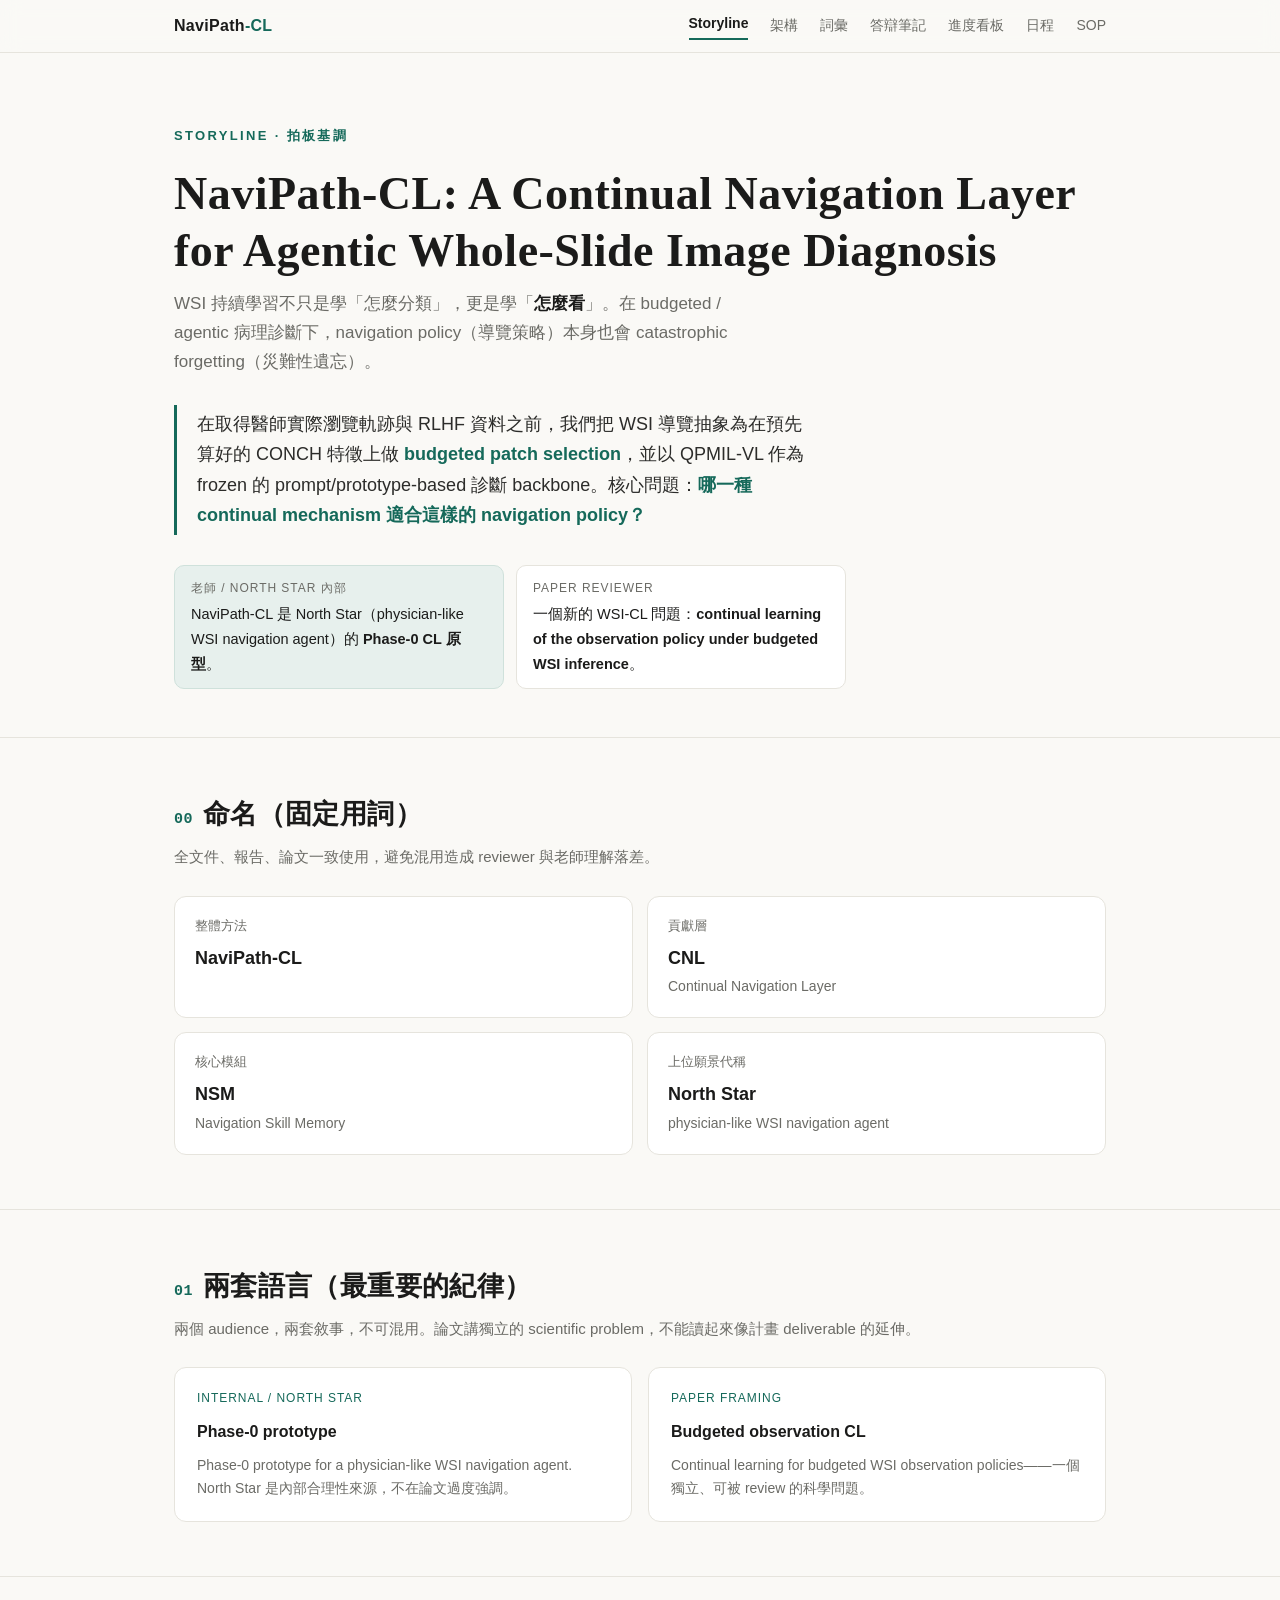
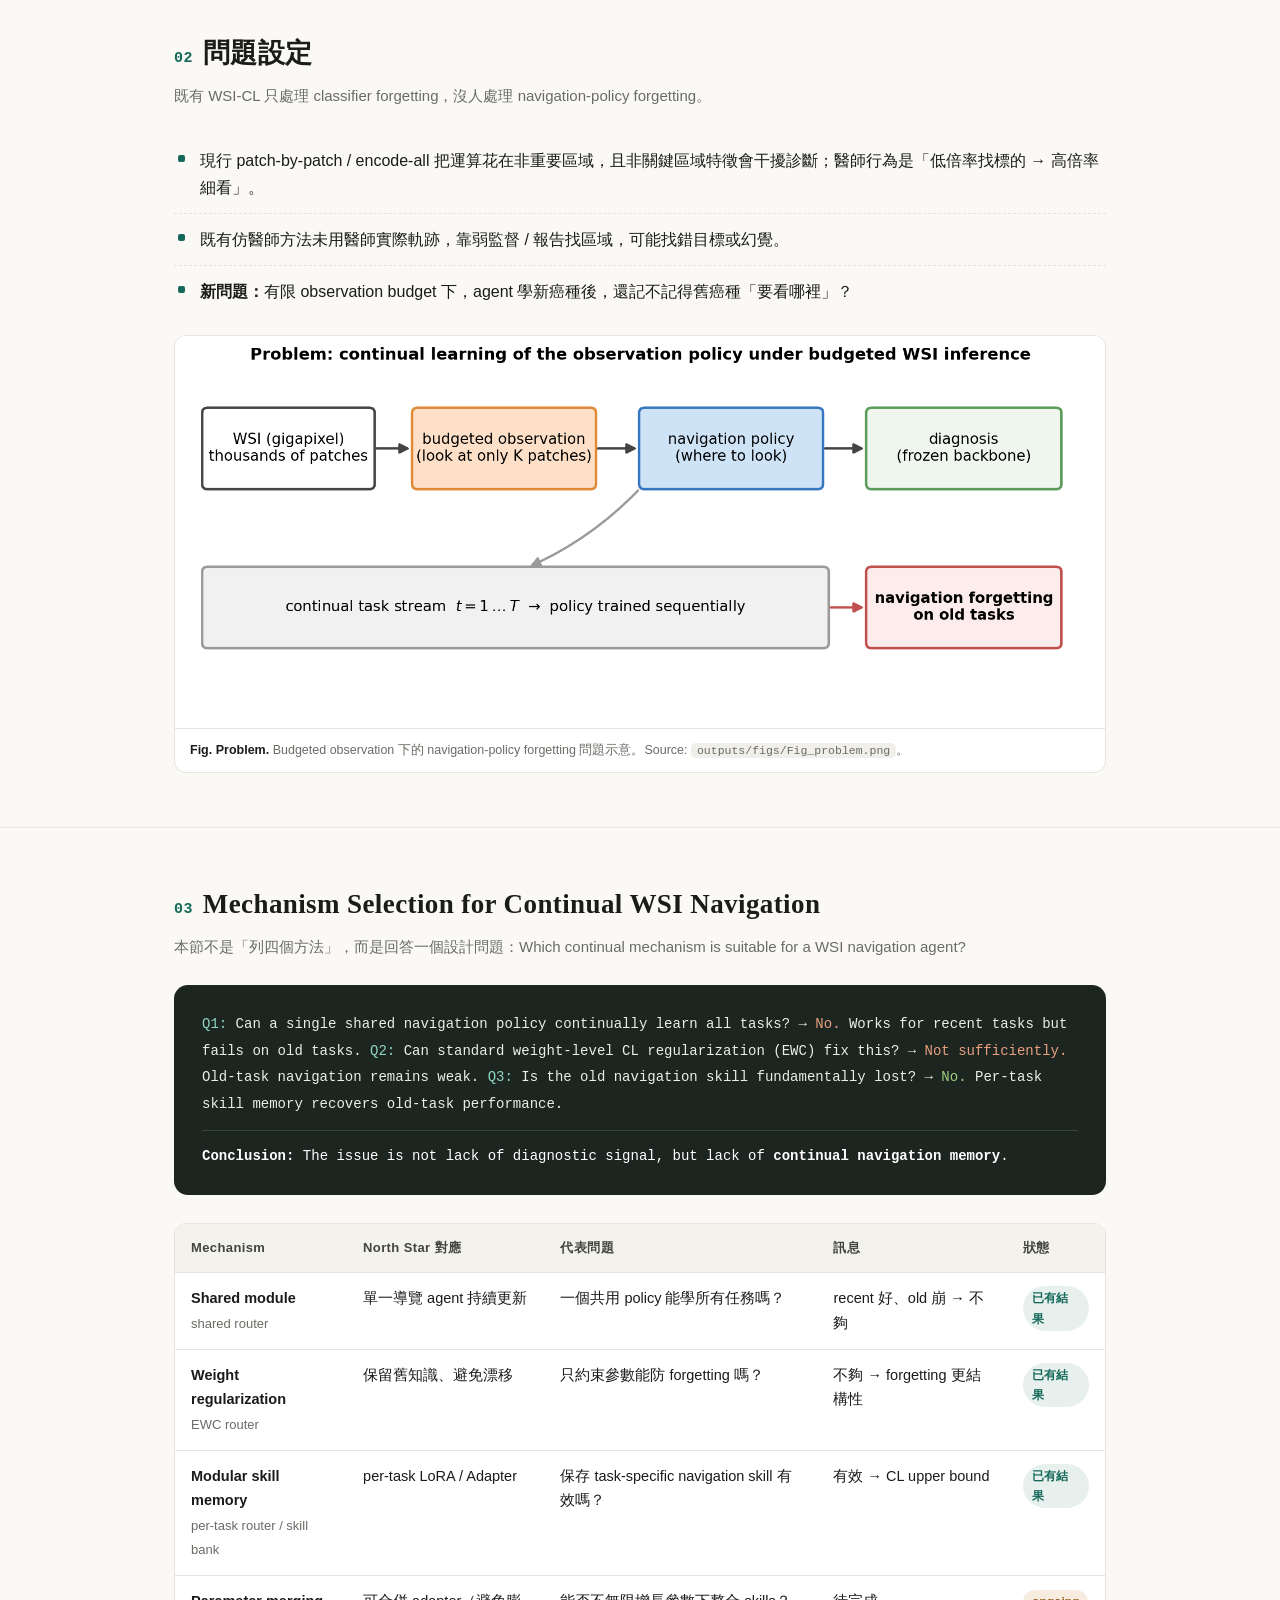
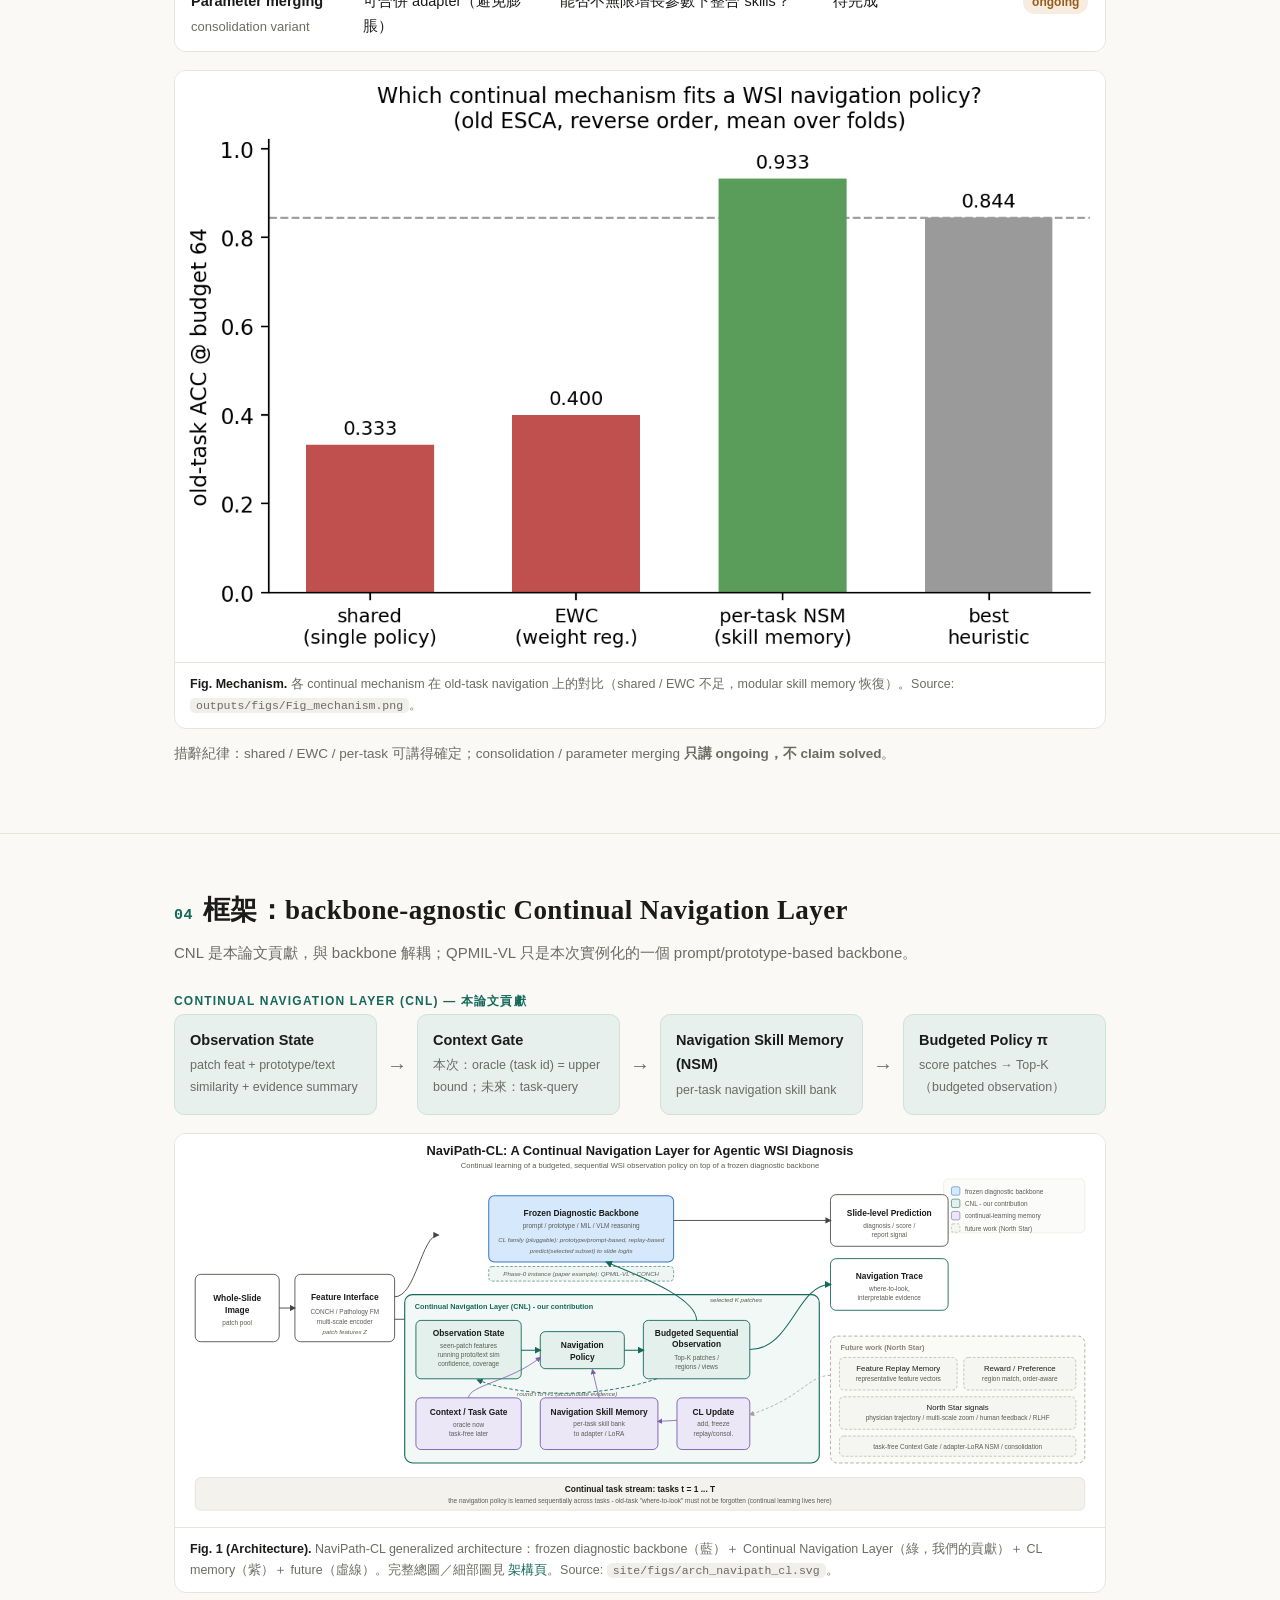
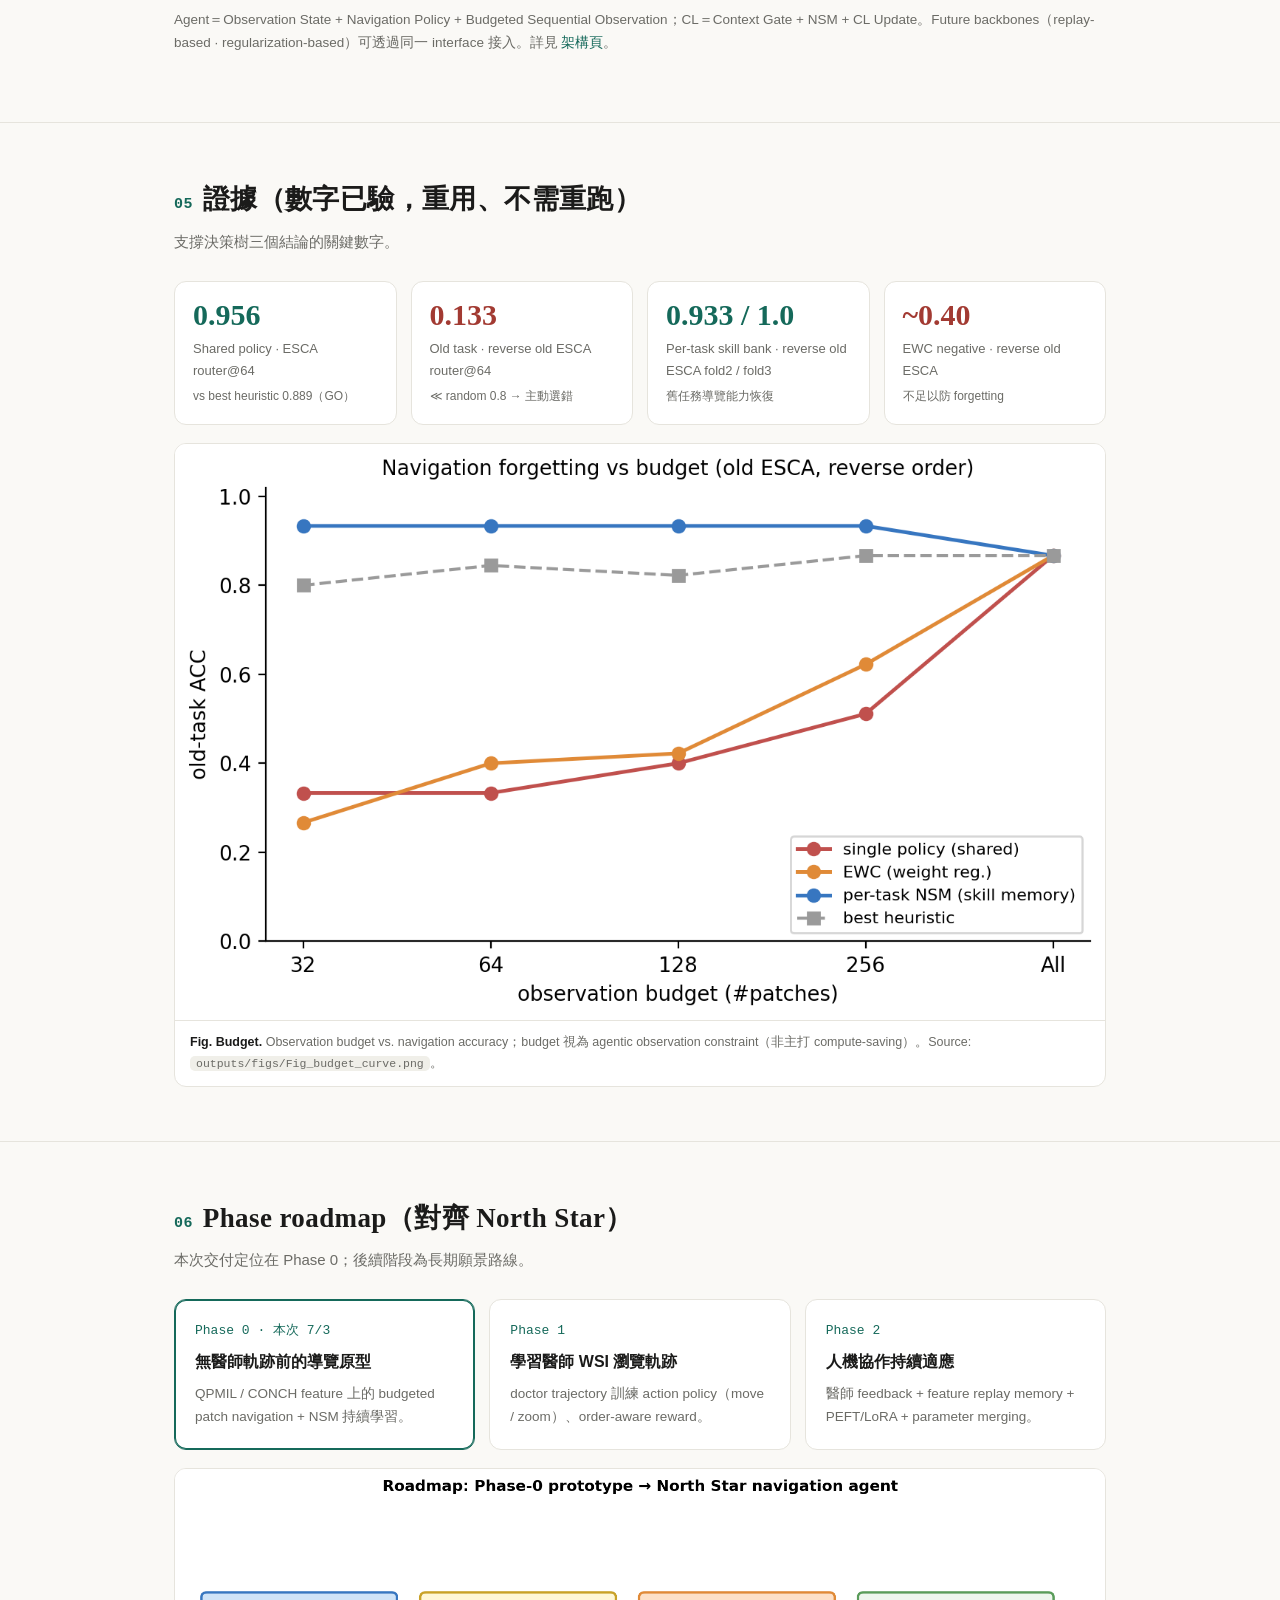
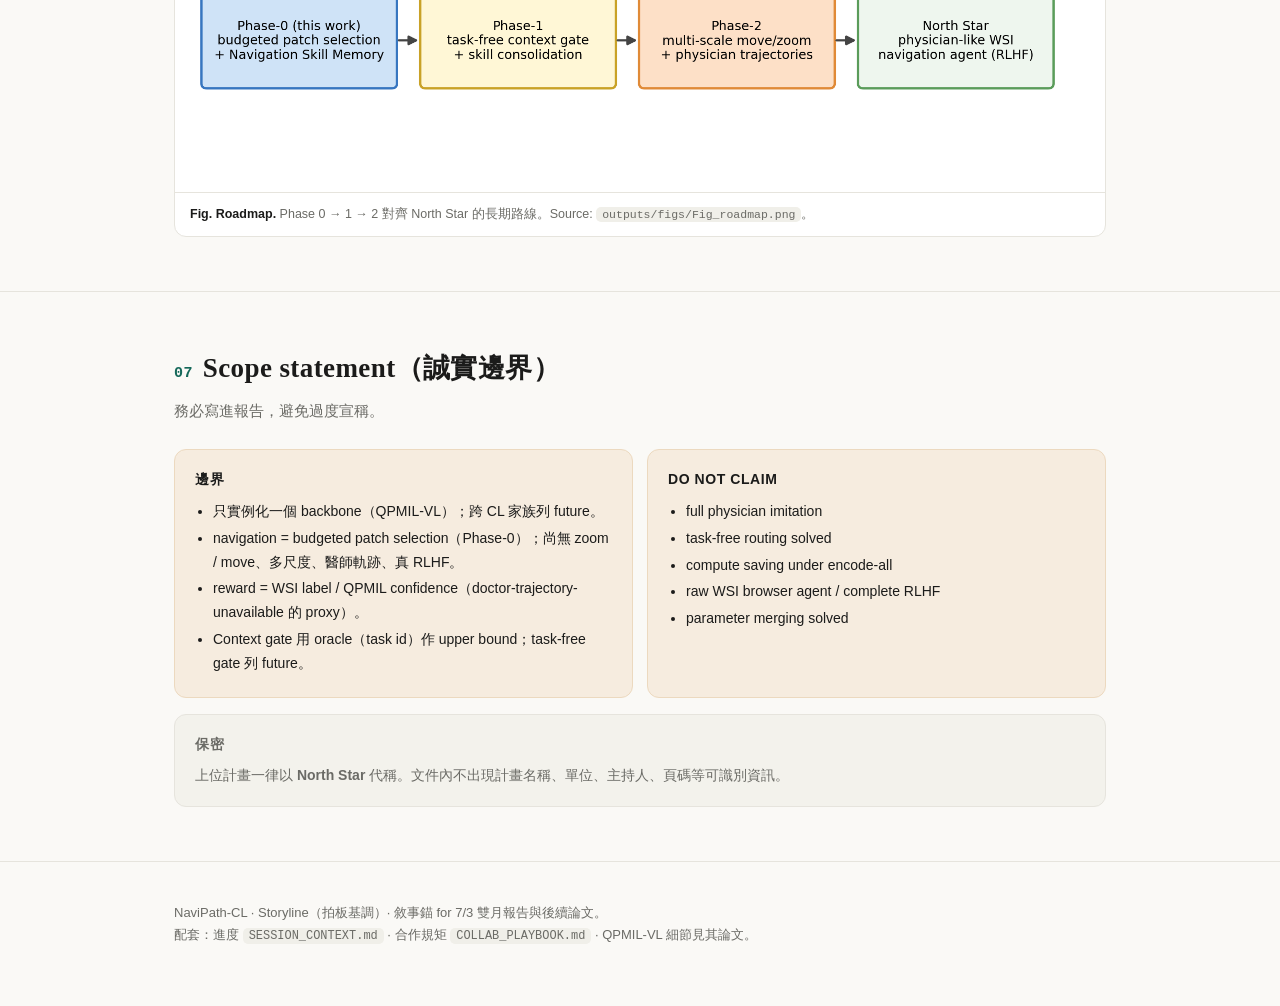
<file: site/index.html>
<!DOCTYPE html>
<html lang="zh-Hant">
<head>
<meta charset="UTF-8">
<meta name="viewport" content="width=device-width, initial-scale=1.0">
<title>NaviPath-CL — Storyline</title>
<link rel="stylesheet" href="assets/style.css">
</head>
<body>

<nav>
  <div class="inner">
    <span class="brand">NaviPath<span class="cl">-CL</span></span>
    <a class="link active" href="index.html">Storyline</a>
    <a class="link" href="architecture.html">架構</a>
    <a class="link" href="glossary.html">詞彙</a>
    <a class="link" href="notes.html">答辯筆記</a>
    <a class="link" href="board.html">進度看板</a>
    <a class="link" href="schedule.html">日程</a>
    <a class="link" href="sop.html">SOP</a>
  </div>
</nav>

<header class="hero">
  <div class="wrap">
    <div class="kicker">Storyline · 拍板基調</div>
    <h1 class="title">NaviPath-CL: A Continual Navigation Layer<br>for Agentic Whole-Slide Image Diagnosis</h1>
    <p class="subtitle">WSI 持續學習不只是學「怎麼分類」，更是學「<strong style="color:var(--ink)">怎麼看</strong>」。在 budgeted / agentic 病理診斷下，navigation policy（導覽策略）本身也會 catastrophic forgetting（災難性遺忘）。</p>

    <p class="lede">在取得醫師實際瀏覽軌跡與 RLHF 資料之前，我們把 WSI 導覽抽象為在預先算好的 CONCH 特徵上做 <strong>budgeted patch selection</strong>，並以 QPMIL-VL 作為 frozen 的 prompt/prototype-based 診斷 backbone。核心問題：<strong>哪一種 continual mechanism 適合這樣的 navigation policy？</strong></p>

    <div class="badges">
      <div class="badge alt">
        <div class="h">老師 / North Star 內部</div>
        <div class="b">NaviPath-CL 是 North Star（physician-like WSI navigation agent）的 <strong>Phase-0 CL 原型</strong>。</div>
      </div>
      <div class="badge">
        <div class="h">Paper reviewer</div>
        <div class="b">一個新的 WSI-CL 問題：<strong>continual learning of the observation policy under budgeted WSI inference</strong>。</div>
      </div>
    </div>
  </div>
</header>

<section id="naming">
  <div class="wrap">
    <h2><span class="sec-no">00</span>命名（固定用詞）</h2>
    <p class="sec-sub">全文件、報告、論文一致使用，避免混用造成 reviewer 與老師理解落差。</p>
    <div class="grid2">
      <div class="namecard"><div class="role">整體方法</div><div class="name">NaviPath-CL</div></div>
      <div class="namecard"><div class="role">貢獻層</div><div class="name">CNL<span class="full">Continual Navigation Layer</span></div></div>
      <div class="namecard"><div class="role">核心模組</div><div class="name">NSM<span class="full">Navigation Skill Memory</span></div></div>
      <div class="namecard"><div class="role">上位願景代稱</div><div class="name">North Star<span class="full">physician-like WSI navigation agent</span></div></div>
    </div>
  </div>
</section>

<section id="twolang">
  <div class="wrap">
    <h2><span class="sec-no">01</span>兩套語言（最重要的紀律）</h2>
    <p class="sec-sub">兩個 audience，兩套敘事，不可混用。論文講獨立的 scientific problem，不能讀起來像計畫 deliverable 的延伸。</p>
    <div class="lang">
      <div class="langcard">
        <div class="who">Internal / North Star</div>
        <h3>Phase-0 prototype</h3>
        <p style="margin:0;color:var(--muted);font-size:14px;">Phase-0 prototype for a physician-like WSI navigation agent. North Star 是內部合理性來源，不在論文過度強調。</p>
      </div>
      <div class="langcard">
        <div class="who">Paper framing</div>
        <h3>Budgeted observation CL</h3>
        <p style="margin:0;color:var(--muted);font-size:14px;">Continual learning for budgeted WSI observation policies——一個獨立、可被 review 的科學問題。</p>
      </div>
    </div>
  </div>
</section>

<section id="problem">
  <div class="wrap">
    <h2><span class="sec-no">02</span>問題設定</h2>
    <p class="sec-sub">既有 WSI-CL 只處理 classifier forgetting，沒人處理 navigation-policy forgetting。</p>
    <ul class="clean">
      <li>現行 patch-by-patch / encode-all 把運算花在非重要區域，且非關鍵區域特徵會干擾診斷；醫師行為是「低倍率找標的 → 高倍率細看」。</li>
      <li>既有仿醫師方法未用醫師實際軌跡，靠弱監督 / 報告找區域，可能找錯目標或幻覺。</li>
      <li><span class="q">新問題：</span>有限 observation budget 下，agent 學新癌種後，還記不記得舊癌種「要看哪裡」？</li>
    </ul>
    <figure class="fig">
      <img src="figs/Fig_problem.png" alt="Problem setting figure">
      <figcaption><b>Fig.&nbsp;Problem.</b> Budgeted observation 下的 navigation-policy forgetting 問題示意。Source: <code>outputs/figs/Fig_problem.png</code>。</figcaption>
    </figure>
  </div>
</section>

<section id="mechanism">
  <div class="wrap">
    <h2><span class="sec-no">03</span>Mechanism Selection for Continual WSI Navigation</h2>
    <p class="sec-sub">本節不是「列四個方法」，而是回答一個設計問題：Which continual mechanism is suitable for a WSI navigation agent?</p>

    <div class="tree" style="margin-bottom:28px;">
<span class="q">Q1:</span> Can a single shared navigation policy continually learn all tasks?
     → <span class="no">No.</span> Works for recent tasks but fails on old tasks.
<span class="q">Q2:</span> Can standard weight-level CL regularization (EWC) fix this?
     → <span class="no">Not sufficiently.</span> Old-task navigation remains weak.
<span class="q">Q3:</span> Is the old navigation skill fundamentally lost?
     → <span class="yes">No.</span> Per-task skill memory recovers old-task performance.
<span class="concl"><strong>Conclusion:</strong> The issue is not lack of diagnostic signal,
            but lack of <strong>continual navigation memory</strong>.</span>
    </div>

    <div class="tablewrap">
      <table>
        <thead>
          <tr><th>Mechanism</th><th>North Star 對應</th><th>代表問題</th><th>訊息</th><th>狀態</th></tr>
        </thead>
        <tbody>
          <tr>
            <td><strong>Shared module</strong><br><span style="color:var(--muted);font-size:13px;">shared router</span></td>
            <td>單一導覽 agent 持續更新</td>
            <td>一個共用 policy 能學所有任務嗎？</td>
            <td>recent 好、old 崩 → 不夠</td>
            <td><span class="pill done">已有結果</span></td>
          </tr>
          <tr>
            <td><strong>Weight regularization</strong><br><span style="color:var(--muted);font-size:13px;">EWC router</span></td>
            <td>保留舊知識、避免漂移</td>
            <td>只約束參數能防 forgetting 嗎？</td>
            <td>不夠 → forgetting 更結構性</td>
            <td><span class="pill done">已有結果</span></td>
          </tr>
          <tr>
            <td><strong>Modular skill memory</strong><br><span style="color:var(--muted);font-size:13px;">per-task router / skill bank</span></td>
            <td>per-task LoRA / Adapter</td>
            <td>保存 task-specific navigation skill 有效嗎？</td>
            <td>有效 → CL upper bound</td>
            <td><span class="pill done">已有結果</span></td>
          </tr>
          <tr>
            <td><strong>Parameter merging</strong><br><span style="color:var(--muted);font-size:13px;">consolidation variant</span></td>
            <td>可合併 adapter（避免膨脹）</td>
            <td>能否不無限增長參數下整合 skills？</td>
            <td>待完成</td>
            <td><span class="pill wip">ongoing</span></td>
          </tr>
        </tbody>
      </table>
    </div>
    <figure class="fig">
      <img src="figs/Fig_mechanism.png" alt="Mechanism comparison figure">
      <figcaption><b>Fig.&nbsp;Mechanism.</b> 各 continual mechanism 在 old-task navigation 上的對比（shared / EWC 不足，modular skill memory 恢復）。Source: <code>outputs/figs/Fig_mechanism.png</code>。</figcaption>
    </figure>
    <p style="font-size:13.5px;color:var(--muted);margin-top:14px;">措辭紀律：shared / EWC / per-task 可講得確定；consolidation / parameter merging <strong>只講 ongoing，不 claim solved</strong>。</p>
  </div>
</section>

<section id="arch">
  <div class="wrap">
    <h2><span class="sec-no">04</span>框架：backbone-agnostic Continual Navigation Layer</h2>
    <p class="sec-sub">CNL 是本論文貢獻，與 backbone 解耦；QPMIL-VL 只是本次實例化的一個 prompt/prototype-based backbone。</p>

    <div class="layerlabel">Continual Navigation Layer (CNL) — 本論文貢獻</div>
    <div class="flow" style="margin-bottom:18px;">
      <div class="flowrow">
        <div class="node cnl"><div class="t">Observation State</div><div class="d">patch feat + prototype/text similarity + evidence summary</div></div>
        <div class="arrow">&rarr;</div>
        <div class="node cnl"><div class="t">Context Gate</div><div class="d">本次：oracle (task id) = upper bound；未來：task-query</div></div>
        <div class="arrow">&rarr;</div>
        <div class="node cnl"><div class="t">Navigation Skill Memory (NSM)</div><div class="d">per-task navigation skill bank</div></div>
        <div class="arrow">&rarr;</div>
        <div class="node cnl"><div class="t">Budgeted Policy &pi;</div><div class="d">score patches &rarr; Top-K（budgeted observation）</div></div>
      </div>
    </div>

    <figure class="fig">
      <img src="figs/arch_navipath_cl.svg" alt="NaviPath-CL architecture">
      <figcaption><b>Fig.&nbsp;1 (Architecture).</b> NaviPath-CL generalized architecture：frozen diagnostic backbone（藍）＋ Continual Navigation Layer（綠，我們的貢獻）＋ CL memory（紫）＋ future（虛線）。完整總圖／細部圖見 <a href="architecture.html">架構頁</a>。Source: <code>site/figs/arch_navipath_cl.svg</code>。</figcaption>
    </figure>
    <p style="font-size:13.5px;color:var(--muted);margin-top:16px;">Agent＝Observation State + Navigation Policy + Budgeted Sequential Observation；CL＝Context Gate + NSM + CL Update。Future backbones（replay-based · regularization-based）可透過同一 interface 接入。詳見 <a href="architecture.html">架構頁</a>。</p>
  </div>
</section>

<section id="evidence">
  <div class="wrap">
    <h2><span class="sec-no">05</span>證據（數字已驗，重用、不需重跑）</h2>
    <p class="sec-sub">支撐決策樹三個結論的關鍵數字。</p>
    <div class="stats">
      <div class="stat">
        <div class="num good">0.956</div>
        <div class="lab">Shared policy · ESCA router@64</div>
        <div class="cmp">vs best heuristic 0.889（GO）</div>
      </div>
      <div class="stat">
        <div class="num bad">0.133</div>
        <div class="lab">Old task · reverse old ESCA router@64</div>
        <div class="cmp">&Lt; random 0.8 → 主動選錯</div>
      </div>
      <div class="stat">
        <div class="num good">0.933 / 1.0</div>
        <div class="lab">Per-task skill bank · reverse old ESCA fold2 / fold3</div>
        <div class="cmp">舊任務導覽能力恢復</div>
      </div>
      <div class="stat">
        <div class="num bad">~0.40</div>
        <div class="lab">EWC negative · reverse old ESCA</div>
        <div class="cmp">不足以防 forgetting</div>
      </div>
    </div>
    <figure class="fig">
      <img src="figs/Fig_budget_curve.png" alt="Budget curve figure">
      <figcaption><b>Fig.&nbsp;Budget.</b> Observation budget vs. navigation accuracy；budget 視為 agentic observation constraint（非主打 compute-saving）。Source: <code>outputs/figs/Fig_budget_curve.png</code>。</figcaption>
    </figure>
  </div>
</section>

<section id="roadmap">
  <div class="wrap">
    <h2><span class="sec-no">06</span>Phase roadmap（對齊 North Star）</h2>
    <p class="sec-sub">本次交付定位在 Phase 0；後續階段為長期願景路線。</p>
    <div class="road">
      <div class="phase now">
        <div class="p">Phase 0 · 本次 7/3</div>
        <h4>無醫師軌跡前的導覽原型</h4>
        <p>QPMIL / CONCH feature 上的 budgeted patch navigation + NSM 持續學習。</p>
      </div>
      <div class="phase">
        <div class="p">Phase 1</div>
        <h4>學習醫師 WSI 瀏覽軌跡</h4>
        <p>doctor trajectory 訓練 action policy（move / zoom）、order-aware reward。</p>
      </div>
      <div class="phase">
        <div class="p">Phase 2</div>
        <h4>人機協作持續適應</h4>
        <p>醫師 feedback + feature replay memory + PEFT/LoRA + parameter merging。</p>
      </div>
    </div>
    <figure class="fig">
      <img src="figs/Fig_roadmap.png" alt="Roadmap figure">
      <figcaption><b>Fig.&nbsp;Roadmap.</b> Phase 0 → 1 → 2 對齊 North Star 的長期路線。Source: <code>outputs/figs/Fig_roadmap.png</code>。</figcaption>
    </figure>
  </div>
</section>

<section id="scope">
  <div class="wrap">
    <h2><span class="sec-no">07</span>Scope statement（誠實邊界）</h2>
    <p class="sec-sub">務必寫進報告，避免過度宣稱。</p>
    <div class="grid2">
      <div class="note warn">
        <h4>邊界</h4>
        <ul>
          <li>只實例化一個 backbone（QPMIL-VL）；跨 CL 家族列 future。</li>
          <li>navigation = budgeted patch selection（Phase-0）；尚無 zoom / move、多尺度、醫師軌跡、真 RLHF。</li>
          <li>reward = WSI label / QPMIL confidence（doctor-trajectory-unavailable 的 proxy）。</li>
          <li>Context gate 用 oracle（task id）作 upper bound；task-free gate 列 future。</li>
        </ul>
      </div>
      <div class="note warn">
        <h4>Do not claim</h4>
        <ul>
          <li>full physician imitation</li>
          <li>task-free routing solved</li>
          <li>compute saving under encode-all</li>
          <li>raw WSI browser agent / complete RLHF</li>
          <li>parameter merging solved</li>
        </ul>
      </div>
    </div>
    <div class="note lock" style="margin-top:16px;">
      <h4>保密</h4>
      上位計畫一律以 <strong>North Star</strong> 代稱。文件內不出現計畫名稱、單位、主持人、頁碼等可識別資訊。
    </div>
  </div>
</section>

<footer>
  <div class="wrap">
    NaviPath-CL · Storyline（拍板基調）· 敘事錨 for 7/3 雙月報告與後續論文。<br>
    配套：進度 <code>SESSION_CONTEXT.md</code> · 合作規矩 <code>COLLAB_PLAYBOOK.md</code> · QPMIL-VL 細節見其論文。
  </div>
</footer>

</body>
</html>
</file>
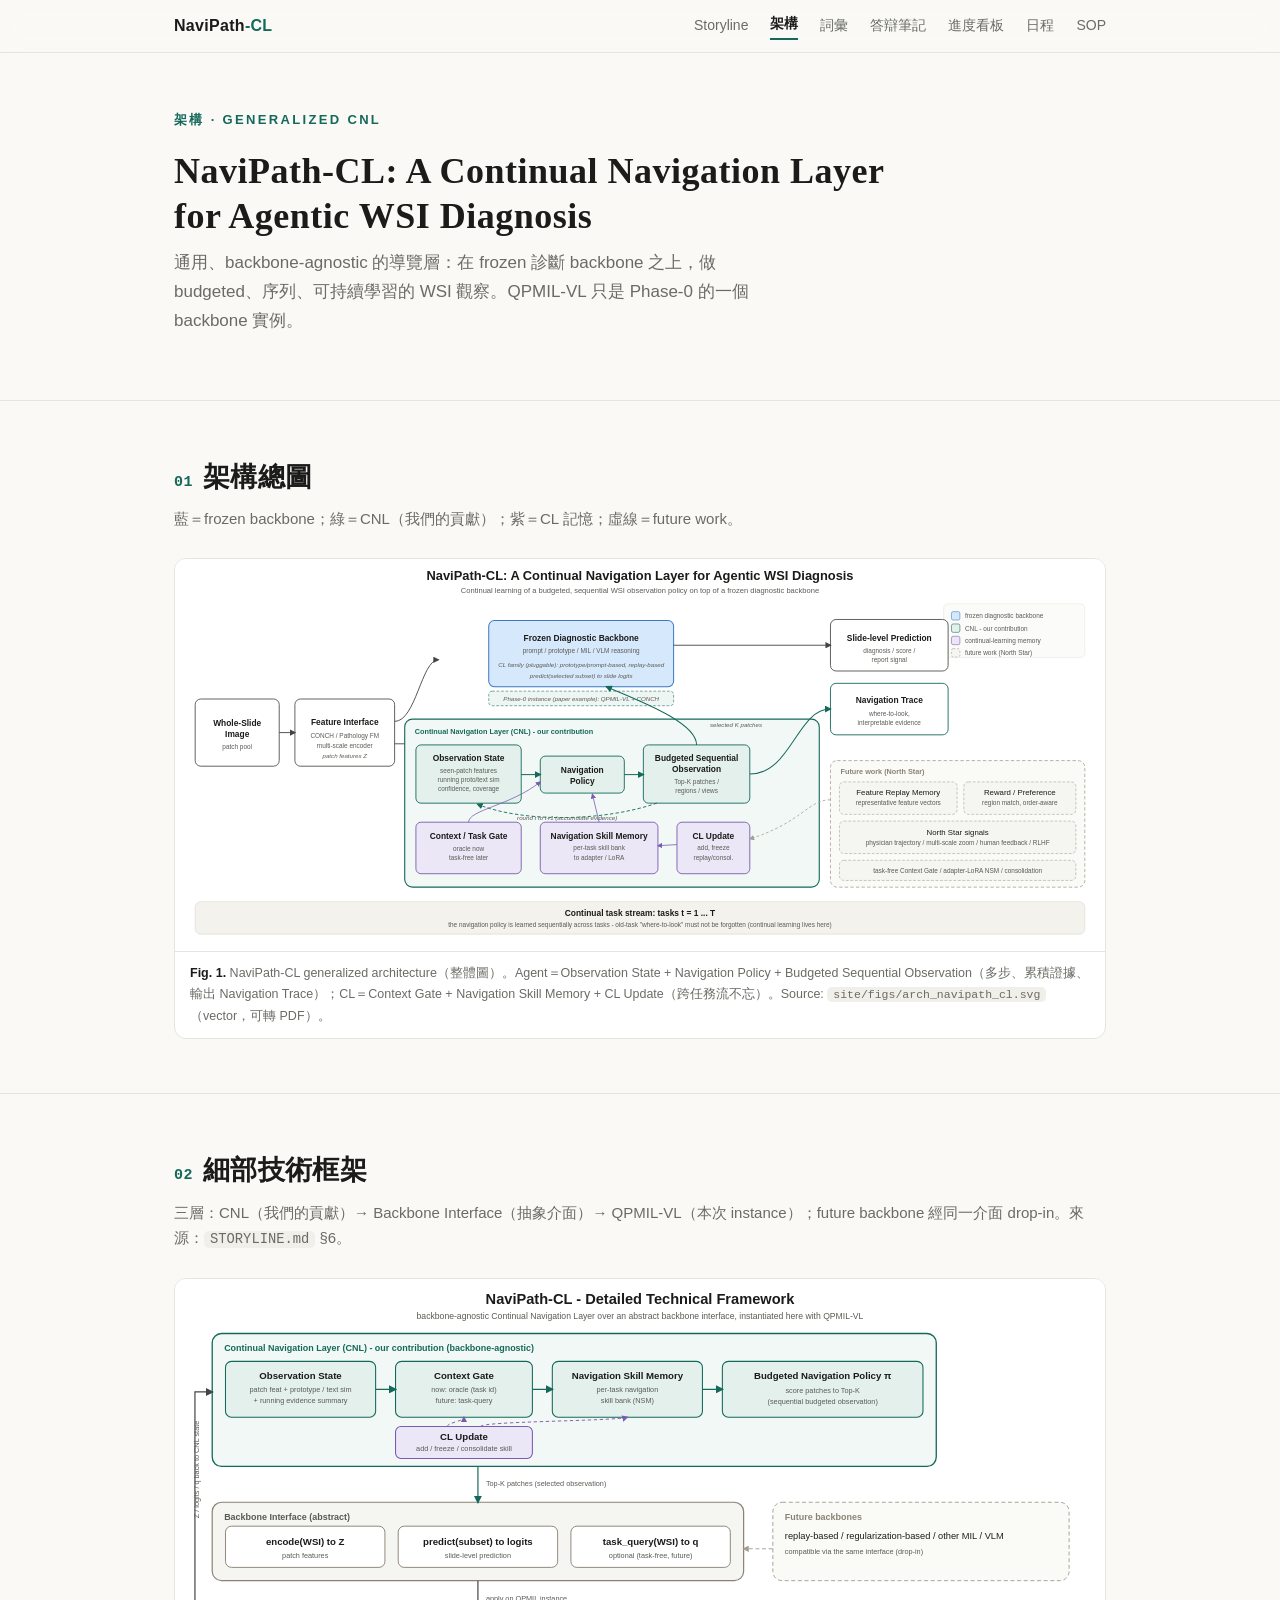
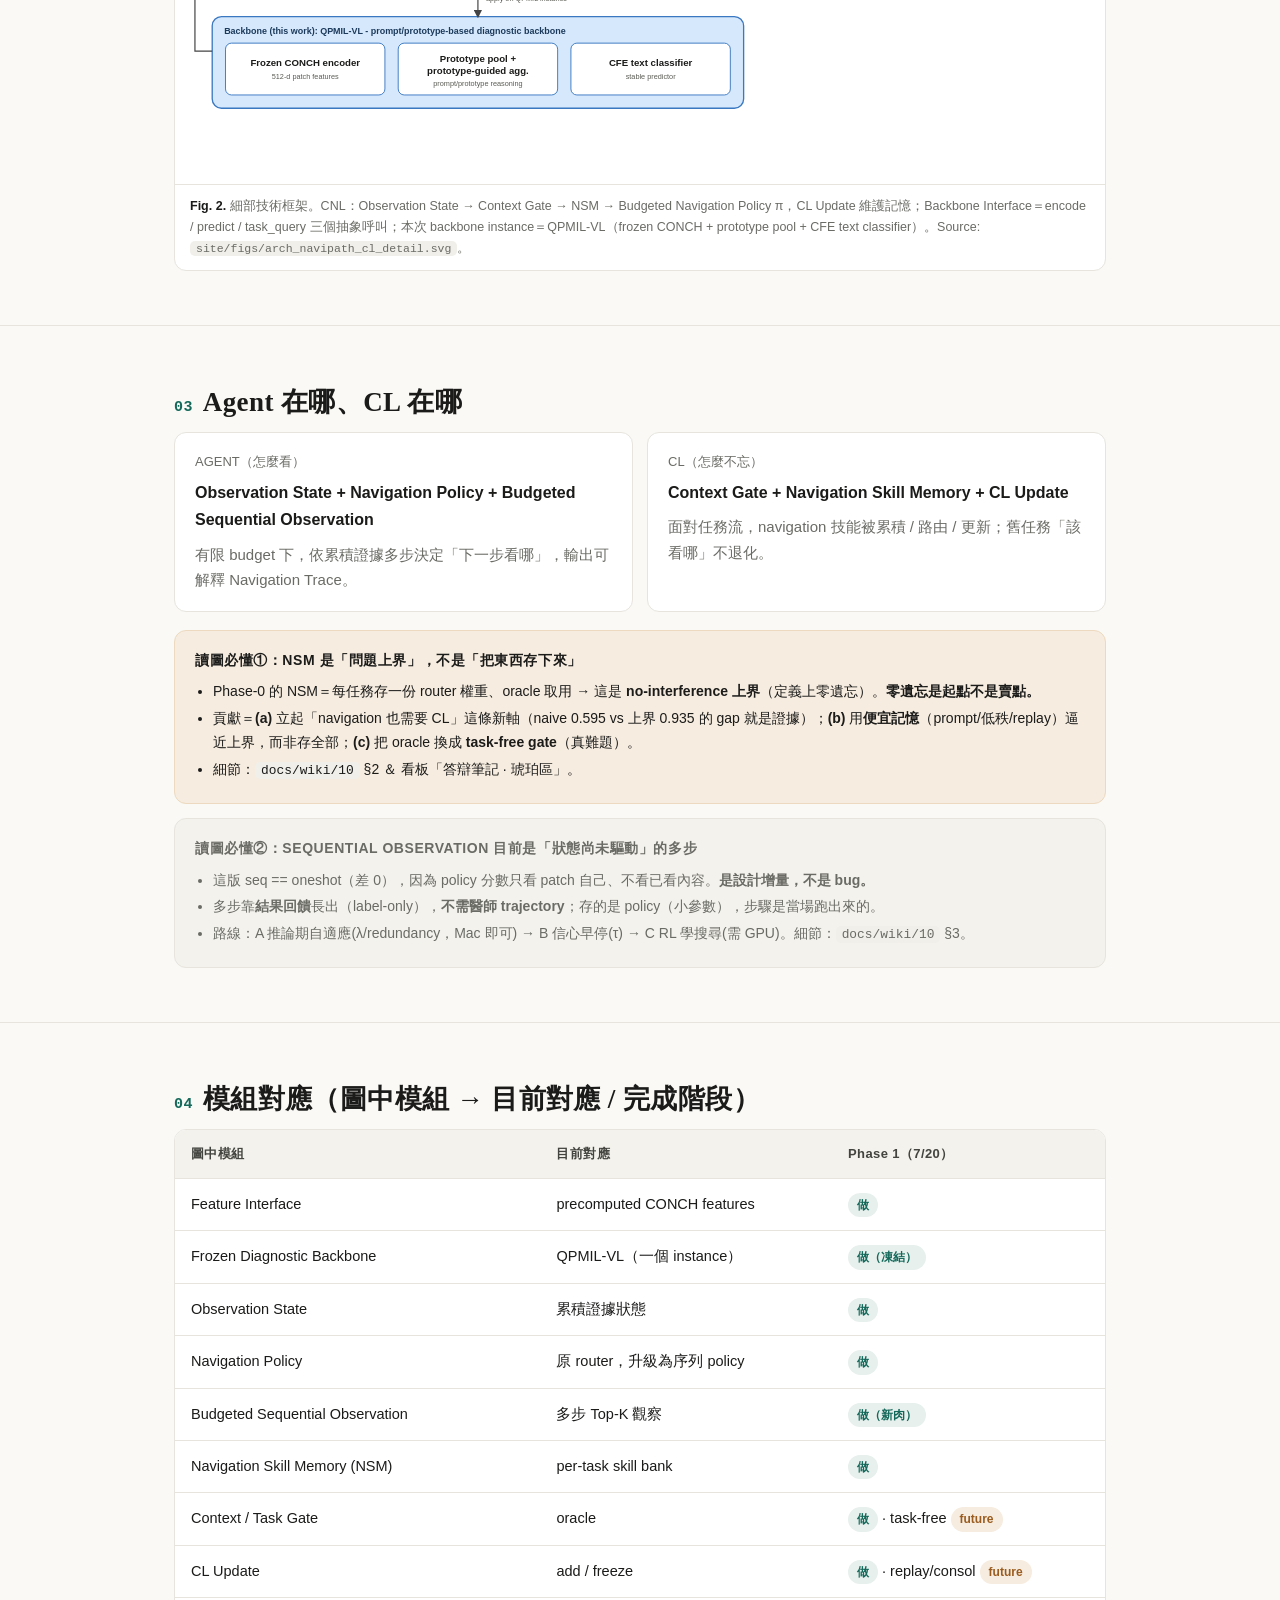
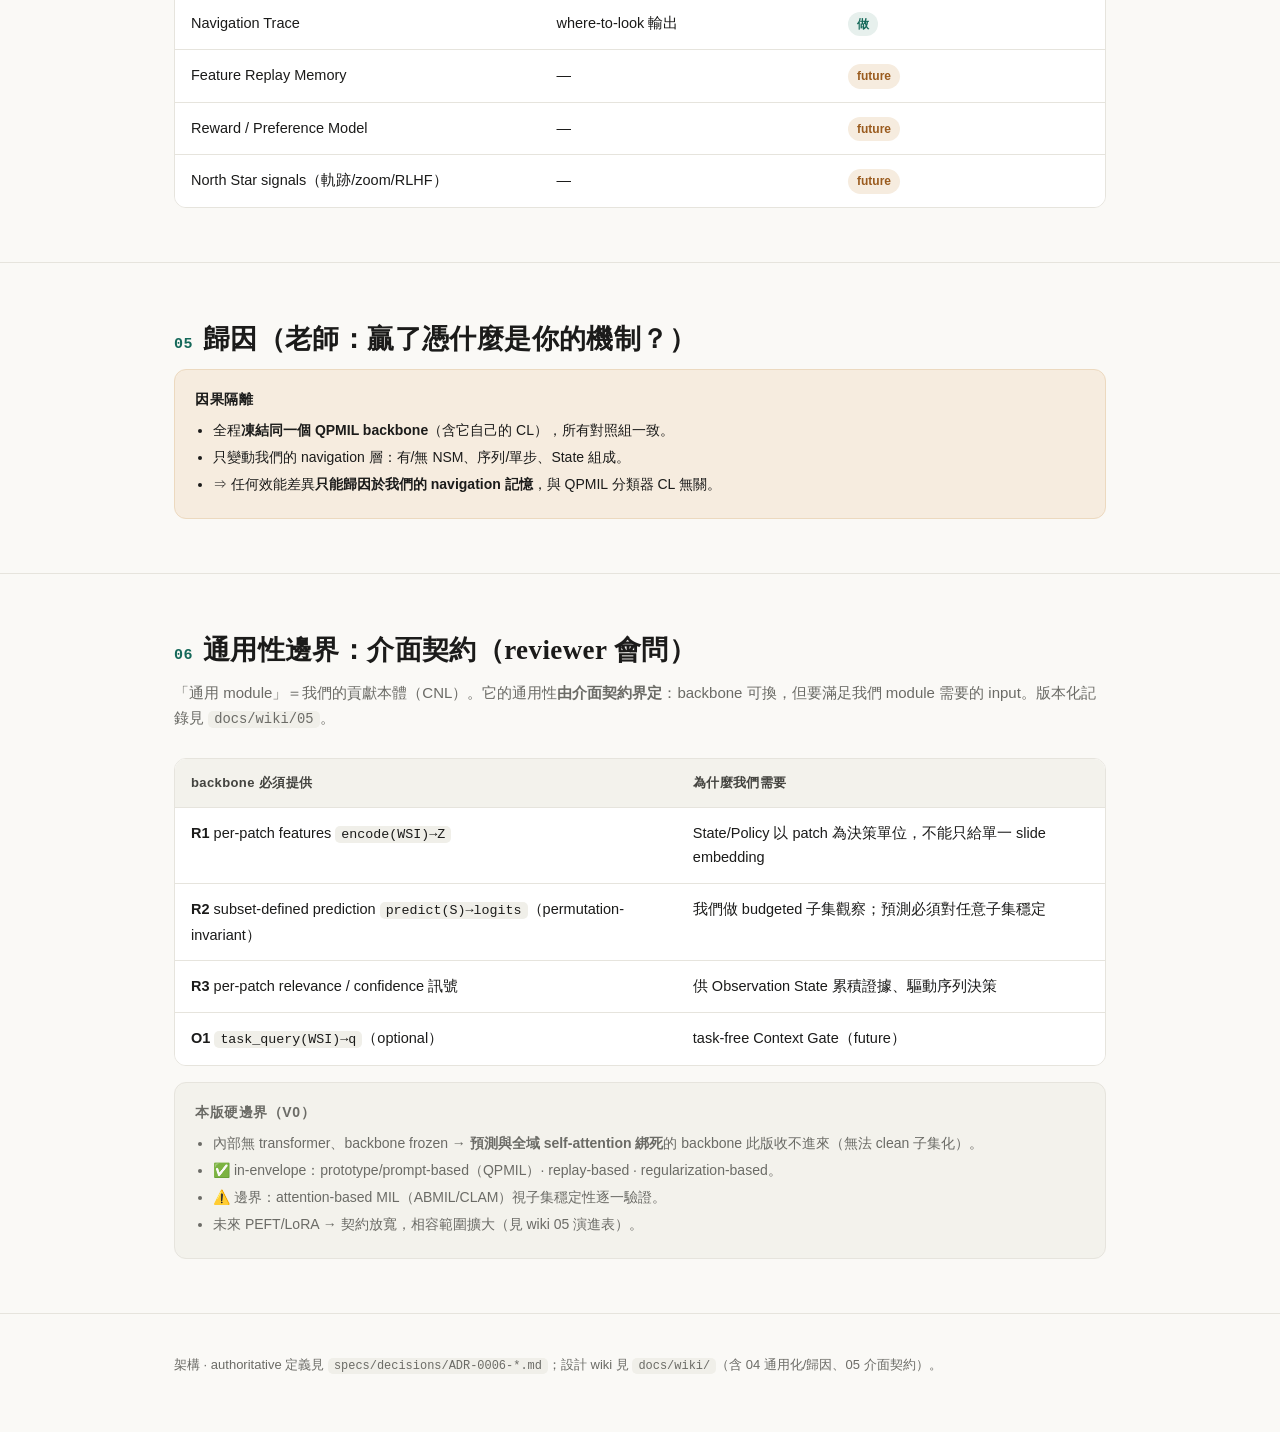
<file: site/architecture.html>
<!DOCTYPE html>
<html lang="zh-Hant">
<head>
<meta charset="UTF-8">
<meta name="viewport" content="width=device-width, initial-scale=1.0">
<title>NaviPath-CL — 架構</title>
<link rel="stylesheet" href="assets/style.css">
</head>
<body>

<nav>
  <div class="inner">
    <span class="brand">NaviPath<span class="cl">-CL</span></span>
    <a class="link" href="index.html">Storyline</a>
    <a class="link active" href="architecture.html">架構</a>
    <a class="link" href="glossary.html">詞彙</a>
    <a class="link" href="notes.html">答辯筆記</a>
    <a class="link" href="board.html">進度看板</a>
    <a class="link" href="schedule.html">日程</a>
    <a class="link" href="sop.html">SOP</a>
  </div>
</nav>

<header class="hero compact">
  <div class="wrap">
    <div class="kicker">架構 · Generalized CNL</div>
    <h1 class="title sm">NaviPath-CL: A Continual Navigation Layer<br>for Agentic WSI Diagnosis</h1>
    <p class="subtitle">通用、backbone-agnostic 的導覽層：在 frozen 診斷 backbone 之上，做 budgeted、序列、可持續學習的 WSI 觀察。QPMIL-VL 只是 Phase-0 的一個 backbone 實例。</p>
  </div>
</header>

<section>
  <div class="wrap">
    <h2><span class="sec-no">01</span>架構總圖</h2>
    <p class="sec-sub">藍＝frozen backbone；綠＝CNL（我們的貢獻）；紫＝CL 記憶；虛線＝future work。</p>
    <figure class="fig">
      <img src="figs/arch_navipath_cl.svg" alt="NaviPath-CL generalized architecture">
      <figcaption><b>Fig. 1.</b> NaviPath-CL generalized architecture（整體圖）。Agent＝Observation State + Navigation Policy + Budgeted Sequential Observation（多步、累積證據、輸出 Navigation Trace）；CL＝Context Gate + Navigation Skill Memory + CL Update（跨任務流不忘）。Source: <code>site/figs/arch_navipath_cl.svg</code>（vector，可轉 PDF）。</figcaption>
    </figure>
  </div>
</section>

<section>
  <div class="wrap">
    <h2><span class="sec-no">02</span>細部技術框架</h2>
    <p class="sec-sub">三層：CNL（我們的貢獻）→ Backbone Interface（抽象介面）→ QPMIL-VL（本次 instance）；future backbone 經同一介面 drop-in。來源：<code>STORYLINE.md</code> §6。</p>
    <figure class="fig">
      <img src="figs/arch_navipath_cl_detail.svg" alt="NaviPath-CL detailed technical framework">
      <figcaption><b>Fig. 2.</b> 細部技術框架。CNL：Observation State → Context Gate → NSM → Budgeted Navigation Policy π，CL Update 維護記憶；Backbone Interface＝encode / predict / task_query 三個抽象呼叫；本次 backbone instance＝QPMIL-VL（frozen CONCH + prototype pool + CFE text classifier）。Source: <code>site/figs/arch_navipath_cl_detail.svg</code>。</figcaption>
    </figure>
  </div>
</section>

<section>
  <div class="wrap">
    <h2><span class="sec-no">03</span>Agent 在哪、CL 在哪</h2>
    <div class="grid2">
      <div class="namecard">
        <div class="role">AGENT（怎麼看）</div>
        <div class="name" style="font-size:16px">Observation State + Navigation Policy + Budgeted Sequential Observation</div>
        <p class="sec-sub" style="margin:8px 0 0">有限 budget 下，依累積證據多步決定「下一步看哪」，輸出可解釋 Navigation Trace。</p>
      </div>
      <div class="namecard">
        <div class="role">CL（怎麼不忘）</div>
        <div class="name" style="font-size:16px">Context Gate + Navigation Skill Memory + CL Update</div>
        <p class="sec-sub" style="margin:8px 0 0">面對任務流，navigation 技能被累積 / 路由 / 更新；舊任務「該看哪」不退化。</p>
      </div>
    </div>

    <div class="note warn" style="margin-top:18px">
      <h4>讀圖必懂①：NSM 是「問題上界」，不是「把東西存下來」</h4>
      <ul>
        <li>Phase-0 的 NSM＝每任務存一份 router 權重、oracle 取用 → 這是 <strong>no-interference 上界</strong>（定義上零遺忘）。<strong>零遺忘是起點不是賣點。</strong></li>
        <li>貢獻＝<strong>(a)</strong> 立起「navigation 也需要 CL」這條新軸（naive 0.595 vs 上界 0.935 的 gap 就是證據）；<strong>(b)</strong> 用<strong>便宜記憶</strong>（prompt/低秩/replay）逼近上界，而非存全部；<strong>(c)</strong> 把 oracle 換成 <strong>task-free gate</strong>（真難題）。</li>
        <li>細節：<code>docs/wiki/10</code> §2 ＆ 看板「答辯筆記 · 琥珀區」。</li>
      </ul>
    </div>
    <div class="note lock" style="margin-top:14px">
      <h4>讀圖必懂②：Sequential Observation 目前是「狀態尚未驅動」的多步</h4>
      <ul>
        <li>這版 seq == oneshot（差 0），因為 policy 分數只看 patch 自己、不看已看內容。<strong>是設計增量，不是 bug。</strong></li>
        <li>多步靠<strong>結果回饋</strong>長出（label-only），<strong>不需醫師 trajectory</strong>；存的是 policy（小參數），步驟是當場跑出來的。</li>
        <li>路線：A 推論期自適應(λ/redundancy，Mac 即可) → B 信心早停(τ) → C RL 學搜尋(需 GPU)。細節：<code>docs/wiki/10</code> §3。</li>
      </ul>
    </div>
  </div>
</section>

<section>
  <div class="wrap">
    <h2><span class="sec-no">04</span>模組對應（圖中模組 → 目前對應 / 完成階段）</h2>
    <div class="tablewrap">
      <table>
        <thead><tr><th>圖中模組</th><th>目前對應</th><th>Phase 1（7/20）</th></tr></thead>
        <tbody>
          <tr><td>Feature Interface</td><td>precomputed CONCH features</td><td><span class="pill done">做</span></td></tr>
          <tr><td>Frozen Diagnostic Backbone</td><td>QPMIL-VL（一個 instance）</td><td><span class="pill done">做（凍結）</span></td></tr>
          <tr><td>Observation State</td><td>累積證據狀態</td><td><span class="pill done">做</span></td></tr>
          <tr><td>Navigation Policy</td><td>原 router，升級為序列 policy</td><td><span class="pill done">做</span></td></tr>
          <tr><td>Budgeted Sequential Observation</td><td>多步 Top-K 觀察</td><td><span class="pill done">做（新肉）</span></td></tr>
          <tr><td>Navigation Skill Memory (NSM)</td><td>per-task skill bank</td><td><span class="pill done">做</span></td></tr>
          <tr><td>Context / Task Gate</td><td>oracle</td><td><span class="pill done">做</span> · task-free <span class="pill wip">future</span></td></tr>
          <tr><td>CL Update</td><td>add / freeze</td><td><span class="pill done">做</span> · replay/consol <span class="pill wip">future</span></td></tr>
          <tr><td>Navigation Trace</td><td>where-to-look 輸出</td><td><span class="pill done">做</span></td></tr>
          <tr><td>Feature Replay Memory</td><td>—</td><td><span class="pill wip">future</span></td></tr>
          <tr><td>Reward / Preference Model</td><td>—</td><td><span class="pill wip">future</span></td></tr>
          <tr><td>North Star signals（軌跡/zoom/RLHF）</td><td>—</td><td><span class="pill wip">future</span></td></tr>
        </tbody>
      </table>
    </div>
  </div>
</section>

<section>
  <div class="wrap">
    <h2><span class="sec-no">05</span>歸因（老師：贏了憑什麼是你的機制？）</h2>
    <div class="note warn">
      <h4>因果隔離</h4>
      <ul>
        <li>全程<strong>凍結同一個 QPMIL backbone</strong>（含它自己的 CL），所有對照組一致。</li>
        <li>只變動我們的 navigation 層：有/無 NSM、序列/單步、State 組成。</li>
        <li>⇒ 任何效能差異<strong>只能歸因於我們的 navigation 記憶</strong>，與 QPMIL 分類器 CL 無關。</li>
      </ul>
    </div>
  </div>
</section>

<section>
  <div class="wrap">
    <h2><span class="sec-no">06</span>通用性邊界：介面契約（reviewer 會問）</h2>
    <p class="sec-sub">「通用 module」＝我們的貢獻本體（CNL）。它的通用性<strong>由介面契約界定</strong>：backbone 可換，但要滿足我們 module 需要的 input。版本化記錄見 <code>docs/wiki/05</code>。</p>
    <div class="tablewrap">
      <table>
        <thead><tr><th>backbone 必須提供</th><th>為什麼我們需要</th></tr></thead>
        <tbody>
          <tr><td><b>R1</b> per-patch features <code>encode(WSI)→Z</code></td><td>State/Policy 以 patch 為決策單位，不能只給單一 slide embedding</td></tr>
          <tr><td><b>R2</b> subset-defined prediction <code>predict(S)→logits</code>（permutation-invariant）</td><td>我們做 budgeted 子集觀察；預測必須對任意子集穩定</td></tr>
          <tr><td><b>R3</b> per-patch relevance / confidence 訊號</td><td>供 Observation State 累積證據、驅動序列決策</td></tr>
          <tr><td><b>O1</b> <code>task_query(WSI)→q</code>（optional）</td><td>task-free Context Gate（future）</td></tr>
        </tbody>
      </table>
    </div>
    <div class="note lock" style="margin-top:16px">
      <h4>本版硬邊界（v0）</h4>
      <ul>
        <li>內部無 transformer、backbone frozen → <strong>預測與全域 self-attention 綁死</strong>的 backbone 此版收不進來（無法 clean 子集化）。</li>
        <li>✅ in-envelope：prototype/prompt-based（QPMIL）· replay-based · regularization-based。</li>
        <li>⚠️ 邊界：attention-based MIL（ABMIL/CLAM）視子集穩定性逐一驗證。</li>
        <li>未來 PEFT/LoRA → 契約放寬，相容範圍擴大（見 wiki 05 演進表）。</li>
      </ul>
    </div>
  </div>
</section>

<footer>
  <div class="wrap">
    架構 · authoritative 定義見 <code>specs/decisions/ADR-0006-*.md</code>；設計 wiki 見 <code>docs/wiki/</code>（含 04 通用化/歸因、05 介面契約）。
  </div>
</footer>

</body>
</html>
</file>
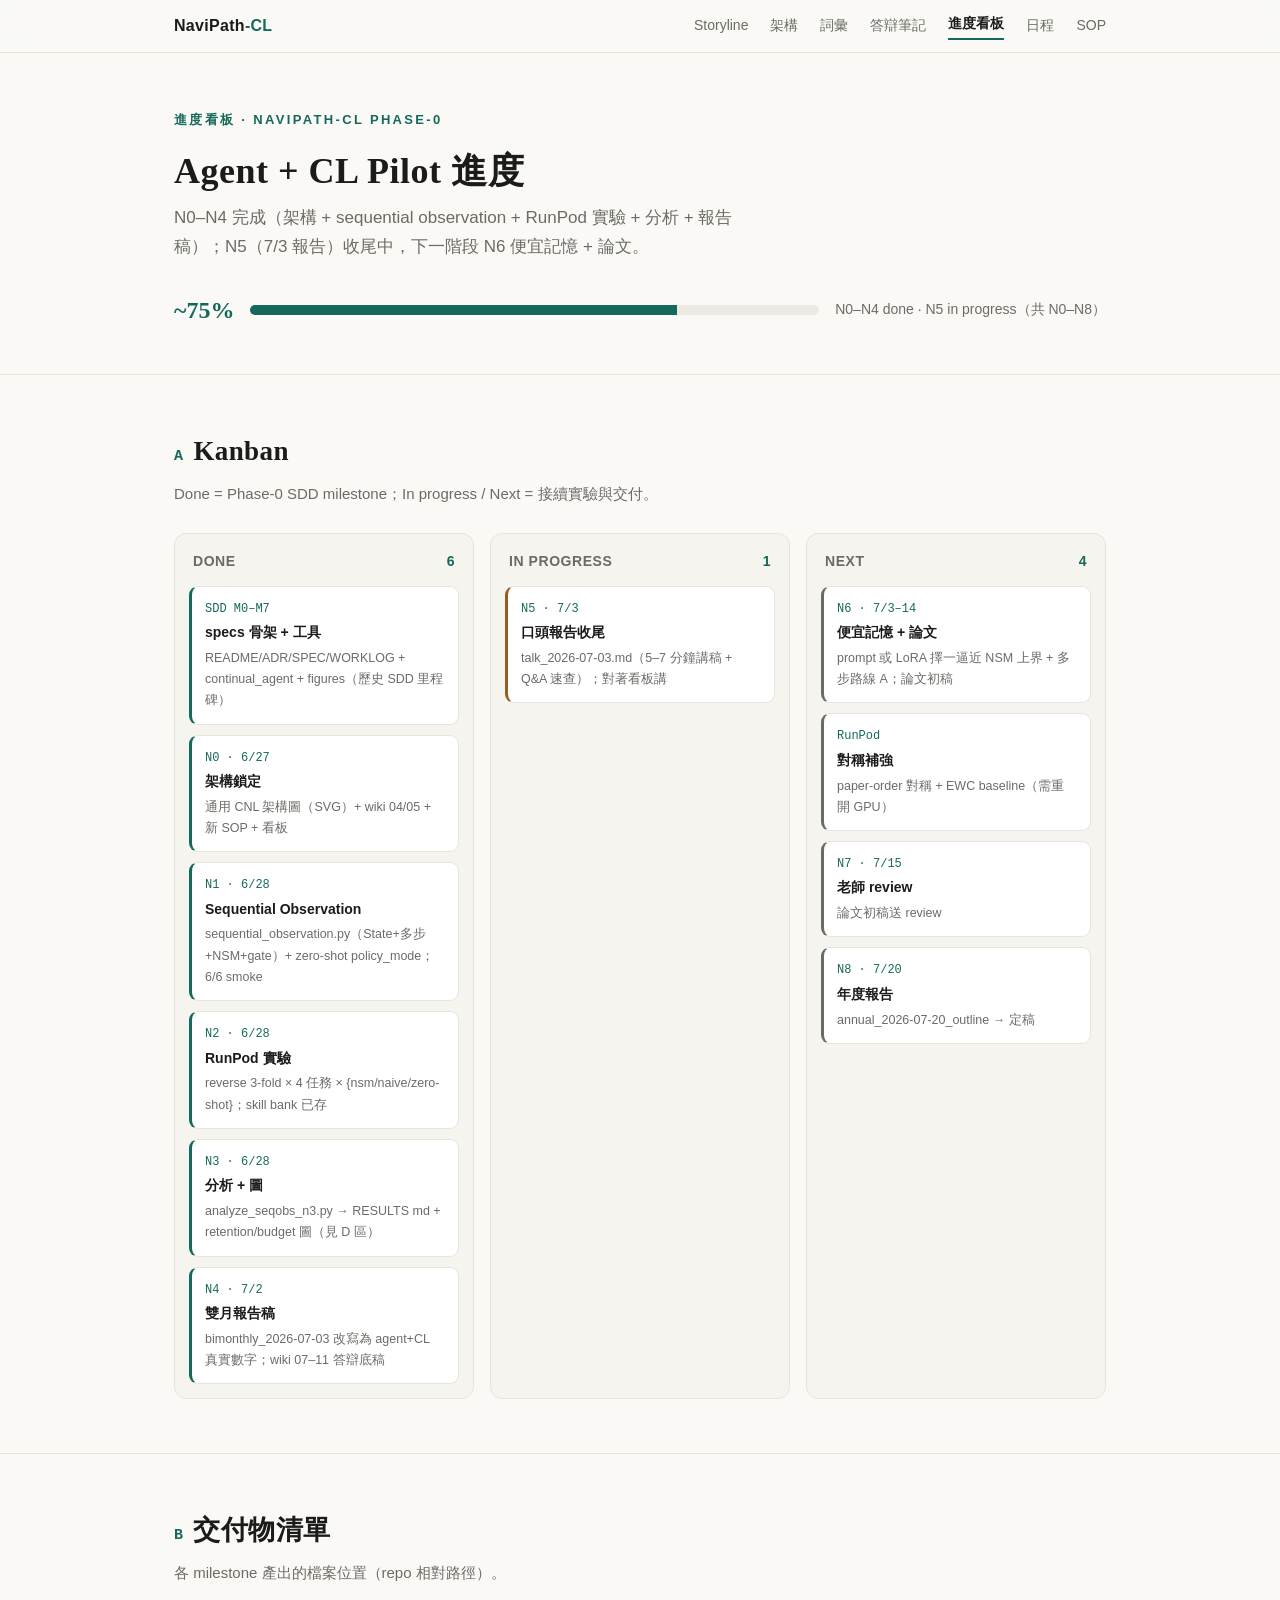
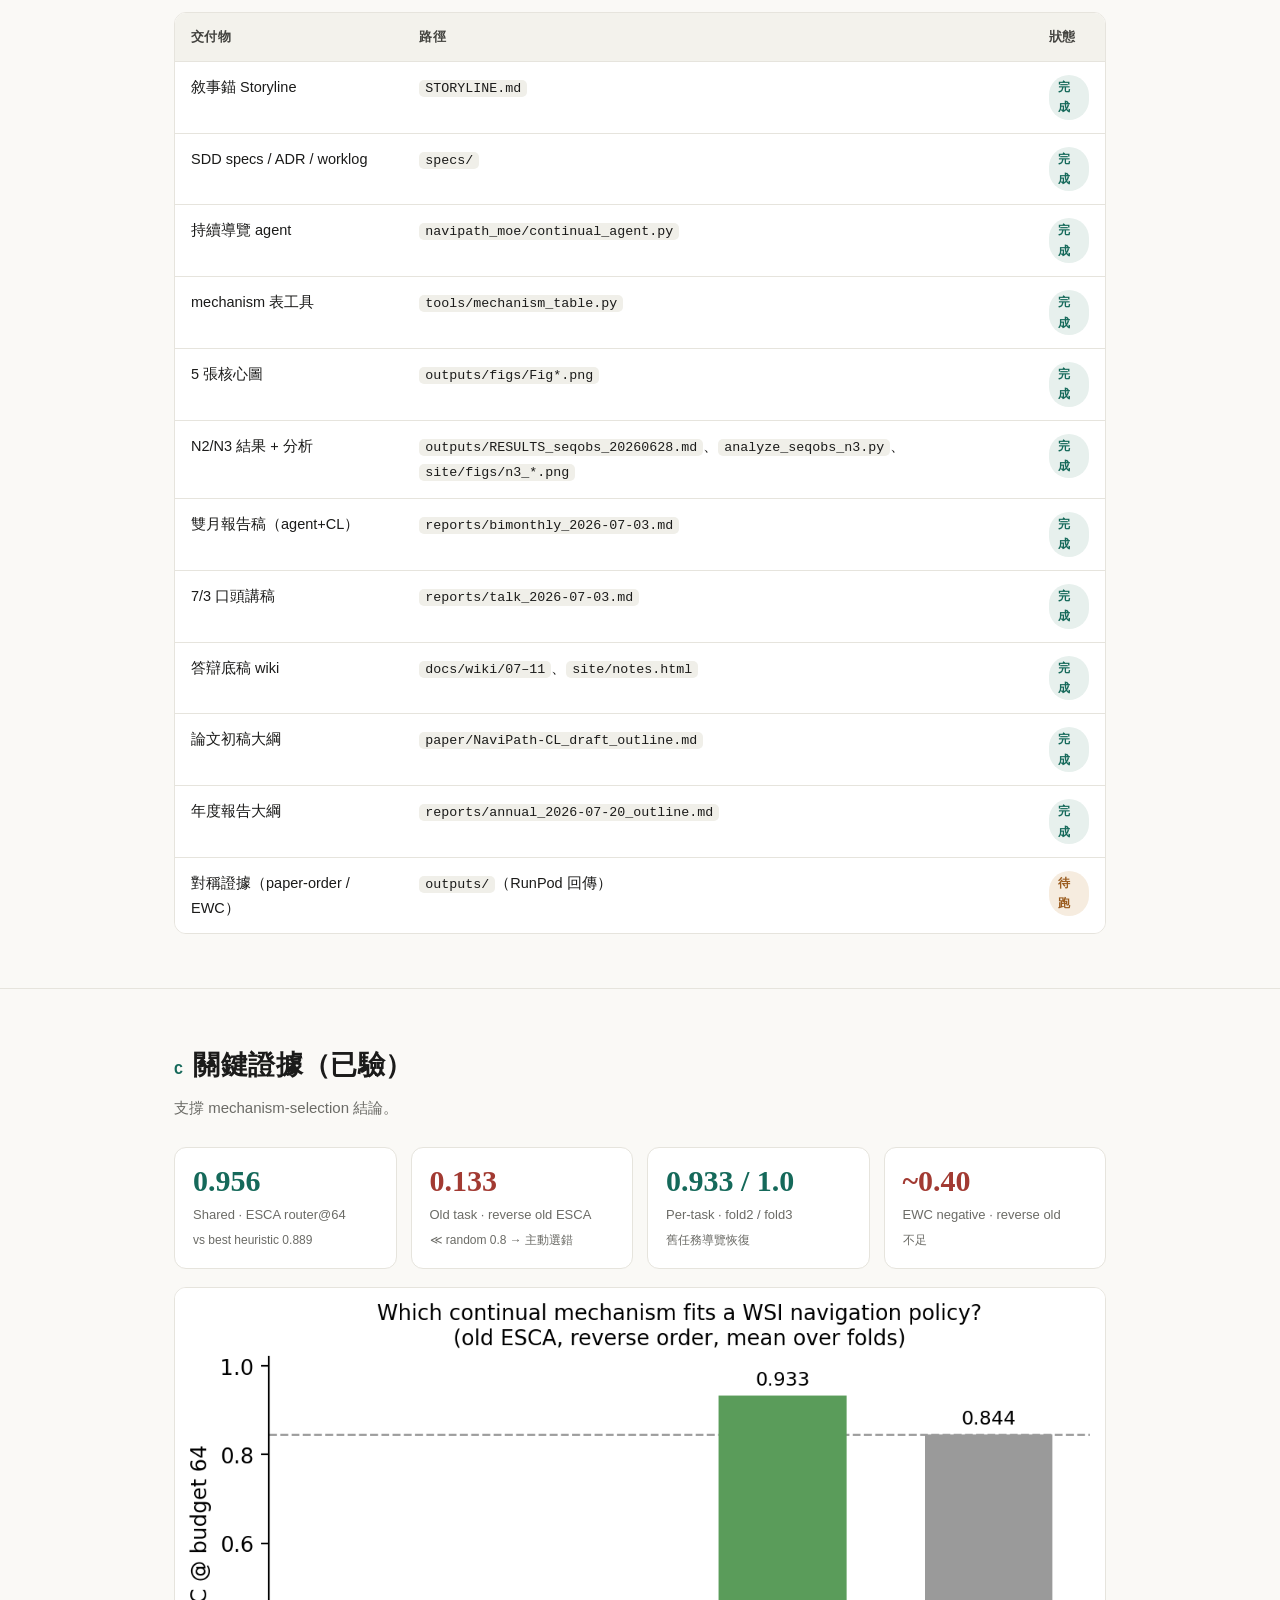
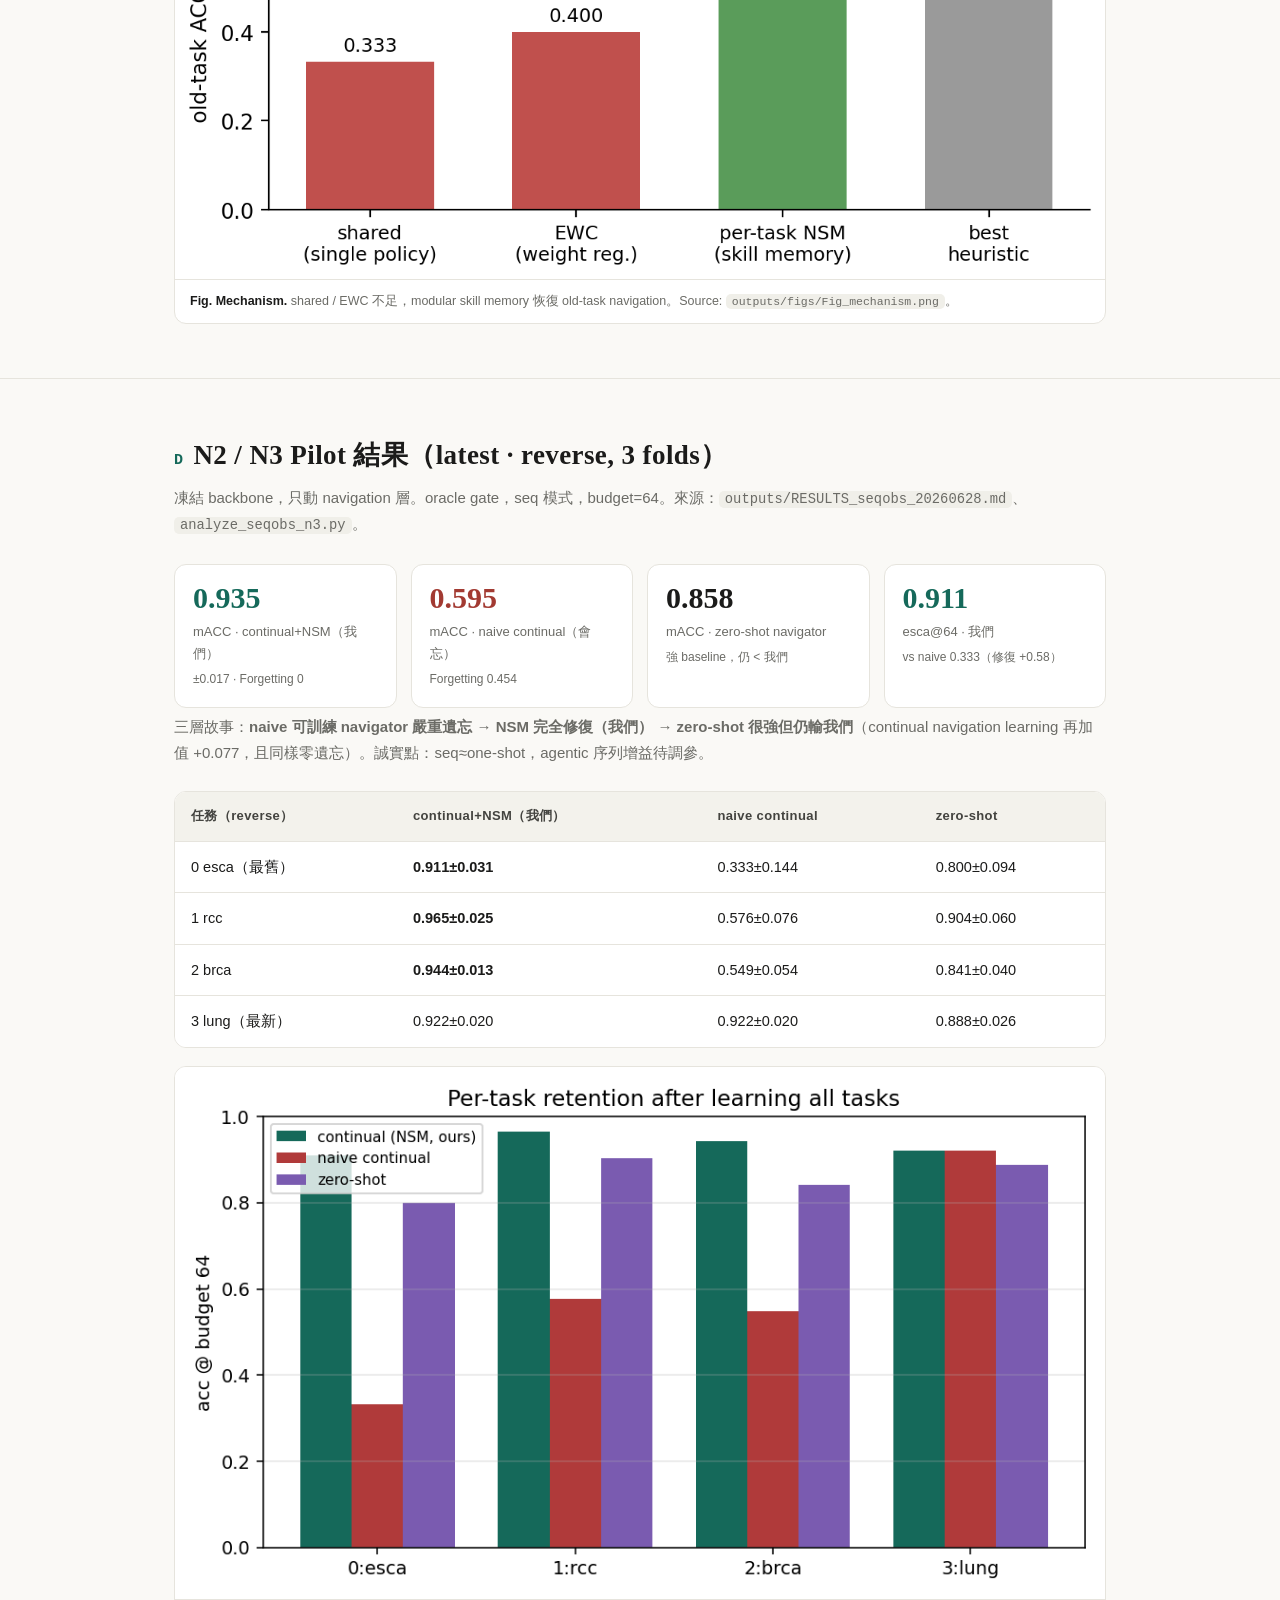
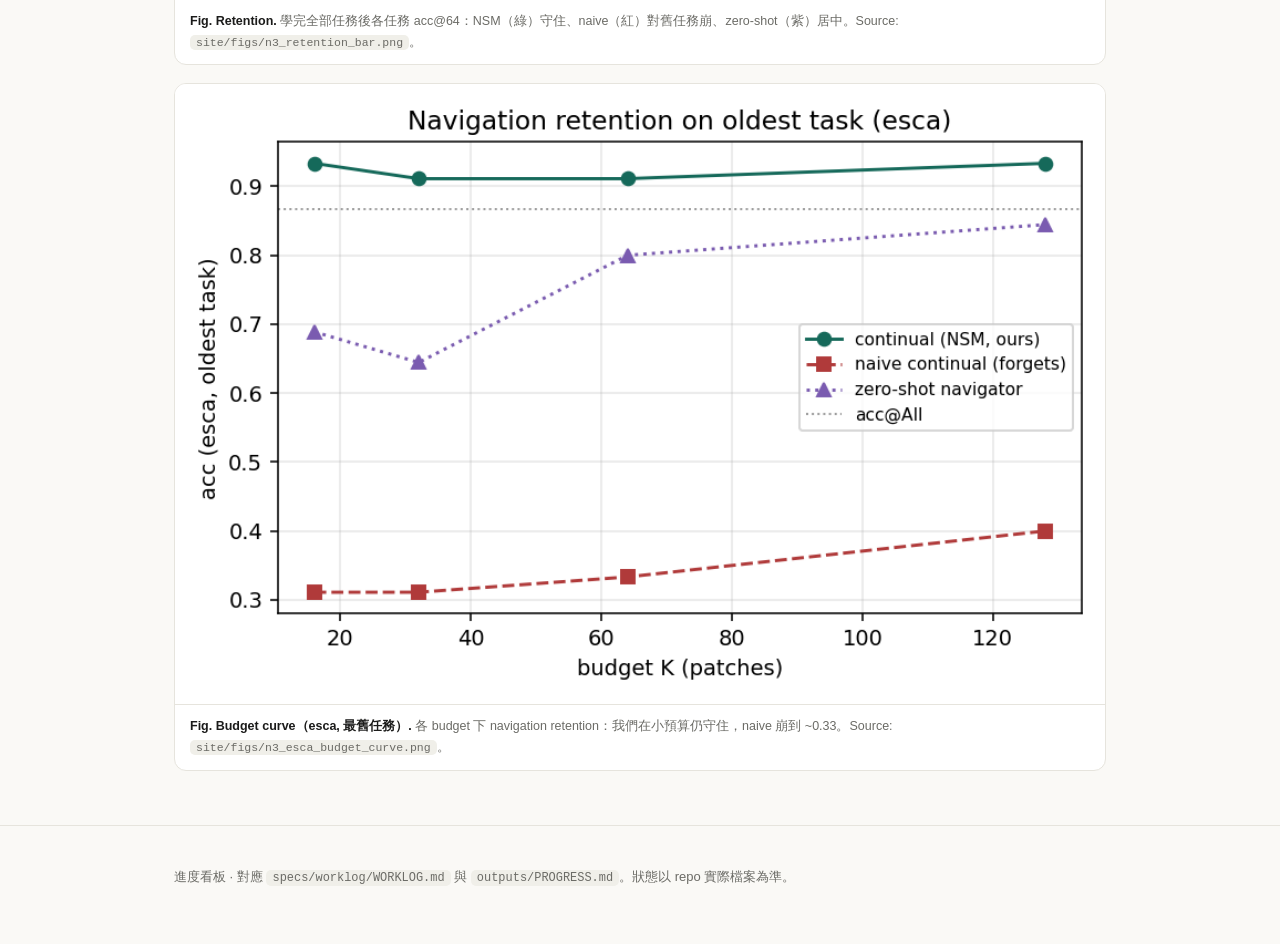
<file: site/board.html>
<!DOCTYPE html>
<html lang="zh-Hant">
<head>
<meta charset="UTF-8">
<meta name="viewport" content="width=device-width, initial-scale=1.0">
<title>NaviPath-CL — 進度看板</title>
<link rel="stylesheet" href="assets/style.css">
</head>
<body>

<nav>
  <div class="inner">
    <span class="brand">NaviPath<span class="cl">-CL</span></span>
    <a class="link" href="index.html">Storyline</a>
    <a class="link" href="architecture.html">架構</a>
    <a class="link" href="glossary.html">詞彙</a>
    <a class="link" href="notes.html">答辯筆記</a>
    <a class="link active" href="board.html">進度看板</a>
    <a class="link" href="schedule.html">日程</a>
    <a class="link" href="sop.html">SOP</a>
  </div>
</nav>

<header class="hero compact">
  <div class="wrap">
    <div class="kicker">進度看板 · NaviPath-CL Phase-0</div>
    <h1 class="title sm">Agent + CL Pilot 進度</h1>
    <p class="subtitle">N0–N4 完成（架構 + sequential observation + RunPod 實驗 + 分析 + 報告稿）；N5（7/3 報告）收尾中，下一階段 N6 便宜記憶 + 論文。</p>
    <div class="progress">
      <span class="pct">~75%</span>
      <div class="track"><div class="fill" style="width:75%"></div></div>
      <span style="color:var(--muted);font-size:14px;">N0–N4 done · N5 in progress（共 N0–N8）</span>
    </div>
  </div>
</header>

<section>
  <div class="wrap">
    <h2><span class="sec-no">A</span>Kanban</h2>
    <p class="sec-sub">Done = Phase-0 SDD milestone；In progress / Next = 接續實驗與交付。</p>
    <div class="kanban">

      <div class="col">
        <h3>Done <span class="n">6</span></h3>
        <div class="task done"><div class="id">SDD M0–M7</div><div class="ti">specs 骨架 + 工具</div><div class="ds">README/ADR/SPEC/WORKLOG + continual_agent + figures（歷史 SDD 里程碑）</div></div>
        <div class="task done"><div class="id">N0 · 6/27</div><div class="ti">架構鎖定</div><div class="ds">通用 CNL 架構圖（SVG）+ wiki 04/05 + 新 SOP + 看板</div></div>
        <div class="task done"><div class="id">N1 · 6/28</div><div class="ti">Sequential Observation</div><div class="ds">sequential_observation.py（State+多步+NSM+gate）+ zero-shot policy_mode；6/6 smoke</div></div>
        <div class="task done"><div class="id">N2 · 6/28</div><div class="ti">RunPod 實驗</div><div class="ds">reverse 3-fold × 4 任務 × {nsm/naive/zero-shot}；skill bank 已存</div></div>
        <div class="task done"><div class="id">N3 · 6/28</div><div class="ti">分析 + 圖</div><div class="ds">analyze_seqobs_n3.py → RESULTS md + retention/budget 圖（見 D 區）</div></div>
        <div class="task done"><div class="id">N4 · 7/2</div><div class="ti">雙月報告稿</div><div class="ds">bimonthly_2026-07-03 改寫為 agent+CL 真實數字；wiki 07–11 答辯底稿</div></div>
      </div>

      <div class="col">
        <h3>In progress <span class="n">1</span></h3>
        <div class="task wip"><div class="id">N5 · 7/3</div><div class="ti">口頭報告收尾</div><div class="ds">talk_2026-07-03.md（5–7 分鐘講稿 + Q&A 速查）；對著看板講</div></div>
      </div>

      <div class="col">
        <h3>Next <span class="n">4</span></h3>
        <div class="task todo"><div class="id">N6 · 7/3–14</div><div class="ti">便宜記憶 + 論文</div><div class="ds">prompt 或 LoRA 擇一逼近 NSM 上界 + 多步路線 A；論文初稿</div></div>
        <div class="task todo"><div class="id">RunPod</div><div class="ti">對稱補強</div><div class="ds">paper-order 對稱 + EWC baseline（需重開 GPU）</div></div>
        <div class="task todo"><div class="id">N7 · 7/15</div><div class="ti">老師 review</div><div class="ds">論文初稿送 review</div></div>
        <div class="task todo"><div class="id">N8 · 7/20</div><div class="ti">年度報告</div><div class="ds">annual_2026-07-20_outline → 定稿</div></div>
      </div>

    </div>
  </div>
</section>

<section>
  <div class="wrap">
    <h2><span class="sec-no">B</span>交付物清單</h2>
    <p class="sec-sub">各 milestone 產出的檔案位置（repo 相對路徑）。</p>
    <div class="tablewrap">
      <table>
        <thead><tr><th>交付物</th><th>路徑</th><th>狀態</th></tr></thead>
        <tbody>
          <tr><td>敘事錨 Storyline</td><td><code>STORYLINE.md</code></td><td><span class="pill done">完成</span></td></tr>
          <tr><td>SDD specs / ADR / worklog</td><td><code>specs/</code></td><td><span class="pill done">完成</span></td></tr>
          <tr><td>持續導覽 agent</td><td><code>navipath_moe/continual_agent.py</code></td><td><span class="pill done">完成</span></td></tr>
          <tr><td>mechanism 表工具</td><td><code>tools/mechanism_table.py</code></td><td><span class="pill done">完成</span></td></tr>
          <tr><td>5 張核心圖</td><td><code>outputs/figs/Fig*.png</code></td><td><span class="pill done">完成</span></td></tr>
          <tr><td>N2/N3 結果 + 分析</td><td><code>outputs/RESULTS_seqobs_20260628.md</code>、<code>analyze_seqobs_n3.py</code>、<code>site/figs/n3_*.png</code></td><td><span class="pill done">完成</span></td></tr>
          <tr><td>雙月報告稿（agent+CL）</td><td><code>reports/bimonthly_2026-07-03.md</code></td><td><span class="pill done">完成</span></td></tr>
          <tr><td>7/3 口頭講稿</td><td><code>reports/talk_2026-07-03.md</code></td><td><span class="pill done">完成</span></td></tr>
          <tr><td>答辯底稿 wiki</td><td><code>docs/wiki/07–11</code>、<code>site/notes.html</code></td><td><span class="pill done">完成</span></td></tr>
          <tr><td>論文初稿大綱</td><td><code>paper/NaviPath-CL_draft_outline.md</code></td><td><span class="pill done">完成</span></td></tr>
          <tr><td>年度報告大綱</td><td><code>reports/annual_2026-07-20_outline.md</code></td><td><span class="pill done">完成</span></td></tr>
          <tr><td>對稱證據（paper-order / EWC）</td><td><code>outputs/</code>（RunPod 回傳）</td><td><span class="pill wip">待跑</span></td></tr>
        </tbody>
      </table>
    </div>
  </div>
</section>

<section>
  <div class="wrap">
    <h2><span class="sec-no">C</span>關鍵證據（已驗）</h2>
    <p class="sec-sub">支撐 mechanism-selection 結論。</p>
    <div class="stats">
      <div class="stat"><div class="num good">0.956</div><div class="lab">Shared · ESCA router@64</div><div class="cmp">vs best heuristic 0.889</div></div>
      <div class="stat"><div class="num bad">0.133</div><div class="lab">Old task · reverse old ESCA</div><div class="cmp">&Lt; random 0.8 → 主動選錯</div></div>
      <div class="stat"><div class="num good">0.933 / 1.0</div><div class="lab">Per-task · fold2 / fold3</div><div class="cmp">舊任務導覽恢復</div></div>
      <div class="stat"><div class="num bad">~0.40</div><div class="lab">EWC negative · reverse old</div><div class="cmp">不足</div></div>
    </div>
    <figure class="fig">
      <img src="figs/Fig_mechanism.png" alt="Mechanism comparison figure">
      <figcaption><b>Fig.&nbsp;Mechanism.</b> shared / EWC 不足，modular skill memory 恢復 old-task navigation。Source: <code>outputs/figs/Fig_mechanism.png</code>。</figcaption>
    </figure>
  </div>
</section>

<section>
  <div class="wrap">
    <h2><span class="sec-no">D</span>N2 / N3 Pilot 結果（latest · reverse, 3 folds）</h2>
    <p class="sec-sub">凍結 backbone，只動 navigation 層。oracle gate，seq 模式，budget=64。來源：<code>outputs/RESULTS_seqobs_20260628.md</code>、<code>analyze_seqobs_n3.py</code>。</p>
    <div class="stats">
      <div class="stat"><div class="num good">0.935</div><div class="lab">mACC · continual+NSM（我們）</div><div class="cmp">±0.017 · Forgetting 0</div></div>
      <div class="stat"><div class="num bad">0.595</div><div class="lab">mACC · naive continual（會忘）</div><div class="cmp">Forgetting 0.454</div></div>
      <div class="stat"><div class="num">0.858</div><div class="lab">mACC · zero-shot navigator</div><div class="cmp">強 baseline，仍 &lt; 我們</div></div>
      <div class="stat"><div class="num good">0.911</div><div class="lab">esca@64 · 我們</div><div class="cmp">vs naive 0.333（修復 +0.58）</div></div>
    </div>
    <p class="sec-sub" style="margin-top:6px">三層故事：<b>naive 可訓練 navigator 嚴重遺忘</b> → <b>NSM 完全修復（我們）</b> → <b>zero-shot 很強但仍輸我們</b>（continual navigation learning 再加值 +0.077，且同樣零遺忘）。誠實點：seq≈one-shot，agentic 序列增益待調參。</p>
    <div class="tablewrap">
      <table>
        <thead><tr><th>任務（reverse）</th><th>continual+NSM（我們）</th><th>naive continual</th><th>zero-shot</th></tr></thead>
        <tbody>
          <tr><td>0 esca（最舊）</td><td><b>0.911±0.031</b></td><td class="">0.333±0.144</td><td>0.800±0.094</td></tr>
          <tr><td>1 rcc</td><td><b>0.965±0.025</b></td><td>0.576±0.076</td><td>0.904±0.060</td></tr>
          <tr><td>2 brca</td><td><b>0.944±0.013</b></td><td>0.549±0.054</td><td>0.841±0.040</td></tr>
          <tr><td>3 lung（最新）</td><td>0.922±0.020</td><td>0.922±0.020</td><td>0.888±0.026</td></tr>
        </tbody>
      </table>
    </div>
    <figure class="fig">
      <img src="figs/n3_retention_bar.png" alt="Per-task retention bar chart">
      <figcaption><b>Fig. Retention.</b> 學完全部任務後各任務 acc@64：NSM（綠）守住、naive（紅）對舊任務崩、zero-shot（紫）居中。Source: <code>site/figs/n3_retention_bar.png</code>。</figcaption>
    </figure>
    <figure class="fig">
      <img src="figs/n3_esca_budget_curve.png" alt="esca budget curve">
      <figcaption><b>Fig. Budget curve（esca, 最舊任務）.</b> 各 budget 下 navigation retention：我們在小預算仍守住，naive 崩到 ~0.33。Source: <code>site/figs/n3_esca_budget_curve.png</code>。</figcaption>
    </figure>
  </div>
</section>

<footer>
  <div class="wrap">
    進度看板 · 對應 <code>specs/worklog/WORKLOG.md</code> 與 <code>outputs/PROGRESS.md</code>。狀態以 repo 實際檔案為準。
  </div>
</footer>

</body>
</html>
</file>
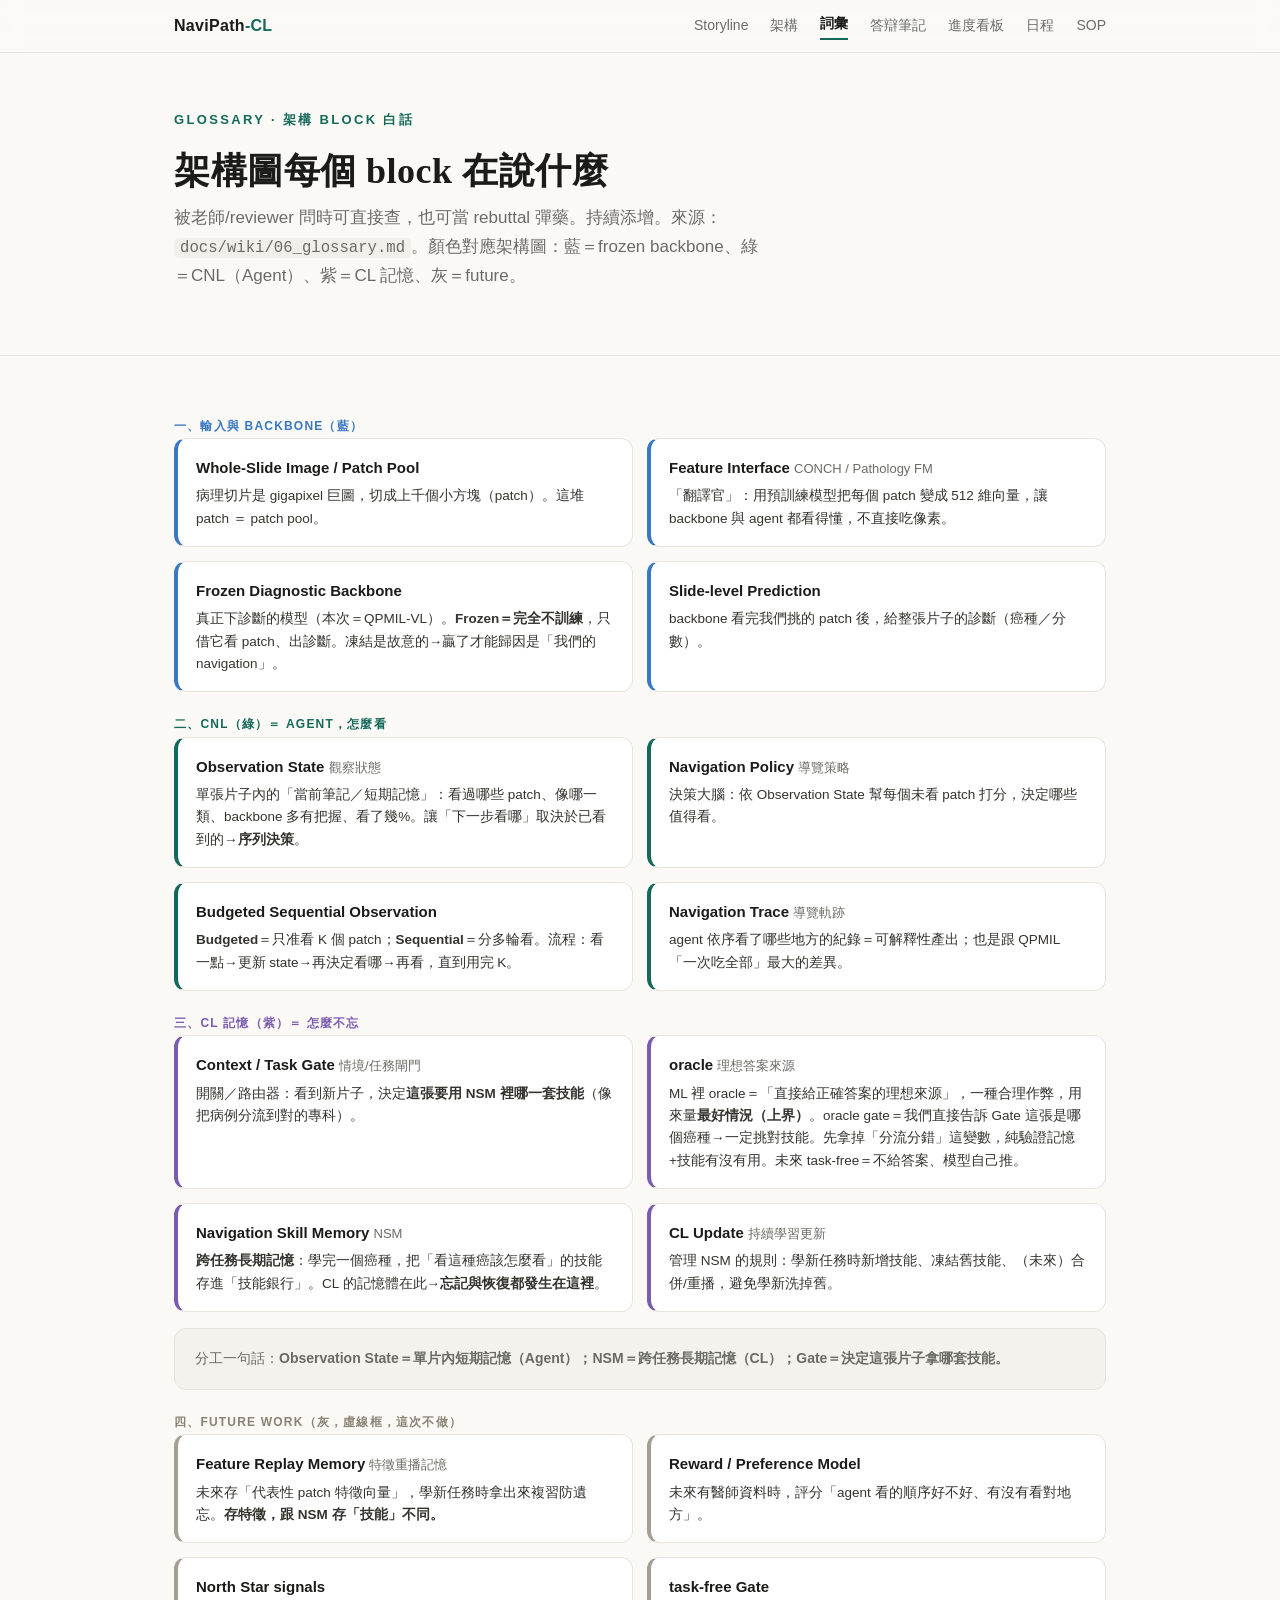
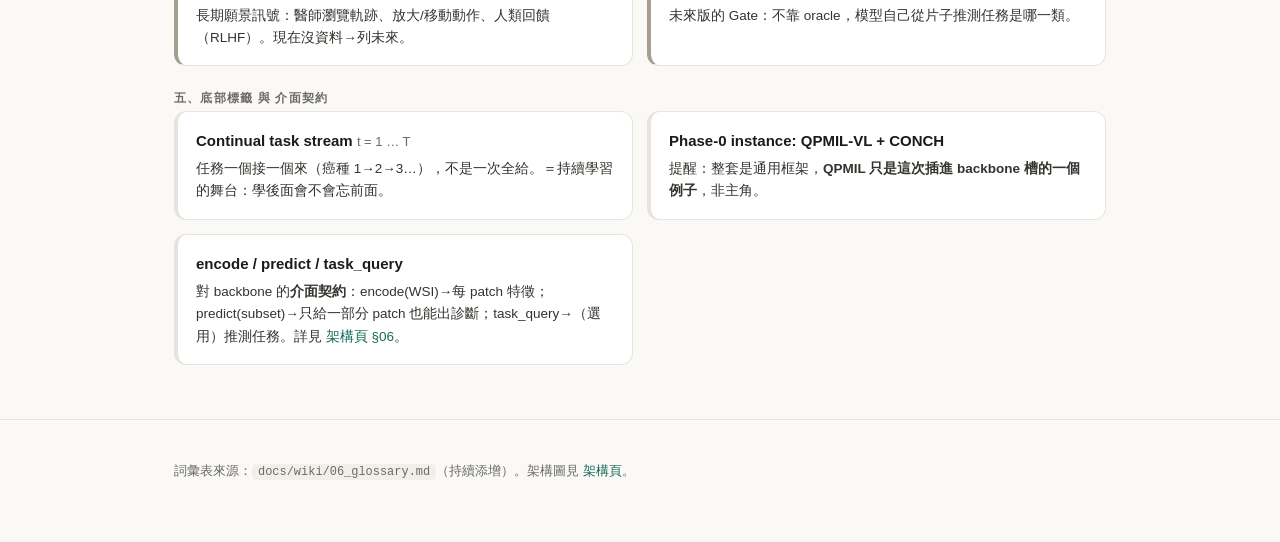
<file: site/glossary.html>
<!DOCTYPE html>
<html lang="zh-Hant">
<head>
<meta charset="UTF-8">
<meta name="viewport" content="width=device-width, initial-scale=1.0">
<title>NaviPath-CL — 詞彙表</title>
<link rel="stylesheet" href="assets/style.css">
<style>
  .gloss{display:grid;grid-template-columns:1fr 1fr;gap:14px;}
  @media(max-width:760px){.gloss{grid-template-columns:1fr;}}
  .term{border:1px solid var(--line);border-radius:12px;padding:16px 18px;background:var(--surface);border-left:4px solid var(--line);}
  .term.blue{border-left-color:#3a78c2;}
  .term.teal{border-left-color:#15695a;}
  .term.purple{border-left-color:#7a5bb0;}
  .term.grey{border-left-color:#a59f93;}
  .term .h{font-weight:700;font-size:15px;margin-bottom:5px;}
  .term .h .en{color:var(--muted);font-weight:400;font-size:13px;}
  .term p{margin:0;font-size:13.5px;color:#34332e;line-height:1.65;}
  .lanehead{font-size:12px;letter-spacing:.1em;text-transform:uppercase;font-weight:700;margin:6px 0 2px;}
  .lanehead.blue{color:#3a78c2;} .lanehead.teal{color:#15695a;}
  .lanehead.purple{color:#7a5bb0;} .lanehead.grey{color:#8a8275;}
</style>
</head>
<body>

<nav>
  <div class="inner">
    <span class="brand">NaviPath<span class="cl">-CL</span></span>
    <a class="link" href="index.html">Storyline</a>
    <a class="link" href="architecture.html">架構</a>
    <a class="link active" href="glossary.html">詞彙</a>
    <a class="link" href="notes.html">答辯筆記</a>
    <a class="link" href="board.html">進度看板</a>
    <a class="link" href="schedule.html">日程</a>
    <a class="link" href="sop.html">SOP</a>
  </div>
</nav>

<header class="hero compact">
  <div class="wrap">
    <div class="kicker">Glossary · 架構 block 白話</div>
    <h1 class="title sm">架構圖每個 block 在說什麼</h1>
    <p class="subtitle">被老師/reviewer 問時可直接查，也可當 rebuttal 彈藥。持續添增。來源：<code>docs/wiki/06_glossary.md</code>。顏色對應架構圖：藍＝frozen backbone、綠＝CNL（Agent）、紫＝CL 記憶、灰＝future。</p>
  </div>
</header>

<section>
  <div class="wrap">
    <div class="lanehead blue">一、輸入與 backbone（藍）</div>
    <div class="gloss">
      <div class="term blue"><div class="h">Whole-Slide Image / Patch Pool</div><p>病理切片是 gigapixel 巨圖，切成上千個小方塊（patch）。這堆 patch ＝ patch pool。</p></div>
      <div class="term blue"><div class="h">Feature Interface <span class="en">CONCH / Pathology FM</span></div><p>「翻譯官」：用預訓練模型把每個 patch 變成 512 維向量，讓 backbone 與 agent 都看得懂，不直接吃像素。</p></div>
      <div class="term blue"><div class="h">Frozen Diagnostic Backbone</div><p>真正下診斷的模型（本次＝QPMIL-VL）。<strong>Frozen＝完全不訓練</strong>，只借它看 patch、出診斷。凍結是故意的→贏了才能歸因是「我們的 navigation」。</p></div>
      <div class="term blue"><div class="h">Slide-level Prediction</div><p>backbone 看完我們挑的 patch 後，給整張片子的診斷（癌種／分數）。</p></div>
    </div>

    <div class="lanehead teal" style="margin-top:22px">二、CNL（綠）＝ Agent，怎麼看</div>
    <div class="gloss">
      <div class="term teal"><div class="h">Observation State <span class="en">觀察狀態</span></div><p>單張片子內的「當前筆記／短期記憶」：看過哪些 patch、像哪一類、backbone 多有把握、看了幾%。讓「下一步看哪」取決於已看到的→<strong>序列決策</strong>。</p></div>
      <div class="term teal"><div class="h">Navigation Policy <span class="en">導覽策略</span></div><p>決策大腦：依 Observation State 幫每個未看 patch 打分，決定哪些值得看。</p></div>
      <div class="term teal"><div class="h">Budgeted Sequential Observation</div><p><strong>Budgeted</strong>＝只准看 K 個 patch；<strong>Sequential</strong>＝分多輪看。流程：看一點→更新 state→再決定看哪→再看，直到用完 K。</p></div>
      <div class="term teal"><div class="h">Navigation Trace <span class="en">導覽軌跡</span></div><p>agent 依序看了哪些地方的紀錄＝可解釋性產出；也是跟 QPMIL「一次吃全部」最大的差異。</p></div>
    </div>

    <div class="lanehead purple" style="margin-top:22px">三、CL 記憶（紫）＝ 怎麼不忘</div>
    <div class="gloss">
      <div class="term purple"><div class="h">Context / Task Gate <span class="en">情境/任務閘門</span></div><p>開關／路由器：看到新片子，決定<strong>這張要用 NSM 裡哪一套技能</strong>（像把病例分流到對的專科）。</p></div>
      <div class="term purple"><div class="h">oracle <span class="en">理想答案來源</span></div><p>ML 裡 oracle＝「直接給正確答案的理想來源」，一種合理作弊，用來量<strong>最好情況（上界）</strong>。oracle gate＝我們直接告訴 Gate 這張是哪個癌種→一定挑對技能。先拿掉「分流分錯」這變數，純驗證記憶+技能有沒有用。未來 task-free＝不給答案、模型自己推。</p></div>
      <div class="term purple"><div class="h">Navigation Skill Memory <span class="en">NSM</span></div><p><strong>跨任務長期記憶</strong>：學完一個癌種，把「看這種癌該怎麼看」的技能存進「技能銀行」。CL 的記憶體在此→<strong>忘記與恢復都發生在這裡</strong>。</p></div>
      <div class="term purple"><div class="h">CL Update <span class="en">持續學習更新</span></div><p>管理 NSM 的規則：學新任務時新增技能、凍結舊技能、（未來）合併/重播，避免學新洗掉舊。</p></div>
    </div>

    <div class="note lock" style="margin-top:16px">分工一句話：<strong>Observation State＝單片內短期記憶（Agent）；NSM＝跨任務長期記憶（CL）；Gate＝決定這張片子拿哪套技能。</strong></div>

    <div class="lanehead grey" style="margin-top:22px">四、Future work（灰，虛線框，這次不做）</div>
    <div class="gloss">
      <div class="term grey"><div class="h">Feature Replay Memory <span class="en">特徵重播記憶</span></div><p>未來存「代表性 patch 特徵向量」，學新任務時拿出來複習防遺忘。<strong>存特徵，跟 NSM 存「技能」不同。</strong></p></div>
      <div class="term grey"><div class="h">Reward / Preference Model</div><p>未來有醫師資料時，評分「agent 看的順序好不好、有沒有看對地方」。</p></div>
      <div class="term grey"><div class="h">North Star signals</div><p>長期願景訊號：醫師瀏覽軌跡、放大/移動動作、人類回饋（RLHF）。現在沒資料→列未來。</p></div>
      <div class="term grey"><div class="h">task-free Gate</div><p>未來版的 Gate：不靠 oracle，模型自己從片子推測任務是哪一類。</p></div>
    </div>

    <div class="lanehead" style="margin-top:22px;color:var(--muted)">五、底部標籤 與 介面契約</div>
    <div class="gloss">
      <div class="term"><div class="h">Continual task stream <span class="en">t = 1 … T</span></div><p>任務一個接一個來（癌種 1→2→3…），不是一次全給。＝持續學習的舞台：學後面會不會忘前面。</p></div>
      <div class="term"><div class="h">Phase-0 instance: QPMIL-VL + CONCH</div><p>提醒：整套是通用框架，<strong>QPMIL 只是這次插進 backbone 槽的一個例子</strong>，非主角。</p></div>
      <div class="term"><div class="h">encode / predict / task_query</div><p>對 backbone 的<strong>介面契約</strong>：encode(WSI)→每 patch 特徵；predict(subset)→只給一部分 patch 也能出診斷；task_query→（選用）推測任務。詳見 <a href="architecture.html">架構頁 §06</a>。</p></div>
    </div>
  </div>
</section>

<footer>
  <div class="wrap">詞彙表來源：<code>docs/wiki/06_glossary.md</code>（持續添增）。架構圖見 <a href="architecture.html">架構頁</a>。</div>
</footer>

</body>
</html>
</file>
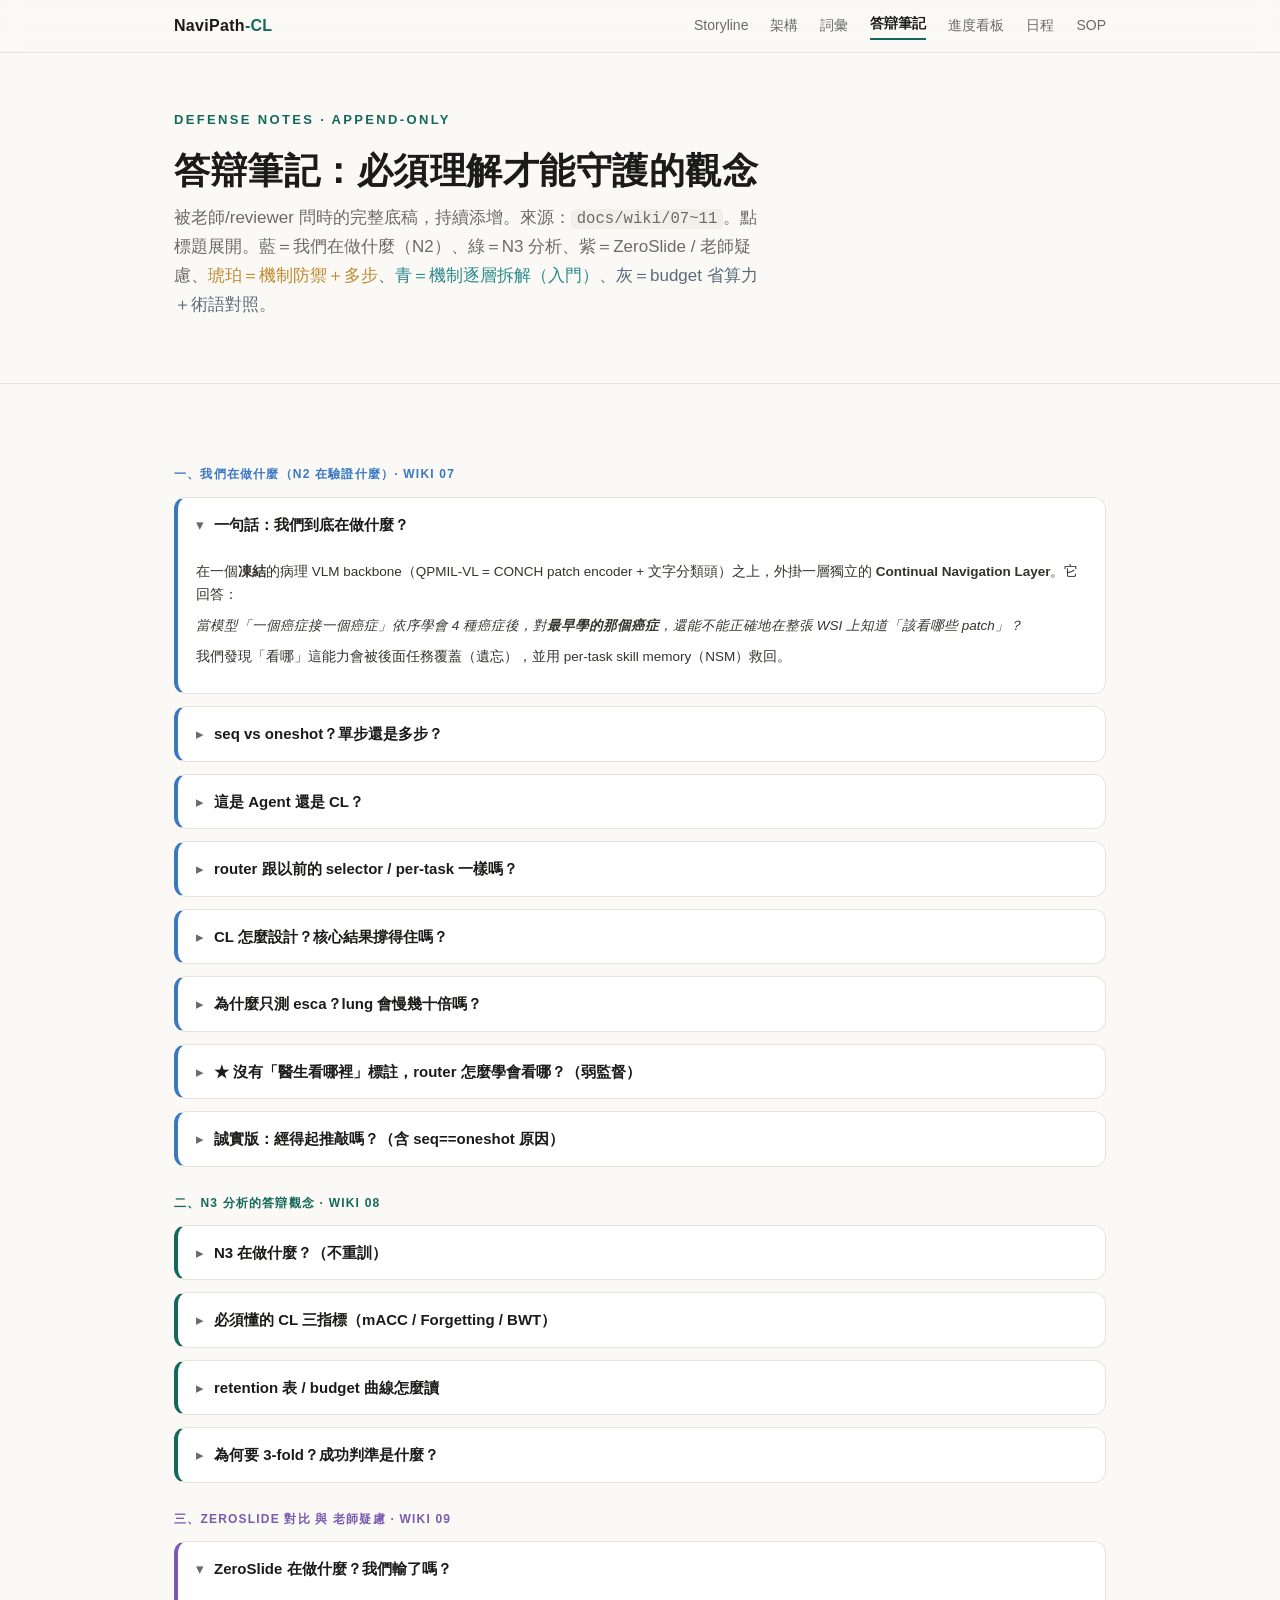
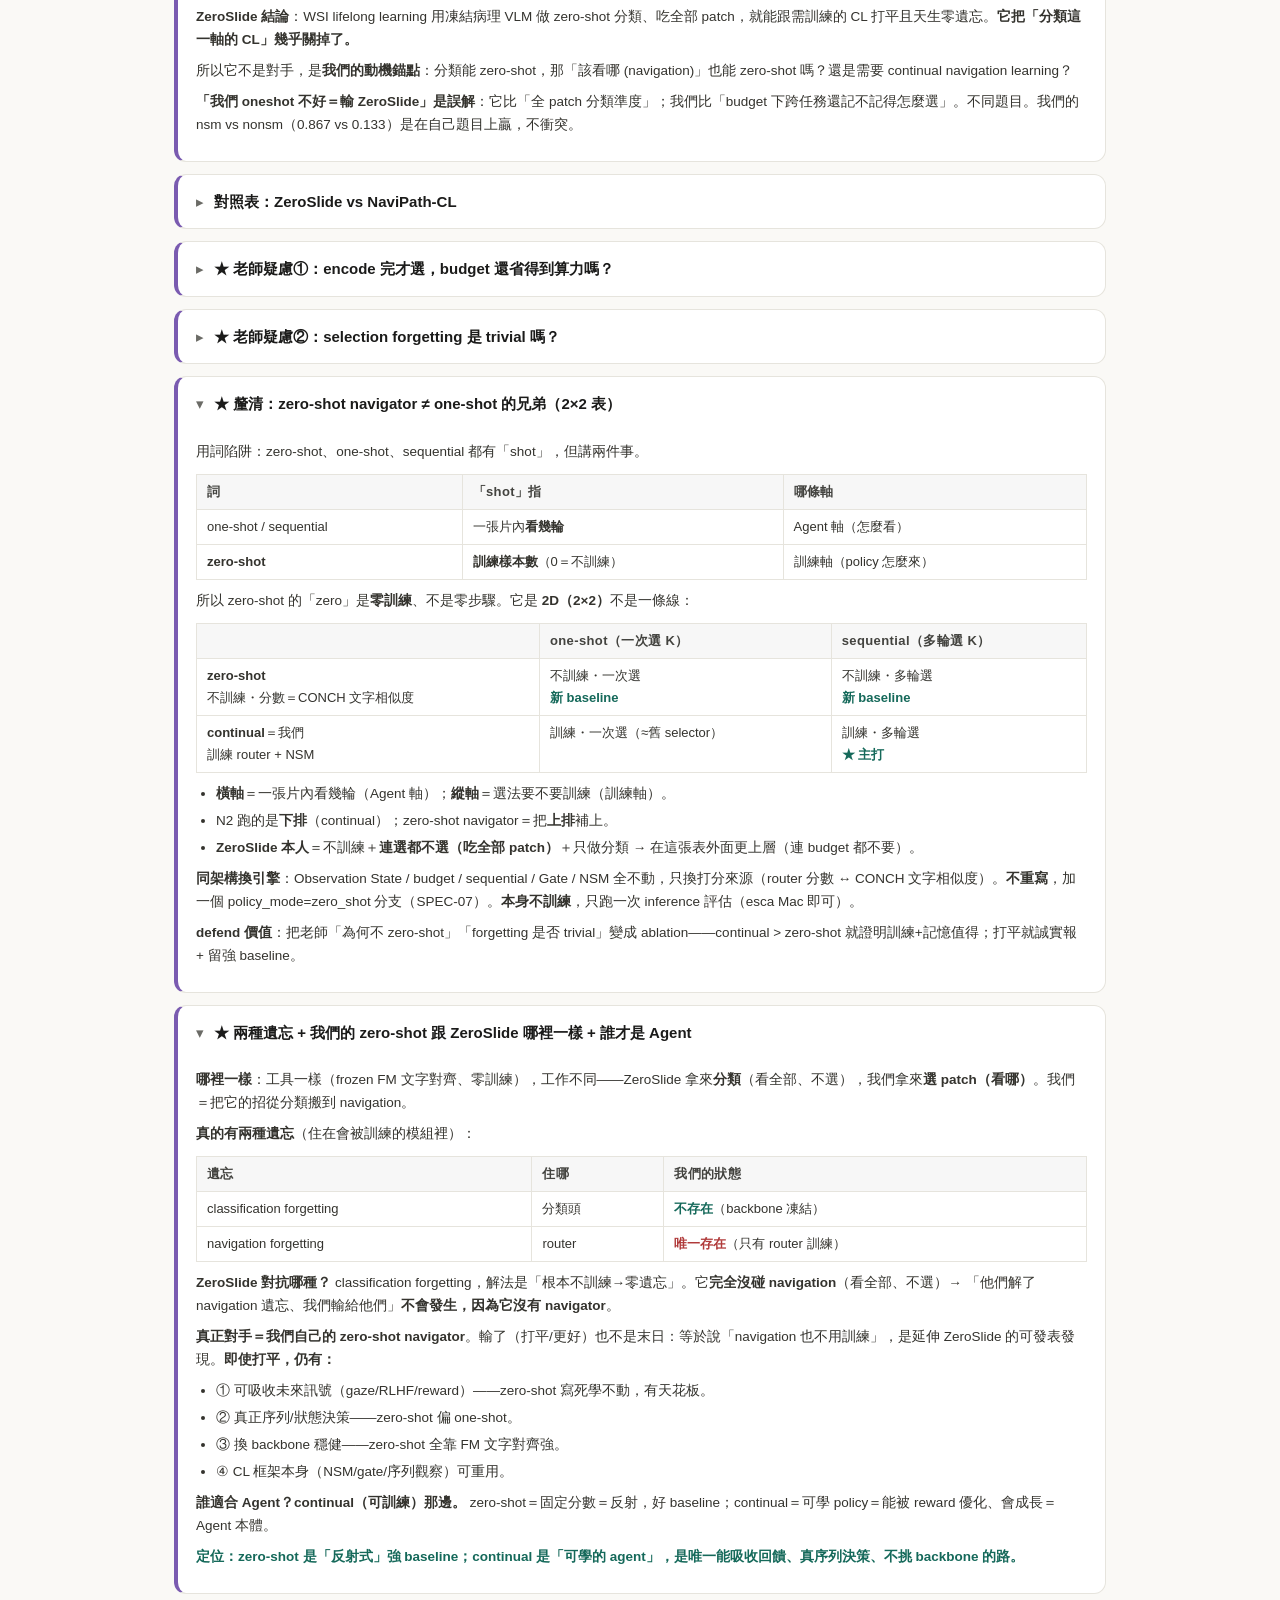
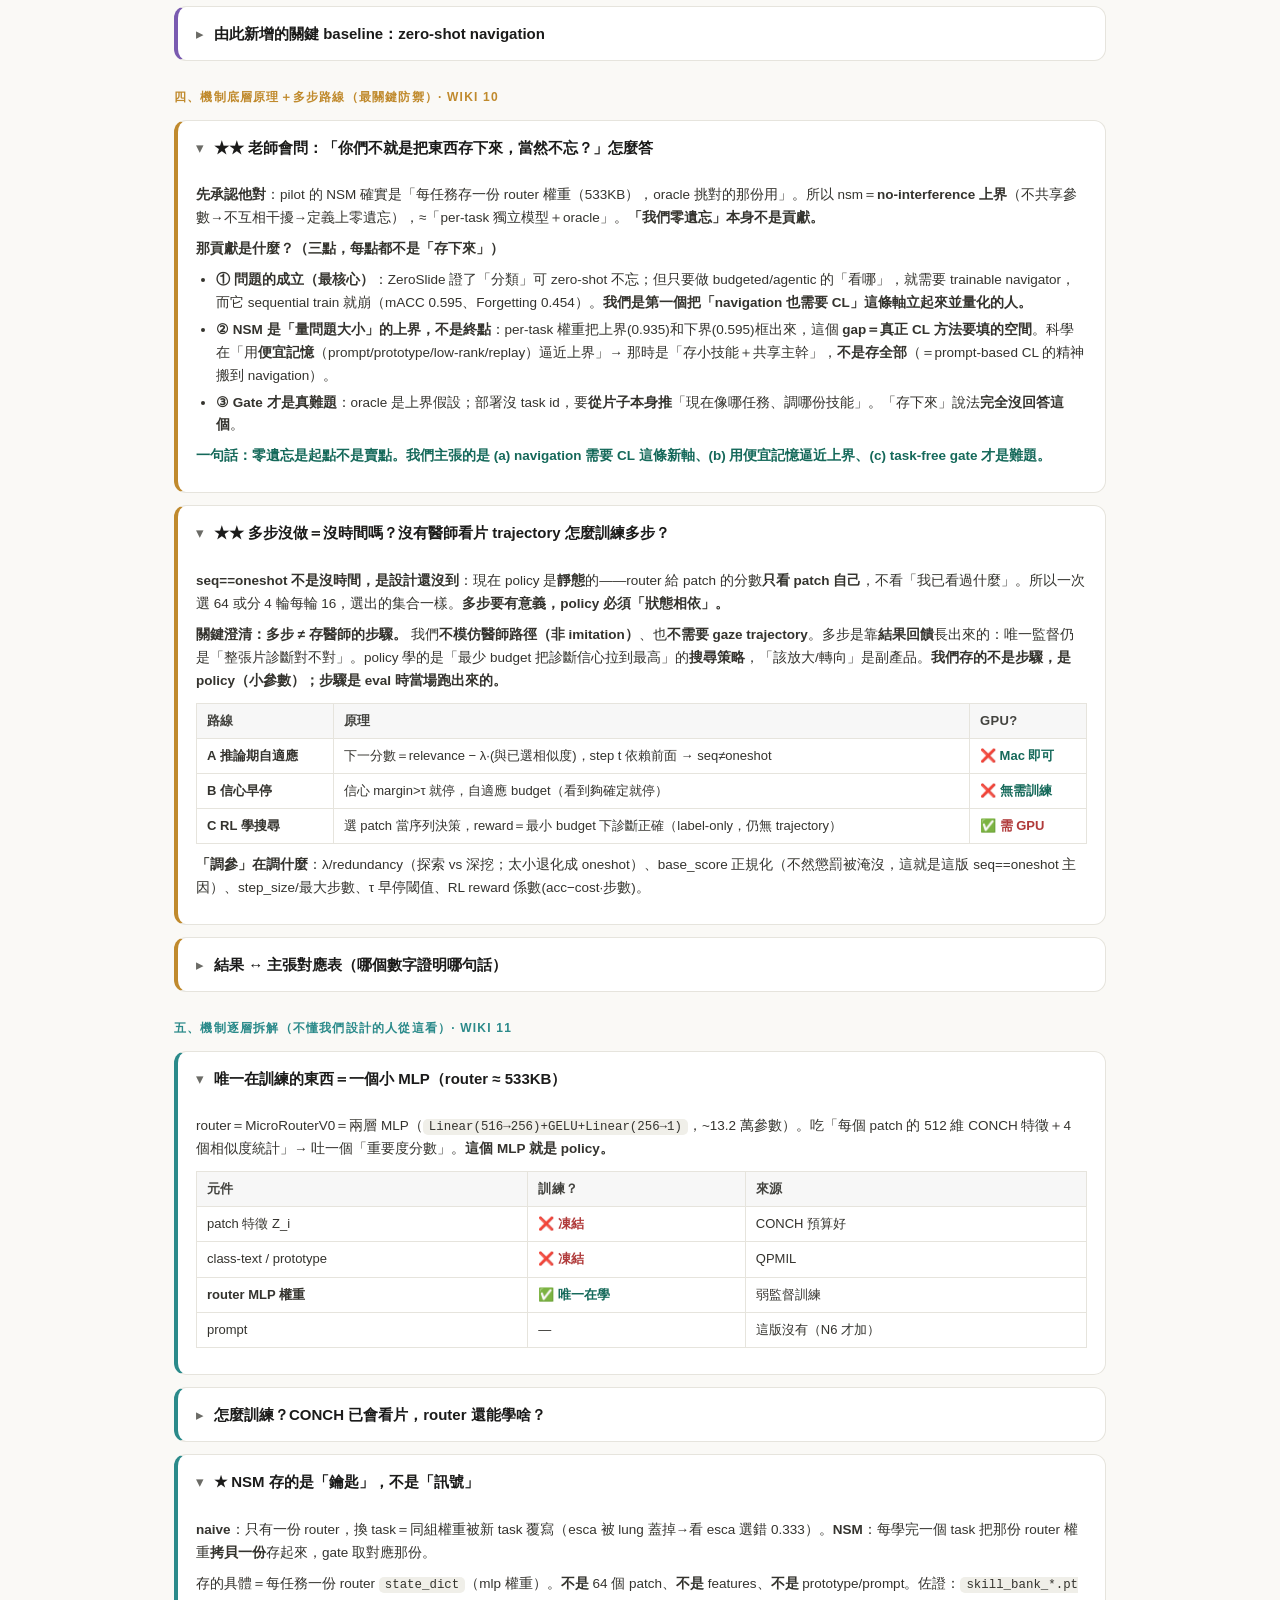
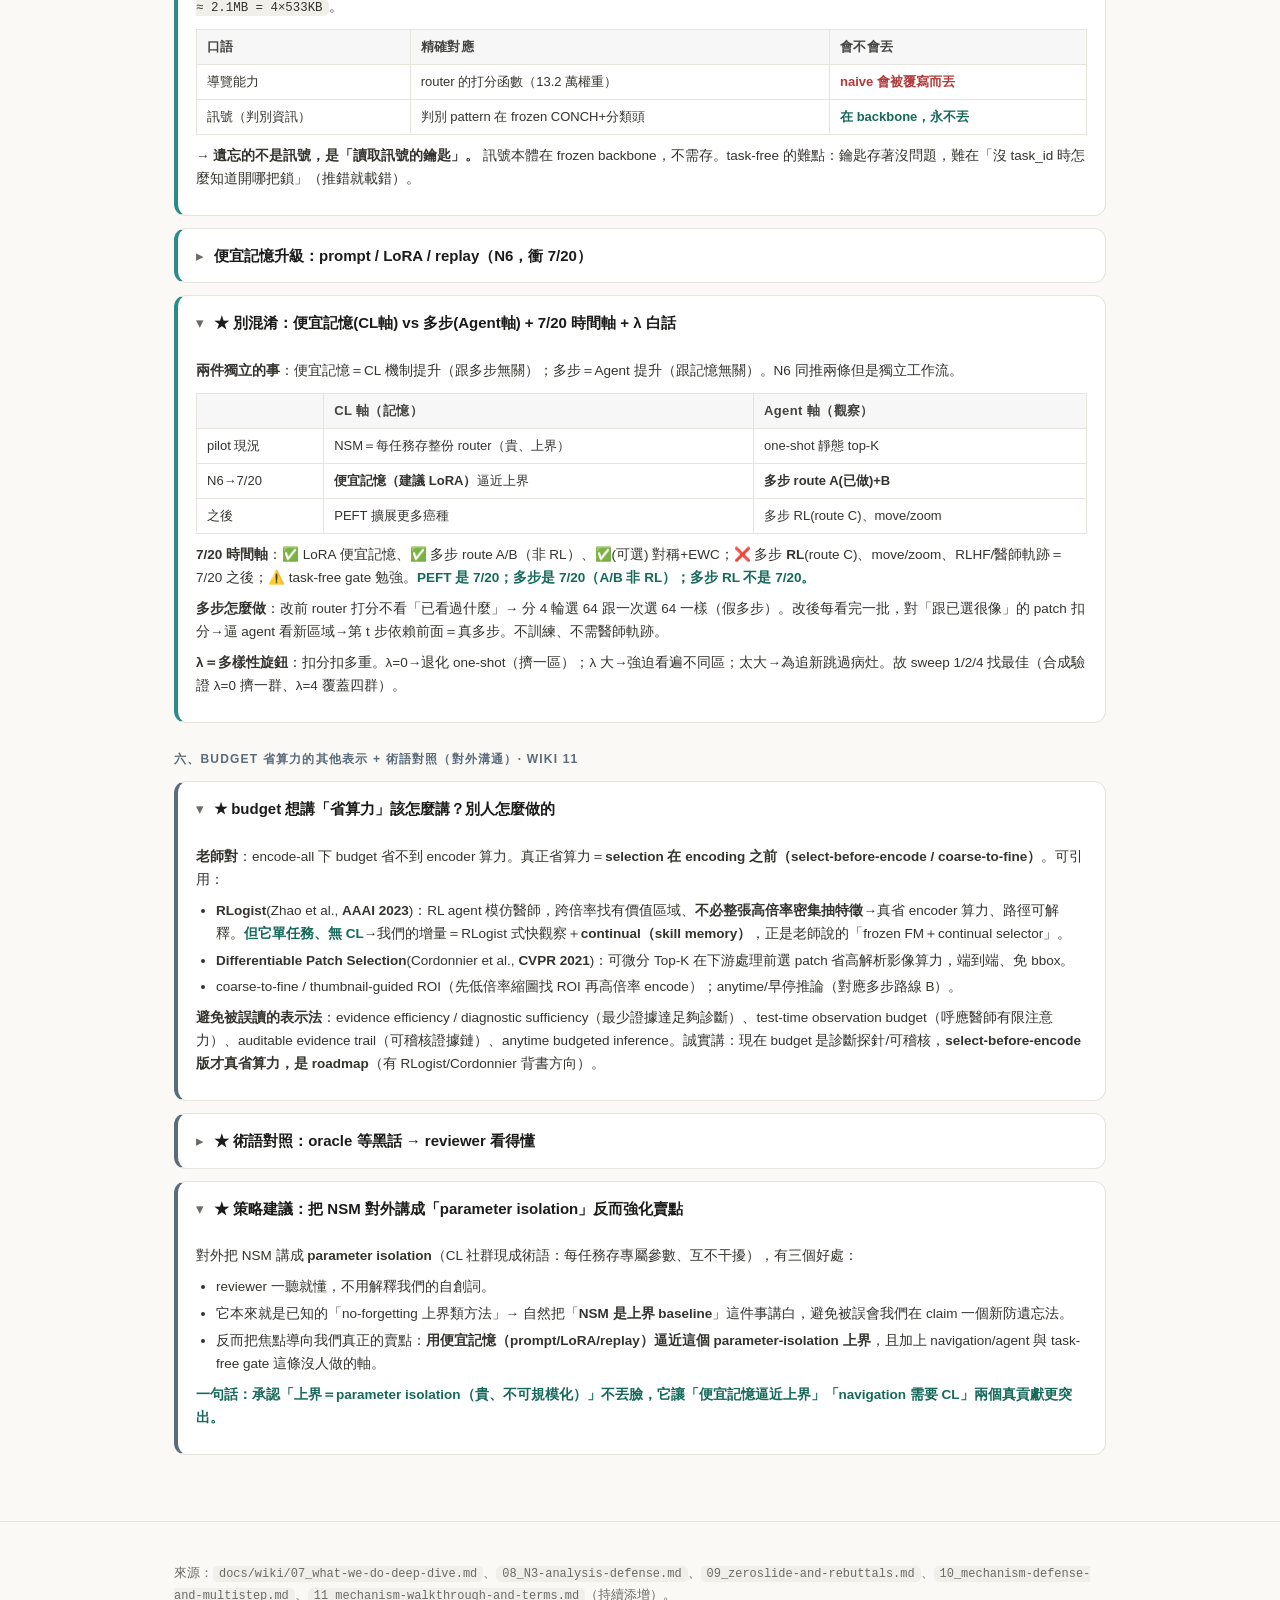
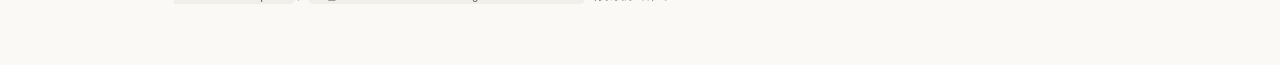
<file: site/notes.html>
<!DOCTYPE html>
<html lang="zh-Hant">
<head>
<meta charset="UTF-8">
<meta name="viewport" content="width=device-width, initial-scale=1.0">
<title>NaviPath-CL — 答辯筆記</title>
<link rel="stylesheet" href="assets/style.css">
<style>
  .qa{border:1px solid var(--line);border-radius:12px;background:var(--surface);margin:12px 0;overflow:hidden;}
  .qa>summary{cursor:pointer;list-style:none;padding:14px 18px;font-weight:700;font-size:15px;display:flex;align-items:center;gap:10px;}
  .qa>summary::-webkit-details-marker{display:none;}
  .qa>summary::before{content:"▸";color:var(--muted);font-weight:400;}
  .qa[open]>summary::before{content:"▾";}
  .qa .body{padding:2px 18px 16px;font-size:13.5px;color:#34332e;line-height:1.7;}
  .qa .body p{margin:8px 0;}
  .qa .body ul{margin:8px 0;padding-left:20px;}
  .qa .body li{margin:4px 0;}
  .qa.blue{border-left:4px solid #3a78c2;}
  .qa.teal{border-left:4px solid #15695a;}
  .qa.purple{border-left:4px solid #7a5bb0;}
  .qa.amber{border-left:4px solid #c08a2d;}
  .qa.cyan{border-left:4px solid #2b8a8a;}
  .qa.slate{border-left:4px solid #5a6b7a;}
  .secttl{font-size:12px;letter-spacing:.1em;text-transform:uppercase;font-weight:700;margin:26px 0 6px;}
  .secttl.blue{color:#3a78c2;} .secttl.teal{color:#15695a;} .secttl.purple{color:#7a5bb0;} .secttl.amber{color:#c08a2d;}
  .secttl.cyan{color:#2b8a8a;} .secttl.slate{color:#5a6b7a;}
  table.mini{border-collapse:collapse;width:100%;margin:10px 0;font-size:13px;}
  table.mini th,table.mini td{border:1px solid var(--line);padding:6px 10px;text-align:left;}
  table.mini th{background:rgba(0,0,0,.03);}
  .win{color:#15695a;font-weight:700;} .bad{color:#b03a3a;font-weight:700;}
</style>
</head>
<body>

<nav>
  <div class="inner">
    <span class="brand">NaviPath<span class="cl">-CL</span></span>
    <a class="link" href="index.html">Storyline</a>
    <a class="link" href="architecture.html">架構</a>
    <a class="link" href="glossary.html">詞彙</a>
    <a class="link active" href="notes.html">答辯筆記</a>
    <a class="link" href="board.html">進度看板</a>
    <a class="link" href="schedule.html">日程</a>
    <a class="link" href="sop.html">SOP</a>
  </div>
</nav>

<header class="hero compact">
  <div class="wrap">
    <div class="kicker">Defense Notes · append-only</div>
    <h1 class="title sm">答辯筆記：必須理解才能守護的觀念</h1>
    <p class="subtitle">被老師/reviewer 問時的完整底稿，持續添增。來源：<code>docs/wiki/07~11</code>。點標題展開。藍＝我們在做什麼（N2）、綠＝N3 分析、紫＝ZeroSlide / 老師疑慮、<span style="color:#c08a2d">琥珀＝機制防禦＋多步</span>、<span style="color:#2b8a8a">青＝機制逐層拆解（入門）</span>、<span style="color:#5a6b7a">灰＝budget 省算力＋術語對照</span>。</p>
  </div>
</header>

<section>
  <div class="wrap">

    <div class="secttl blue">一、我們在做什麼（N2 在驗證什麼）· wiki 07</div>

    <details class="qa blue" open>
      <summary>一句話：我們到底在做什麼？</summary>
      <div class="body">
        <p>在一個<strong>凍結</strong>的病理 VLM backbone（QPMIL-VL = CONCH patch encoder + 文字分類頭）之上，外掛一層獨立的 <strong>Continual Navigation Layer</strong>。它回答：</p>
        <p><em>當模型「一個癌症接一個癌症」依序學會 4 種癌症後，對<strong>最早學的那個癌症</strong>，還能不能正確地在整張 WSI 上知道「該看哪些 patch」？</em></p>
        <p>我們發現「看哪」這能力會被後面任務覆蓋（遺忘），並用 per-task skill memory（NSM）救回。</p>
      </div>
    </details>

    <details class="qa blue">
      <summary>seq vs oneshot？單步還是多步？</summary>
      <div class="body">
        <ul>
          <li><strong>budget</strong>：一張 WSI 最多准看幾個 patch（16/32/64/128/All）。</li>
          <li><strong>one-shot（單步）</strong>：一次對所有 patch 打分，直接挑最高 K 個。</li>
          <li><strong>sequential（多步）</strong>：分多輪，每輪挑幾個 → 更新 Observation State（已看 patch 的彙整）→ 在「已看內容」基礎上對剩餘 patch 重評（加 redundancy 懲罰）再挑。＝ agentic「邊看邊決定下一步」。</li>
        </ul>
        <p>oneshot＝單步選擇；sequential＝多步、有狀態的選擇。兩個都跑，是要證明「多步＋狀態」有沒有額外好處。</p>
      </div>
    </details>

    <details class="qa blue">
      <summary>這是 Agent 還是 CL？</summary>
      <div class="body">
        <table class="mini"><tr><th>軸</th><th>管什麼</th><th>模組</th></tr>
          <tr><td><strong>Agent</strong></td><td>一張片內怎麼看、何時停</td><td>Sequential Budgeted Observation + Observation State</td></tr>
          <tr><td><strong>CL</strong></td><td>學新癌症後，舊癌症還會不會看</td><td>Navigation Skill Memory (NSM) + Context Gate</td></tr>
        </table>
        <p>一句話：<strong>Agent 管「一張片內怎麼看」，CL 管「跨癌症別還記不記得怎麼看」。</strong></p>
      </div>
    </details>

    <details class="qa blue">
      <summary>router 跟以前的 selector / per-task 一樣嗎？</summary>
      <div class="body">
        <ul>
          <li><strong>零件沿用</strong>：router 本體是 MicroRouterV0（小 MLP，輸入 = patch 特徵 + 4 個 summary 統計）。</li>
          <li><strong>架構全新</strong>：舊 selector 只做 one-shot top-K（單步、無記憶）；現在把同一 router 包進 Sequential Observer（多步＋狀態）＋ NSM（每任務存一份權重）＋ Context Gate。</li>
        </ul>
        <p>擋 reviewer 用：<strong>舊 selector 是我們新框架的退化特例（oneshot + no-memory）；貢獻是外面那層 sequential + skill memory。</strong></p>
      </div>
    </details>

    <details class="qa blue">
      <summary>CL 怎麼設計？核心結果撐得住嗎？</summary>
      <div class="body">
        <p>依序訓練 4 任務 router，每學完一個就把權重快照存進 NSM；推論時 Context Gate（Phase-0 用 oracle = 已知任務 id）取對應 skill 再 navigate。對照組 nonsm 只留「學完 lung 後」那份 router（無記憶）去看 esca。</p>
        <table class="mini"><tr><th>budget</th><th>nonsm（無記憶）</th><th>nsm（有記憶）</th></tr>
          <tr><td>64</td><td class="bad">0.133（主動選錯＝災難性遺忘）</td><td class="win">0.867（救回）</td></tr>
          <tr><td>16</td><td class="bad">0.20</td><td class="win">0.867</td></tr>
        </table>
        <p>問題存在（遺忘）＋ 我們的 memory 解決它 → CL 軸站得住。（nonsm@64=0.133 與舊版獨立驗過一致，重現無誤。）</p>
      </div>
    </details>

    <details class="qa blue">
      <summary>為什麼只測 esca？lung 會慢幾十倍嗎？</summary>
      <div class="body">
        <ul>
          <li><strong>訓練階段 4 種癌症全部都訓練了</strong>（esca/rcc/brca/lung 各 5 epoch）。一個 fold ~3 小時幾乎全在訓練這 4 個 router。</li>
          <li><strong>評估只測 esca</strong>：它最早學、最易被後面覆蓋，是遺忘最關鍵的觀察點；且 esca test 只有 15 張，eval 很快。</li>
          <li><strong>inference 很便宜</strong>（打分→選 K→一次前傳），測 lung 不會慢幾十倍。慢的是訓練，且訓練已做完、存進 skill bank。</li>
          <li><strong>N3 直接用同一 skill bank</strong>，把 task_index 換 1/2/3 eval rcc/brca/lung，<strong>不必重訓</strong>就能補成完整 4 任務 retention 表。</li>
        </ul>
      </div>
    </details>

    <details class="qa blue">
      <summary>★ 沒有「醫生看哪裡」標註，router 怎麼學會看哪？（弱監督）</summary>
      <div class="body">
        <p>我們完全沒有 patch-level / gaze 標註，<strong>只有整張片的診斷 label</strong>。訓練流程：</p>
        <ul>
          <li>① router 對所有 patch 打分；② 取最高 K 個，softmax 權重加權聚合成 bag 向量；③ bag 丟進凍結的 QPMIL 文字分類頭得 logits；④ 跟整張片 label 算 cross-entropy，<strong>梯度只回傳到 router</strong>。</li>
        </ul>
        <p>關鍵在④：router 挑的 patch 聚合後讓分類<strong>正確</strong>則 loss 低，挑錯則高。為降 loss，router 被迫學會「把對診斷有判別力的 patch（病灶區）打高分」。<strong>沒人告訴它哪裡是腫瘤，它從『我挑了這些→診斷對不對』的回饋自己學出來</strong>（weakly-supervised / attention-MIL）。</p>
        <p>Policy 例子：學 esca 時把 esca 病灶紋理打高分→分類成功→被強化；換看 rcc/brca/lung 判別區不同，需不同 skill。用 lung 的 policy 看 esca 會選錯→崩到 0.133→<strong>這就是為何需要 NSM。</strong></p>
        <p>補充：losses.py 有 l_sem（對齊 CONCH 文字相似度的語義錨），但 N2 這版訓練迴圈<strong>只用 cross-entropy，沒開 l_sem</strong>。</p>
      </div>
    </details>

    <details class="qa blue">
      <summary>誠實版：經得起推敲嗎？（含 seq==oneshot 原因）</summary>
      <div class="body">
        <p><strong>站得住</strong>：CL 軸有乾淨證據；「無標註卻能 navigate」有明確弱監督原理；零件沿用、框架創新的定位誠實。</p>
        <p><strong>主動承認的弱點</strong>：① Agent 軸 sequential 這版還沒贏 oneshot（報「進行中」）；② 目前只測 esca 單任務、單 fold、test set 小（15 張，顆粒 6.67%）。</p>
        <p><strong>seq==oneshot 原因</strong>：(a) budget=16、step=16 只有單輪，redundancy 沒啟動；(b) 15 張顆粒太粗；(c) redundancy 權重相對 router 分數尺度太小。<strong>是調參/設定問題，不是 bug。</strong> 修法：base_score 正規化＋加大 redundancy＋縮小 step，並在大一點的 test set 上測。</p>
      </div>
    </details>


    <div class="secttl teal">二、N3 分析的答辯觀念 · wiki 08</div>

    <details class="qa teal">
      <summary>N3 在做什麼？（不重訓）</summary>
      <div class="body">
        <p>N2 已把 4 任務 router 訓好、存進 NSM。<strong>N3 不重訓</strong>，只把同一 skill bank 對 task_index 0/1/2/3 分別 eval（esca/rcc/brca/lung），組出 retention 表＋畫圖。重點從「單看 esca」升級成「看整條任務流的記憶全貌」。</p>
      </div>
    </details>

    <details class="qa teal">
      <summary>必須懂的 CL 三指標（mACC / Forgetting / BWT）</summary>
      <div class="body">
        <p>設 a[i][j] = 學完第 i 個任務後測第 j 個任務的 acc。</p>
        <ul>
          <li><strong>mACC</strong>：全學完後 4 任務 acc 平均。整體好不好。</li>
          <li><strong>Forgetting（越小越好）</strong>：每個舊任務「歷史最佳 − 最終」再平均。量被洗掉多少。</li>
          <li><strong>BWT（越接近 0/正越好）</strong>：mean(最終 − 剛學完當下)。學新對舊是傷害(負)或幫助(正)。</li>
        </ul>
        <p>防答辯：nonsm 會出現大 Forgetting / 很負 BWT（esca 0.867→0.133）；nsm 把 Forgetting 壓近 0。<strong>對比這兩條就是 N3 主結果。</strong></p>
      </div>
    </details>

    <details class="qa teal">
      <summary>retention 表 / budget 曲線怎麼讀</summary>
      <div class="body">
        <p><strong>retention 表</strong>：列＝學到第幾任務，欄＝測哪任務，看下三角。對角線＝剛學完表現；同一欄往下掉＝遺忘。nsm 與 nonsm 兩張並排，一眼看出貢獻。</p>
        <p><strong>budget 曲線</strong>：x=budget、y=acc。看 acc@K 多快逼近 acc@All（逼越快＝少少 patch 就抓到重點）。同圖疊 sequential vs one-shot；分不開就誠實標「增益待調參」。</p>
      </div>
    </details>

    <details class="qa teal">
      <summary>為何要 3-fold？成功判準是什麼？</summary>
      <div class="body">
        <p><strong>3-fold</strong>：esca test 僅 15 張，單 fold 顆粒度 6.67%，易被切分運氣影響。3 fold 取 mean±std 才有統計意義。缺格標 [MISSING]，不捏造。</p>
        <p><strong>成功判準（先講好）</strong>：主判準(CL) nsm 舊任務 acc 顯著 &gt; nonsm 且 Forgetting 較小（已有 fold-1 強訊號）；次判準(Agent) acc@64 接近 acc@All；探索 sequential 是否 &gt; one-shot（多半打平，列 future）。</p>
      </div>
    </details>


    <div class="secttl purple">三、ZeroSlide 對比 與 老師疑慮 · wiki 09</div>

    <details class="qa purple" open>
      <summary>ZeroSlide 在做什麼？我們輸了嗎？</summary>
      <div class="body">
        <p><strong>ZeroSlide 結論</strong>：WSI lifelong learning 用凍結病理 VLM 做 zero-shot 分類、吃全部 patch，就能跟需訓練的 CL 打平且天生零遺忘。<strong>它把「分類這一軸的 CL」幾乎關掉了。</strong></p>
        <p>所以它不是對手，是<strong>我們的動機錨點</strong>：分類能 zero-shot，那「該看哪 (navigation)」也能 zero-shot 嗎？還是需要 continual navigation learning？</p>
        <p><strong>「我們 oneshot 不好＝輸 ZeroSlide」是誤解</strong>：它比「全 patch 分類準度」；我們比「budget 下跨任務還記不記得怎麼選」。不同題目。我們的 nsm vs nonsm（0.867 vs 0.133）是在自己題目上贏，不衝突。</p>
      </div>
    </details>

    <details class="qa purple">
      <summary>對照表：ZeroSlide vs NaviPath-CL</summary>
      <div class="body">
        <table class="mini">
          <tr><th></th><th>ZeroSlide</th><th>NaviPath-CL</th></tr>
          <tr><td>軸</td><td>分類是否需 CL</td><td>navigation（看哪）是否需 CL</td></tr>
          <tr><td>patch</td><td>全吃</td><td>budget 下選 K 個</td></tr>
          <tr><td>訓練</td><td>不訓練(zero-shot)</td><td>navigation 層 trainable + NSM</td></tr>
          <tr><td>遺忘</td><td>天生沒有</td><td>navigation 會遺忘 → NSM 解</td></tr>
          <tr><td>產出</td><td>slide label</td><td>label ＋ Navigation Trace</td></tr>
        </table>
      </div>
    </details>

    <details class="qa purple">
      <summary>★ 老師疑慮①：encode 完才選，budget 還省得到算力嗎？</summary>
      <div class="body">
        <p><strong>先承認</strong>：現行 encode-all→aggregate 下，encoder 已跑全部 patch，後段聚合 O(n·d) 線性，加 Top-K 幾乎不省時間。<strong>以「省 predictor 算力」當主動機站不住，放棄此 framing。</strong></p>
        <p><strong>budget 的真正角色（改寫後）：</strong></p>
        <ul>
          <li><strong>1. 臨床可稽核 / 可解釋（最主要）</strong>：醫師/法規要「短、有序、可驗證的證據鏈」。budget=K 逼出最關鍵 K 個視野＋觀察順序（Navigation Trace）；全 patch heatmap 糊成一片不能稽核。<strong>跟省算力無關，是證據要可讀。</strong></li>
          <li><strong>2. 下游每-patch 成本高時 K vs n 放大百倍</strong>：被選 patch 再餵大型 VLM/LLM、agent 逐 patch 推理、高倍重讀、人工複閱→成本移到下游，budget 變關鍵。agentic pipeline 正是這情境。</li>
          <li><strong>3. 指向 select-before-encode 未來設計</strong>：先用便宜訊號決定哪些 patch 值得 encode，省最貴的 encoder passes。現在不適用，但本工作鋪路。</li>
          <li><strong>4. 臨床直覺</strong>：WSI 太大，醫師看到某 pattern 就轉向、不逐格看。budget+sequential 把這形式化。</li>
        </ul>
        <p>一句話：<strong>budget 不是省算力，是為「可稽核證據鏈」與「下游昂貴觀察」；真正省算力的版本（select-before-encode）是本工作鋪路的未來式。</strong></p>
      </div>
    </details>

    <details class="qa purple">
      <summary>★ 老師疑慮②：selection forgetting 是 trivial 嗎？</summary>
      <div class="body">
        <p><strong>承認</strong>：任何 trainable 模組 sequentially train 都會遺忘（如 ResNet 當 CL backbone）。「觀察到遺忘」本身不是貢獻，老師對。</p>
        <p><strong>我們的貢獻不是「發現遺忘」，而是：</strong></p>
        <ul>
          <li>① <strong>解法</strong>：NSM 把 navigation 遺忘救回（0.133→0.867）。</li>
          <li>② <strong>問對問題</strong>：承 ZeroSlide——分類能 zero-shot 不遺忘了，那 navigation 呢？我們證明 navigation 這臨床關鍵能力不會自動免疫於遺忘，需當成 CL 問題。把 ZeroSlide 的問題延伸到它沒碰、且更要緊的維度。</li>
          <li>③ 用詞從「selection forgetting 是新發現」改為「<strong>continual navigation：zero-shot navigation 夠不夠？</strong>」</li>
        </ul>
      </div>
    </details>

    <details class="qa purple" open>
      <summary>★ 釐清：zero-shot navigator ≠ one-shot 的兄弟（2×2 表）</summary>
      <div class="body">
        <p>用詞陷阱：zero-shot、one-shot、sequential 都有「shot」，但講兩件事。</p>
        <table class="mini"><tr><th>詞</th><th>「shot」指</th><th>哪條軸</th></tr>
          <tr><td>one-shot / sequential</td><td>一張片內<strong>看幾輪</strong></td><td>Agent 軸（怎麼看）</td></tr>
          <tr><td><strong>zero-shot</strong></td><td><strong>訓練樣本數</strong>（0＝不訓練）</td><td>訓練軸（policy 怎麼來）</td></tr>
        </table>
        <p>所以 zero-shot 的「zero」是<strong>零訓練</strong>、不是零步驟。它是 <strong>2D（2×2）</strong>不是一條線：</p>
        <table class="mini">
          <tr><th></th><th>one-shot（一次選 K）</th><th>sequential（多輪選 K）</th></tr>
          <tr><td><strong>zero-shot</strong><br>不訓練・分數＝CONCH 文字相似度</td><td>不訓練・一次選<br><span class="win">新 baseline</span></td><td>不訓練・多輪選<br><span class="win">新 baseline</span></td></tr>
          <tr><td><strong>continual</strong>＝我們<br>訓練 router + NSM</td><td>訓練・一次選（≈舊 selector）</td><td>訓練・多輪選<br><span class="win">★ 主打</span></td></tr>
        </table>
        <ul>
          <li><strong>橫軸</strong>＝一張片內看幾輪（Agent 軸）；<strong>縱軸</strong>＝選法要不要訓練（訓練軸）。</li>
          <li>N2 跑的是<strong>下排</strong>（continual）；zero-shot navigator＝把<strong>上排</strong>補上。</li>
          <li><strong>ZeroSlide 本人</strong>＝不訓練＋<strong>連選都不選（吃全部 patch）</strong>＋只做分類 → 在這張表外面更上層（連 budget 都不要）。</li>
        </ul>
        <p><strong>同架構換引擎</strong>：Observation State / budget / sequential / Gate / NSM 全不動，只換打分來源（router 分數 ↔ CONCH 文字相似度）。<strong>不重寫</strong>，加一個 policy_mode=zero_shot 分支（SPEC-07）。<strong>本身不訓練</strong>，只跑一次 inference 評估（esca Mac 即可）。</p>
        <p><strong>defend 價值</strong>：把老師「為何不 zero-shot」「forgetting 是否 trivial」變成 ablation——continual &gt; zero-shot 就證明訓練+記憶值得；打平就誠實報 + 留強 baseline。</p>
      </div>
    </details>

    <details class="qa purple" open>
      <summary>★ 兩種遺忘 + 我們的 zero-shot 跟 ZeroSlide 哪裡一樣 + 誰才是 Agent</summary>
      <div class="body">
        <p><strong>哪裡一樣</strong>：工具一樣（frozen FM 文字對齊、零訓練），工作不同——ZeroSlide 拿來<strong>分類</strong>（看全部、不選），我們拿來<strong>選 patch（看哪）</strong>。我們＝把它的招從分類搬到 navigation。</p>
        <p><strong>真的有兩種遺忘</strong>（住在會被訓練的模組裡）：</p>
        <table class="mini"><tr><th>遺忘</th><th>住哪</th><th>我們的狀態</th></tr>
          <tr><td>classification forgetting</td><td>分類頭</td><td><span class="win">不存在</span>（backbone 凍結）</td></tr>
          <tr><td>navigation forgetting</td><td>router</td><td><span class="bad">唯一存在</span>（只有 router 訓練）</td></tr>
        </table>
        <p><strong>ZeroSlide 對抗哪種？</strong> classification forgetting，解法是「根本不訓練→零遺忘」。它<strong>完全沒碰 navigation</strong>（看全部、不選）→ 「他們解了 navigation 遺忘、我們輸給他們」<strong>不會發生，因為它沒有 navigator</strong>。</p>
        <p><strong>真正對手＝我們自己的 zero-shot navigator</strong>。輸了（打平/更好）也不是末日：等於說「navigation 也不用訓練」，是延伸 ZeroSlide 的可發表發現。<strong>即使打平，仍有：</strong></p>
        <ul>
          <li>① 可吸收未來訊號（gaze/RLHF/reward）——zero-shot 寫死學不動，有天花板。</li>
          <li>② 真正序列/狀態決策——zero-shot 偏 one-shot。</li>
          <li>③ 換 backbone 穩健——zero-shot 全靠 FM 文字對齊強。</li>
          <li>④ CL 框架本身（NSM/gate/序列觀察）可重用。</li>
        </ul>
        <p><strong>誰適合 Agent？continual（可訓練）那邊。</strong> zero-shot＝固定分數＝反射，好 baseline；continual＝可學 policy＝能被 reward 優化、會成長＝Agent 本體。</p>
        <p class="win">定位：zero-shot 是「反射式」強 baseline；continual 是「可學的 agent」，是唯一能吸收回饋、真序列決策、不挑 backbone 的路。</p>
      </div>
    </details>

    <details class="qa purple">
      <summary>由此新增的關鍵 baseline：zero-shot navigation</summary>
      <div class="body">
        <p>ZeroSlide 催生一個必須做的對照組：</p>
        <ul>
          <li><strong>zero-shot navigator</strong>：不訓練 router，直接用 frozen backbone 的 CONCH patch-text 相似度選 K 個 patch。天生零遺忘。</li>
          <li><strong>continual navigator（我們）</strong>：trainable router + NSM。</li>
        </ul>
        <p><strong>研究問題定版</strong>：<em>Is zero-shot navigation enough, or do we need continual navigation learning?</em> 我們 &gt; zero-shot navigator → 證明 learned+記憶的 navigation 有價值；打平 → 誠實報，仍貢獻「navigation 維度的 CL 分析 + 一個強 baseline」。</p>
      </div>
    </details>


    <div class="secttl amber">四、機制底層原理＋多步路線（最關鍵防禦）· wiki 10</div>

    <details class="qa amber" open>
      <summary>★★ 老師會問：「你們不就是把東西存下來，當然不忘？」怎麼答</summary>
      <div class="body">
        <p><strong>先承認他對</strong>：pilot 的 NSM 確實是「每任務存一份 router 權重（533KB），oracle 挑對的那份用」。所以 nsm＝<strong>no-interference 上界</strong>（不共享參數→不互相干擾→定義上零遺忘），≈「per-task 獨立模型＋oracle」。<strong>「我們零遺忘」本身不是貢獻。</strong></p>
        <p><strong>那貢獻是什麼？（三點，每點都不是「存下來」）</strong></p>
        <ul>
          <li><strong>① 問題的成立（最核心）</strong>：ZeroSlide 證了「分類」可 zero-shot 不忘；但只要做 budgeted/agentic 的「看哪」，就需要 trainable navigator，而它 sequential train 就崩（mACC 0.595、Forgetting 0.454）。<strong>我們是第一個把「navigation 也需要 CL」這條軸立起來並量化的人。</strong></li>
          <li><strong>② NSM 是「量問題大小」的上界，不是終點</strong>：per-task 權重把上界(0.935)和下界(0.595)框出來，這個 <strong>gap＝真正 CL 方法要填的空間</strong>。科學在「用<strong>便宜記憶</strong>（prompt/prototype/low-rank/replay）逼近上界」→ 那時是「存小技能＋共享主幹」，<strong>不是存全部</strong>（＝prompt-based CL 的精神搬到 navigation）。</li>
          <li><strong>③ Gate 才是真難題</strong>：oracle 是上界假設；部署沒 task id，要<strong>從片子本身推</strong>「現在像哪任務、調哪份技能」。「存下來」說法<strong>完全沒回答這個</strong>。</li>
        </ul>
        <p class="win">一句話：零遺忘是<strong>起點不是賣點</strong>。我們主張的是 (a) navigation 需要 CL 這條新軸、(b) 用便宜記憶逼近上界、(c) task-free gate 才是難題。</p>
      </div>
    </details>

    <details class="qa amber" open>
      <summary>★★ 多步沒做＝沒時間嗎？沒有醫師看片 trajectory 怎麼訓練多步？</summary>
      <div class="body">
        <p><strong>seq==oneshot 不是沒時間，是設計還沒到</strong>：現在 policy 是<strong>靜態</strong>的——router 給 patch 的分數<strong>只看 patch 自己</strong>，不看「我已看過什麼」。所以一次選 64 或分 4 輪每輪 16，選出的集合一樣。<strong>多步要有意義，policy 必須「狀態相依」。</strong></p>
        <p><strong>關鍵澄清：多步 ≠ 存醫師的步驟。</strong> 我們<strong>不模仿醫師路徑（非 imitation）</strong>、也<strong>不需要 gaze trajectory</strong>。多步是靠<strong>結果回饋</strong>長出來的：唯一監督仍是「整張片診斷對不對」。policy 學的是「最少 budget 把診斷信心拉到最高」的<strong>搜尋策略</strong>，「該放大/轉向」是副產品。<strong>我們存的不是步驟，是 policy（小參數）；步驟是 eval 時當場跑出來的。</strong></p>
        <table class="mini"><tr><th>路線</th><th>原理</th><th>GPU?</th></tr>
          <tr><td><strong>A 推論期自適應</strong></td><td>下一分數＝relevance − λ·(與已選相似度)，step t 依賴前面 → seq≠oneshot</td><td class="win">❌ Mac 即可</td></tr>
          <tr><td><strong>B 信心早停</strong></td><td>信心 margin&gt;τ 就停，自適應 budget（看到夠確定就停）</td><td class="win">❌ 無需訓練</td></tr>
          <tr><td><strong>C RL 學搜尋</strong></td><td>選 patch 當序列決策，reward＝最小 budget 下診斷正確（label-only，仍無 trajectory）</td><td class="bad">✅ 需 GPU</td></tr>
        </table>
        <p><strong>「調參」在調什麼</strong>：λ/redundancy（探索 vs 深挖；太小退化成 oneshot）、base_score 正規化（不然懲罰被淹沒，這就是這版 seq==oneshot 主因）、step_size/最大步數、τ 早停閾值、RL reward 係數(acc−cost·步數)。</p>
      </div>
    </details>

    <details class="qa amber">
      <summary>結果 ↔ 主張對應表（哪個數字證明哪句話）</summary>
      <div class="body">
        <table class="mini"><tr><th>你想講的話</th><th>看哪個結果</th><th>數字</th></tr>
          <tr><td>navigation 會遺忘（問題成立）</td><td>nonsm / Forgetting</td><td class="bad">mACC 0.595、Forgetting 0.454、esca@64 0.333</td></tr>
          <tr><td>遺忘可救回（可解、上界）</td><td>nsm</td><td class="win">mACC 0.935、Forgetting 0、esca@64 0.911</td></tr>
          <tr><td>少少 patch 抓到重點</td><td>esca budget 曲線</td><td>@16/32/64 ≈ 0.91，達/超過 @All 0.867</td></tr>
          <tr><td>zero-shot 強但不夠</td><td>zero vs nsm/nonsm</td><td>zero 0.858 &lt; nsm 0.935；但 &gt; naive 0.595</td></tr>
          <tr><td>多步增益（還沒出來，誠實）</td><td>seq vs oneshot</td><td>差 0 → 標「policy 尚靜態，見上」</td></tr>
        </table>
        <p><strong>What</strong>：凍結 backbone 上做 budgeted、可持續學習的「看哪」層。<strong>Why</strong>：分類能 zero-shot 不忘，但 agentic「看哪」需 trainable navigator 而它會忘，這條軸沒人處理。<strong>How</strong>：router 弱監督學 where-to-look；NSM 框出上界；gate 路由；序列觀察輸出可稽核 trace。</p>
      </div>
    </details>


    <div class="secttl cyan">五、機制逐層拆解（不懂我們設計的人從這看）· wiki 11</div>

    <details class="qa cyan" open>
      <summary>唯一在訓練的東西＝一個小 MLP（router ≈ 533KB）</summary>
      <div class="body">
        <p>router＝MicroRouterV0＝兩層 MLP（<code>Linear(516→256)+GELU+Linear(256→1)</code>，~13.2 萬參數）。吃「每個 patch 的 512 維 CONCH 特徵＋4 個相似度統計」→ 吐一個「重要度分數」。<strong>這個 MLP 就是 policy。</strong></p>
        <table class="mini"><tr><th>元件</th><th>訓練？</th><th>來源</th></tr>
          <tr><td>patch 特徵 Z_i</td><td class="bad">❌ 凍結</td><td>CONCH 預算好</td></tr>
          <tr><td>class-text / prototype</td><td class="bad">❌ 凍結</td><td>QPMIL</td></tr>
          <tr><td><strong>router MLP 權重</strong></td><td class="win">✅ 唯一在學</td><td>弱監督訓練</td></tr>
          <tr><td>prompt</td><td>—</td><td>這版沒有（N6 才加）</td></tr>
        </table>
      </div>
    </details>

    <details class="qa cyan">
      <summary>怎麼訓練？CONCH 已會看片，router 還能學啥？</summary>
      <div class="body">
        <p><strong>弱監督（只有 slide label）</strong>：router 打分→取最高 K 個→softmax 加權聚合→丟凍結分類頭→跟真實 label 算 loss→<strong>梯度只回 router</strong>。為降 loss，router 被迫把判別區打高分（沒人標病灶，自學）。</p>
        <p><strong>CONCH 只會把單一 patch 變 embedding（看懂一塊），不會在幾千 patch 裡取捨/排序。</strong> router 學的正是這個「跨 patch 選擇」——CONCH 沒有的能力。</p>
      </div>
    </details>

    <details class="qa cyan" open>
      <summary>★ NSM 存的是「鑰匙」，不是「訊號」</summary>
      <div class="body">
        <p><strong>naive</strong>：只有一份 router，換 task＝同組權重被新 task 覆寫（esca 被 lung 蓋掉→看 esca 選錯 0.333）。<strong>NSM</strong>：每學完一個 task 把那份 router 權重<strong>拷貝一份</strong>存起來，gate 取對應那份。</p>
        <p>存的具體＝每任務一份 router <code>state_dict</code>（mlp 權重）。<strong>不是</strong> 64 個 patch、<strong>不是</strong> features、<strong>不是</strong> prototype/prompt。佐證：<code>skill_bank_*.pt ≈ 2.1MB = 4×533KB</code>。</p>
        <table class="mini"><tr><th>口語</th><th>精確對應</th><th>會不會丟</th></tr>
          <tr><td>導覽能力</td><td>router 的打分函數（13.2 萬權重）</td><td class="bad">naive 會被覆寫而丟</td></tr>
          <tr><td>訊號（判別資訊）</td><td>判別 pattern 在 frozen CONCH+分類頭</td><td class="win">在 backbone，永不丟</td></tr>
        </table>
        <p>→ <strong>遺忘的不是訊號，是「讀取訊號的鑰匙」。</strong> 訊號本體在 frozen backbone，不需存。task-free 的難點：鑰匙存著沒問題，難在「沒 task_id 時怎麼知道開哪把鎖」（推錯就載錯）。</p>
      </div>
    </details>

    <details class="qa cyan">
      <summary>便宜記憶升級：prompt / LoRA / replay（N6，衝 7/20）</summary>
      <div class="body">
        <p>痛點：NSM 每任務存整份 533KB router（不可規模化）。三條變便宜的路：</p>
        <table class="mini"><tr><th>方法</th><th>怎麼做</th><th>why</th><th>每任務存</th></tr>
          <tr><td>Prompt</td><td>共用 router 凍住，每 task 學一個小 prompt 向量</td><td>共享主幹、可遷移</td><td>幾 KB</td></tr>
          <tr><td>LoRA</td><td>router Linear 凍住，每 task 加低秩 A·B(r≈4~8)</td><td>PEFT 標準、好訓</td><td>~4K 數(小30×)</td></tr>
          <tr><td>Replay</td><td>一份 router，訓新 task 混入舊 task 少量樣本</td><td>複習對抗遺忘</td><td>小 buffer</td></tr>
        </table>
        <p><strong>升級意義</strong>：從「存整份 router(上界、不可規模化)」→「存幾 KB 逼近 0.935 上界」＝可規模化、可部署的 CL navigation 真方法。<strong>7/20 誠實目標</strong>：prompt 或 LoRA 擇一 + 多步路線 A（Mac 可做）；RL/task-free gate 列之後。</p>
      </div>
    </details>

    <details class="qa cyan" open>
      <summary>★ 別混淆：便宜記憶(CL軸) vs 多步(Agent軸) + 7/20 時間軸 + λ 白話</summary>
      <div class="body">
        <p><strong>兩件獨立的事</strong>：便宜記憶＝CL 機制提升（跟多步無關）；多步＝Agent 提升（跟記憶無關）。N6 同推兩條但是獨立工作流。</p>
        <table class="mini"><tr><th></th><th>CL 軸（記憶）</th><th>Agent 軸（觀察）</th></tr>
          <tr><td>pilot 現況</td><td>NSM＝每任務存整份 router（貴、上界）</td><td>one-shot 靜態 top-K</td></tr>
          <tr><td>N6→7/20</td><td><strong>便宜記憶（建議 LoRA）</strong>逼近上界</td><td><strong>多步 route A(已做)+B</strong></td></tr>
          <tr><td>之後</td><td>PEFT 擴展更多癌種</td><td>多步 RL(route C)、move/zoom</td></tr>
        </table>
        <p><strong>7/20 時間軸</strong>：✅ LoRA 便宜記憶、✅ 多步 route A/B（非 RL）、✅(可選) 對稱+EWC；❌ 多步 <strong>RL</strong>(route C)、move/zoom、RLHF/醫師軌跡＝7/20 之後；⚠️ task-free gate 勉強。<span class="win">PEFT 是 7/20；多步是 7/20（A/B 非 RL）；多步 RL 不是 7/20。</span></p>
        <p><strong>多步怎麼做</strong>：改前 router 打分不看「已看過什麼」→ 分 4 輪選 64 跟一次選 64 一樣（假多步）。改後每看完一批，對「跟已選很像」的 patch 扣分→逼 agent 看新區域→第 t 步依賴前面＝真多步。不訓練、不需醫師軌跡。</p>
        <p><strong>λ＝多樣性旋鈕</strong>：扣分扣多重。λ=0→退化 one-shot（擠一區）；λ 大→強迫看遍不同區；太大→為追新跳過病灶。故 sweep 1/2/4 找最佳（合成驗證 λ=0 擠一群、λ=4 覆蓋四群）。</p>
      </div>
    </details>


    <div class="secttl slate">六、budget 省算力的其他表示 + 術語對照（對外溝通）· wiki 11</div>

    <details class="qa slate" open>
      <summary>★ budget 想講「省算力」該怎麼講？別人怎麼做的</summary>
      <div class="body">
        <p><strong>老師對</strong>：encode-all 下 budget 省不到 encoder 算力。真正省算力＝<strong>selection 在 encoding 之前（select-before-encode / coarse-to-fine）</strong>。可引用：</p>
        <ul>
          <li><strong>RLogist</strong>(Zhao et al., <strong>AAAI 2023</strong>)：RL agent 模仿醫師，跨倍率找有價值區域、<strong>不必整張高倍率密集抽特徵</strong>→真省 encoder 算力、路徑可解釋。<span class="win">但它單任務、無 CL</span>→我們的增量＝RLogist 式快觀察＋<strong>continual（skill memory）</strong>，正是老師說的「frozen FM＋continual selector」。</li>
          <li><strong>Differentiable Patch Selection</strong>(Cordonnier et al., <strong>CVPR 2021</strong>)：可微分 Top-K 在下游處理前選 patch 省高解析影像算力，端到端、免 bbox。</li>
          <li>coarse-to-fine / thumbnail-guided ROI（先低倍率縮圖找 ROI 再高倍率 encode）；anytime/早停推論（對應多步路線 B）。</li>
        </ul>
        <p><strong>避免被誤讀的表示法</strong>：evidence efficiency / diagnostic sufficiency（最少證據達足夠診斷）、test-time observation budget（呼應醫師有限注意力）、auditable evidence trail（可稽核證據鏈）、anytime budgeted inference。誠實講：現在 budget 是診斷探針/可稽核，<strong>select-before-encode 版才真省算力，是 roadmap</strong>（有 RLogist/Cordonnier 背書方向）。</p>
      </div>
    </details>

    <details class="qa slate">
      <summary>★ 術語對照：oracle 等黑話 → reviewer 看得懂</summary>
      <div class="body">
        <table class="mini"><tr><th>我們內部詞</th><th>reviewer 友善說法</th><th>白話</th></tr>
          <tr><td>oracle gate</td><td><em>task-aware (oracle) setting</em></td><td>測試時假設已知這片屬哪任務（理想上界）</td></tr>
          <tr><td>NSM（per-task router）</td><td><em>parameter isolation</em> / per-task adapters</td><td>每任務存一份專屬參數，互不干擾</td></tr>
          <tr><td>nonsm / naive</td><td><em>naive sequential fine-tuning</em></td><td>一路微調同一模型、不防遺忘</td></tr>
          <tr><td>navigation / where-to-look</td><td><em>patch selection policy</em></td><td>決定看哪些 patch 的策略</td></tr>
          <tr><td>Continual Navigation Layer</td><td><em>continual patch-selection module</em></td><td>可持續學習的選片模組</td></tr>
          <tr><td>navigation forgetting</td><td><em>forgetting of the selection policy</em></td><td>選片策略對舊任務退化</td></tr>
          <tr><td>context gate (task-free)</td><td><em>task-identity inference</em></td><td>自動判斷這片屬哪任務</td></tr>
          <tr><td>budget K</td><td><em>observation / patch budget</em></td><td>推論時最多看幾個 patch</td></tr>
          <tr><td>Navigation Trace</td><td><em>selected-patch sequence / evidence trail</em></td><td>選出的 patch 順序＝證據鏈</td></tr>
          <tr><td>zero-shot navigator</td><td><em>training-free patch selection</em></td><td>不訓練、用 FM 相似度選片</td></tr>
        </table>
        <p>replay、task-free、PEFT、LoRA、prompt 已是通用詞，保留即可。</p>
      </div>
    </details>

    <details class="qa slate" open>
      <summary>★ 策略建議：把 NSM 對外講成「parameter isolation」反而強化賣點</summary>
      <div class="body">
        <p>對外把 NSM 講成 <strong>parameter isolation</strong>（CL 社群現成術語：每任務存專屬參數、互不干擾），有三個好處：</p>
        <ul>
          <li>reviewer 一聽就懂，不用解釋我們的自創詞。</li>
          <li>它本來就是已知的「no-forgetting 上界類方法」→ 自然把「<strong>NSM 是上界 baseline</strong>」這件事講白，避免被誤會我們在 claim 一個新防遺忘法。</li>
          <li>反而把焦點導向我們真正的賣點：<strong>用便宜記憶（prompt/LoRA/replay）逼近這個 parameter-isolation 上界</strong>，且加上 navigation/agent 與 task-free gate 這條沒人做的軸。</li>
        </ul>
        <p class="win">一句話：承認「上界＝parameter isolation（貴、不可規模化）」不丟臉，它讓「便宜記憶逼近上界」「navigation 需要 CL」兩個真貢獻更突出。</p>
      </div>
    </details>

  </div>
</section>

<footer>
  <div class="wrap">來源：<code>docs/wiki/07_what-we-do-deep-dive.md</code>、<code>08_N3-analysis-defense.md</code>、<code>09_zeroslide-and-rebuttals.md</code>、<code>10_mechanism-defense-and-multistep.md</code>、<code>11_mechanism-walkthrough-and-terms.md</code>（持續添增）。</div>
</footer>

</body>
</html>
</file>
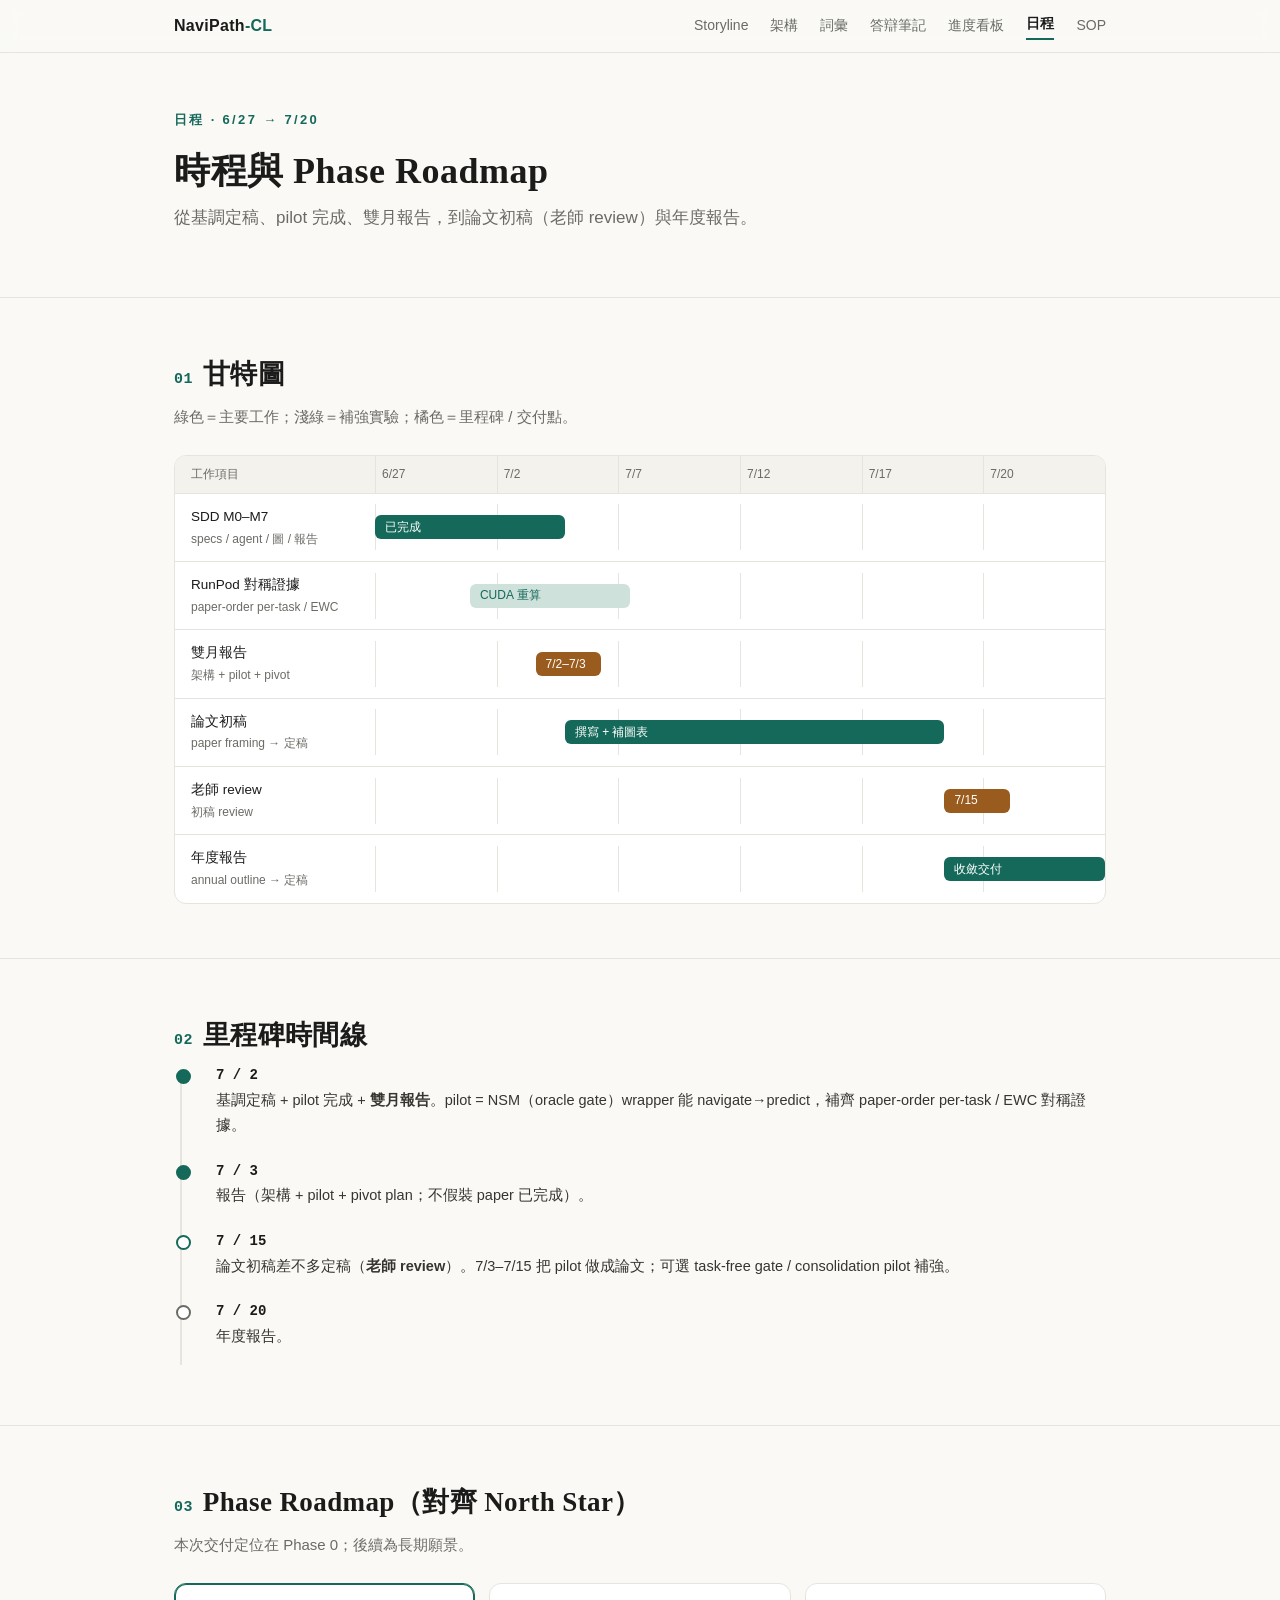
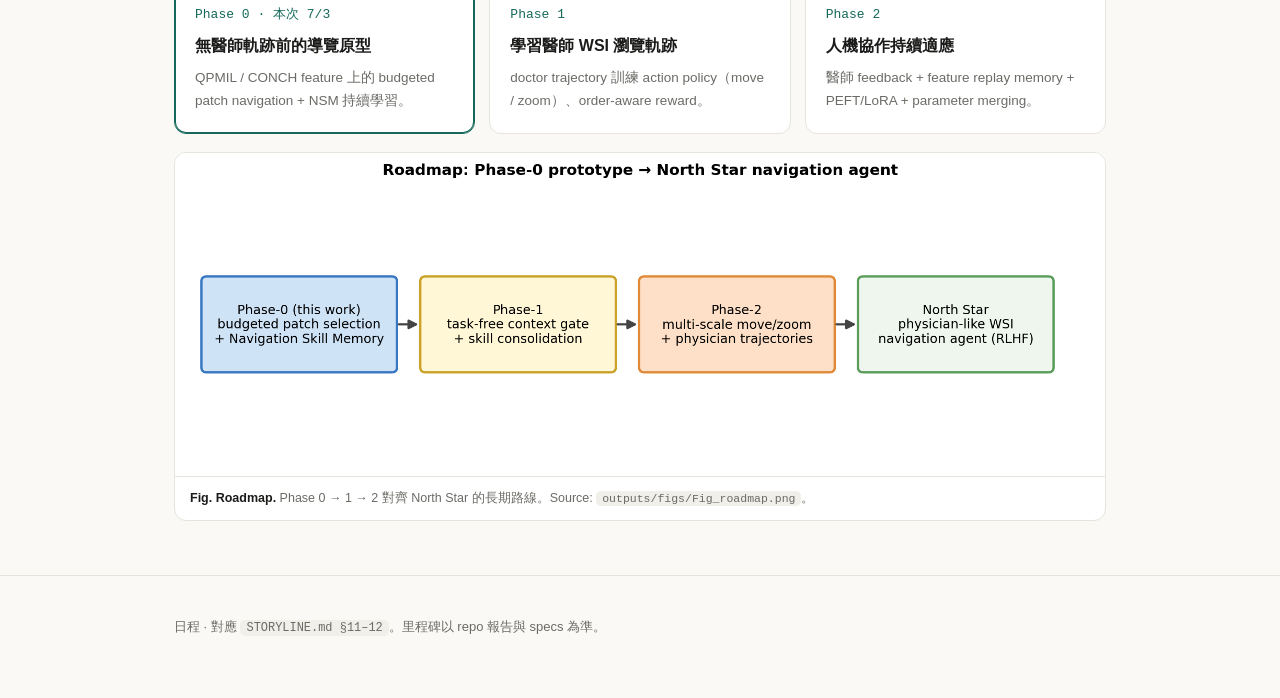
<file: site/schedule.html>
<!DOCTYPE html>
<html lang="zh-Hant">
<head>
<meta charset="UTF-8">
<meta name="viewport" content="width=device-width, initial-scale=1.0">
<title>NaviPath-CL — 日程</title>
<link rel="stylesheet" href="assets/style.css">
</head>
<body>

<nav>
  <div class="inner">
    <span class="brand">NaviPath<span class="cl">-CL</span></span>
    <a class="link" href="index.html">Storyline</a>
    <a class="link" href="architecture.html">架構</a>
    <a class="link" href="glossary.html">詞彙</a>
    <a class="link" href="notes.html">答辯筆記</a>
    <a class="link" href="board.html">進度看板</a>
    <a class="link active" href="schedule.html">日程</a>
    <a class="link" href="sop.html">SOP</a>
  </div>
</nav>

<header class="hero compact">
  <div class="wrap">
    <div class="kicker">日程 · 6/27 → 7/20</div>
    <h1 class="title sm">時程與 Phase Roadmap</h1>
    <p class="subtitle">從基調定稿、pilot 完成、雙月報告，到論文初稿（老師 review）與年度報告。</p>
  </div>
</header>

<section>
  <div class="wrap">
    <h2><span class="sec-no">01</span>甘特圖</h2>
    <p class="sec-sub">綠色＝主要工作；淺綠＝補強實驗；橘色＝里程碑 / 交付點。</p>
    <div class="gantt">
      <div class="head">
        <div class="label" style="padding:8px 16px;">工作項目</div>
        <div class="scale">
          <span>6/27</span><span>7/2</span><span>7/7</span><span>7/12</span><span>7/17</span><span>7/20</span>
        </div>
      </div>

      <div class="row">
        <div class="label">SDD M0–M7<span class="sub">specs / agent / 圖 / 報告</span></div>
        <div class="bars">
          <div class="grid"><span></span><span></span><span></span><span></span><span></span><span></span></div>
          <div class="bar" style="left:0%;width:26%;">已完成</div>
        </div>
      </div>

      <div class="row">
        <div class="label">RunPod 對稱證據<span class="sub">paper-order per-task / EWC</span></div>
        <div class="bars">
          <div class="grid"><span></span><span></span><span></span><span></span><span></span><span></span></div>
          <div class="bar soft" style="left:13%;width:22%;">CUDA 重算</div>
        </div>
      </div>

      <div class="row">
        <div class="label">雙月報告<span class="sub">架構 + pilot + pivot</span></div>
        <div class="bars">
          <div class="grid"><span></span><span></span><span></span><span></span><span></span><span></span></div>
          <div class="bar mark" style="left:22%;width:9%;">7/2–7/3</div>
        </div>
      </div>

      <div class="row">
        <div class="label">論文初稿<span class="sub">paper framing → 定稿</span></div>
        <div class="bars">
          <div class="grid"><span></span><span></span><span></span><span></span><span></span><span></span></div>
          <div class="bar" style="left:26%;width:52%;">撰寫 + 補圖表</div>
        </div>
      </div>

      <div class="row">
        <div class="label">老師 review<span class="sub">初稿 review</span></div>
        <div class="bars">
          <div class="grid"><span></span><span></span><span></span><span></span><span></span><span></span></div>
          <div class="bar mark" style="left:78%;width:9%;">7/15</div>
        </div>
      </div>

      <div class="row">
        <div class="label">年度報告<span class="sub">annual outline → 定稿</span></div>
        <div class="bars">
          <div class="grid"><span></span><span></span><span></span><span></span><span></span><span></span></div>
          <div class="bar" style="left:78%;width:22%;">收斂交付</div>
        </div>
      </div>
    </div>
  </div>
</section>

<section>
  <div class="wrap">
    <h2><span class="sec-no">02</span>里程碑時間線</h2>
    <div class="timeline">
      <div class="tl done">
        <div class="date">7 / 2</div>
        <div class="what">基調定稿 + pilot 完成 + <strong>雙月報告</strong>。pilot = NSM（oracle gate）wrapper 能 navigate→predict，補齊 paper-order per-task / EWC 對稱證據。</div>
      </div>
      <div class="tl done">
        <div class="date">7 / 3</div>
        <div class="what">報告（架構 + pilot + pivot plan；不假裝 paper 已完成）。</div>
      </div>
      <div class="tl">
        <div class="date">7 / 15</div>
        <div class="what">論文初稿差不多定稿（<strong>老師 review</strong>）。7/3–7/15 把 pilot 做成論文；可選 task-free gate / consolidation pilot 補強。</div>
      </div>
      <div class="tl dim">
        <div class="date">7 / 20</div>
        <div class="what">年度報告。</div>
      </div>
    </div>
  </div>
</section>

<section>
  <div class="wrap">
    <h2><span class="sec-no">03</span>Phase Roadmap（對齊 North Star）</h2>
    <p class="sec-sub">本次交付定位在 Phase 0；後續為長期願景。</p>
    <div class="road">
      <div class="phase now">
        <div class="p">Phase 0 · 本次 7/3</div>
        <h4>無醫師軌跡前的導覽原型</h4>
        <p>QPMIL / CONCH feature 上的 budgeted patch navigation + NSM 持續學習。</p>
      </div>
      <div class="phase">
        <div class="p">Phase 1</div>
        <h4>學習醫師 WSI 瀏覽軌跡</h4>
        <p>doctor trajectory 訓練 action policy（move / zoom）、order-aware reward。</p>
      </div>
      <div class="phase">
        <div class="p">Phase 2</div>
        <h4>人機協作持續適應</h4>
        <p>醫師 feedback + feature replay memory + PEFT/LoRA + parameter merging。</p>
      </div>
    </div>
    <figure class="fig">
      <img src="figs/Fig_roadmap.png" alt="Roadmap figure">
      <figcaption><b>Fig.&nbsp;Roadmap.</b> Phase 0 → 1 → 2 對齊 North Star 的長期路線。Source: <code>outputs/figs/Fig_roadmap.png</code>。</figcaption>
    </figure>
  </div>
</section>

<footer>
  <div class="wrap">
    日程 · 對應 <code>STORYLINE.md §11–12</code>。里程碑以 repo 報告與 specs 為準。
  </div>
</footer>

</body>
</html>
</file>
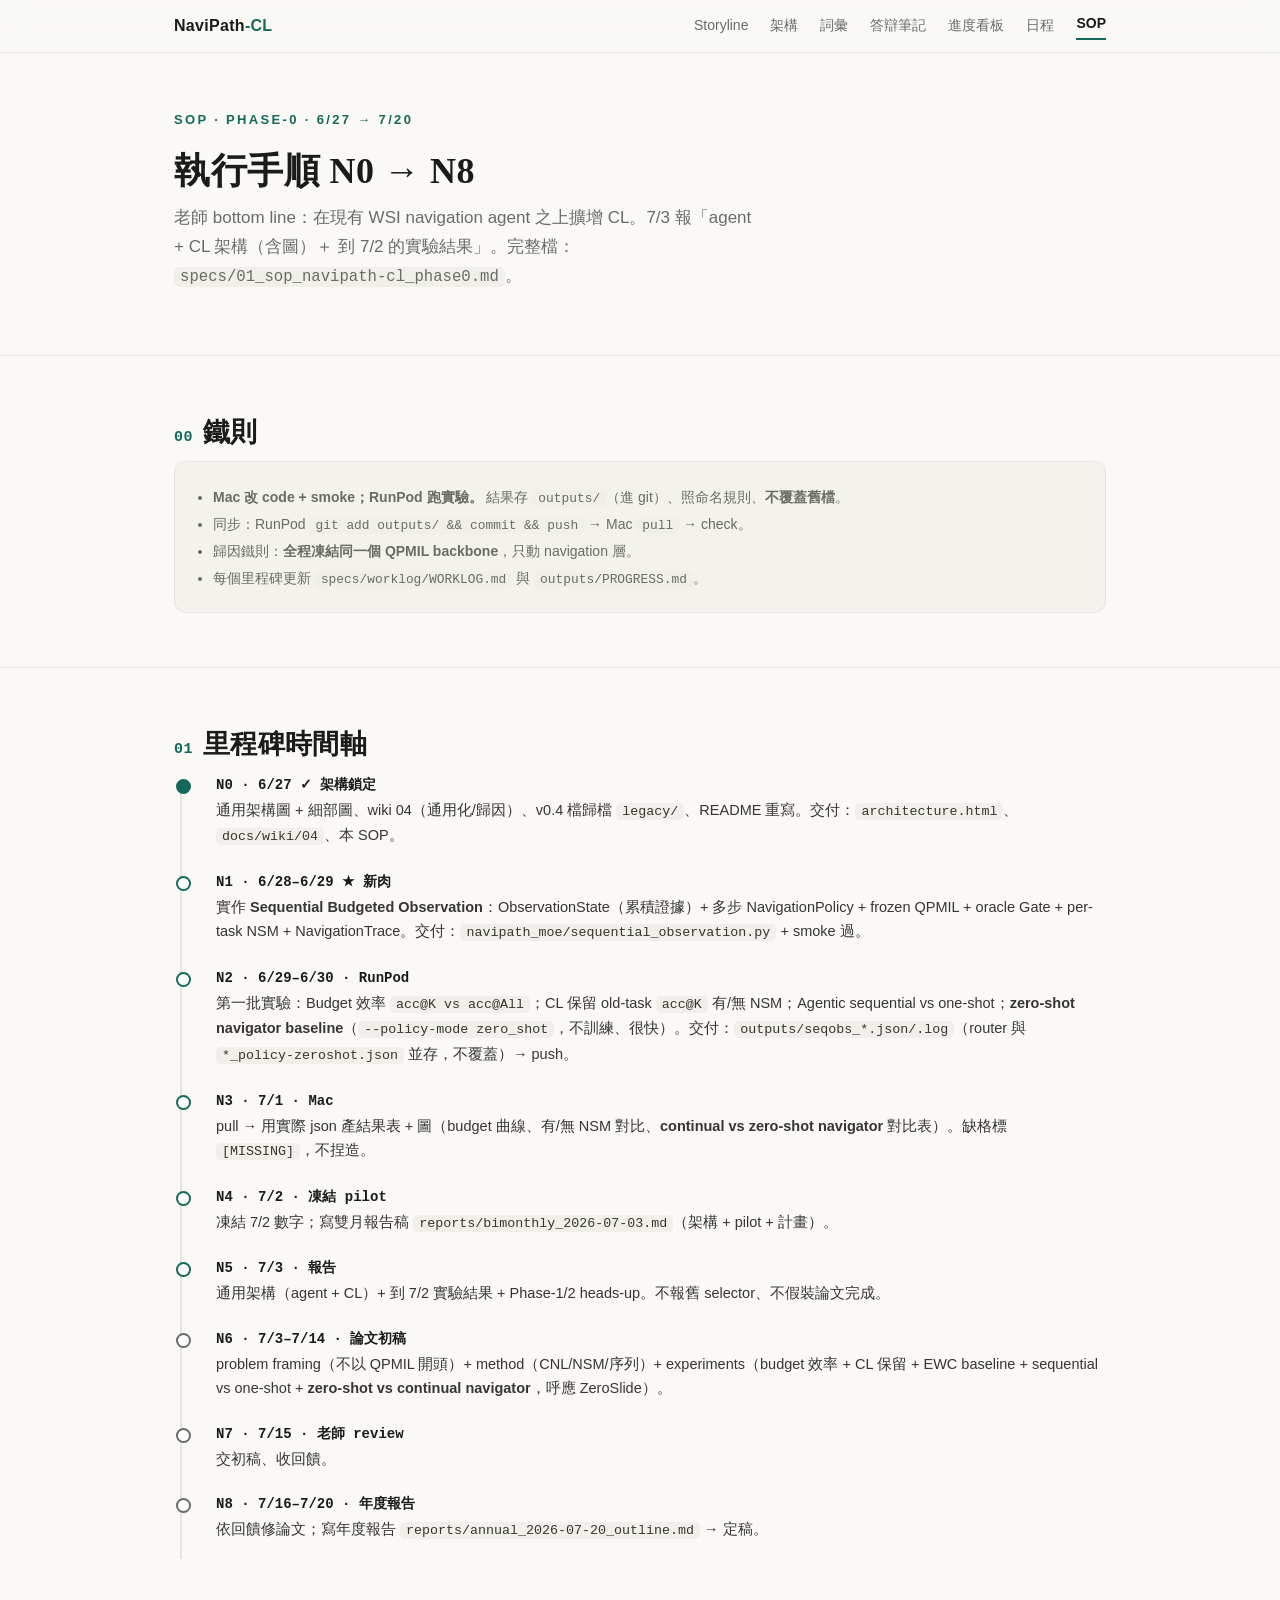
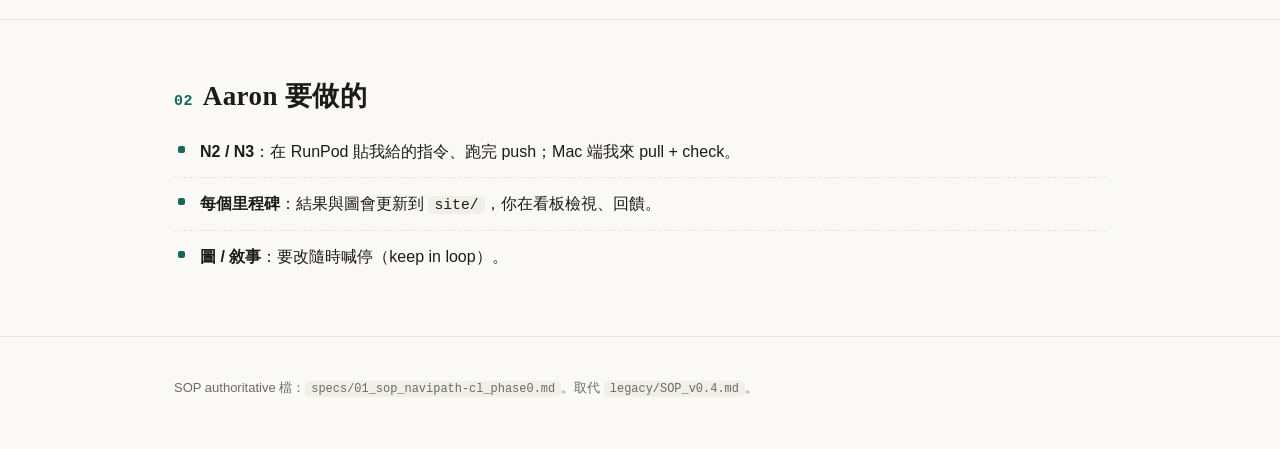
<file: site/sop.html>
<!DOCTYPE html>
<html lang="zh-Hant">
<head>
<meta charset="UTF-8">
<meta name="viewport" content="width=device-width, initial-scale=1.0">
<title>NaviPath-CL — SOP</title>
<link rel="stylesheet" href="assets/style.css">
</head>
<body>

<nav>
  <div class="inner">
    <span class="brand">NaviPath<span class="cl">-CL</span></span>
    <a class="link" href="index.html">Storyline</a>
    <a class="link" href="architecture.html">架構</a>
    <a class="link" href="glossary.html">詞彙</a>
    <a class="link" href="notes.html">答辯筆記</a>
    <a class="link" href="board.html">進度看板</a>
    <a class="link" href="schedule.html">日程</a>
    <a class="link active" href="sop.html">SOP</a>
  </div>
</nav>

<header class="hero compact">
  <div class="wrap">
    <div class="kicker">SOP · Phase-0 · 6/27 → 7/20</div>
    <h1 class="title sm">執行手順 N0 → N8</h1>
    <p class="subtitle">老師 bottom line：在現有 WSI navigation agent 之上擴增 CL。7/3 報「agent + CL 架構（含圖）＋ 到 7/2 的實驗結果」。完整檔：<code>specs/01_sop_navipath-cl_phase0.md</code>。</p>
  </div>
</header>

<section>
  <div class="wrap">
    <h2><span class="sec-no">00</span>鐵則</h2>
    <div class="note lock">
      <ul>
        <li><strong>Mac 改 code + smoke；RunPod 跑實驗。</strong> 結果存 <code>outputs/</code>（進 git）、照命名規則、<strong>不覆蓋舊檔</strong>。</li>
        <li>同步：RunPod <code>git add outputs/ &amp;&amp; commit &amp;&amp; push</code> → Mac <code>pull</code> → check。</li>
        <li>歸因鐵則：<strong>全程凍結同一個 QPMIL backbone</strong>，只動 navigation 層。</li>
        <li>每個里程碑更新 <code>specs/worklog/WORKLOG.md</code> 與 <code>outputs/PROGRESS.md</code>。</li>
      </ul>
    </div>
  </div>
</section>

<section>
  <div class="wrap">
    <h2><span class="sec-no">01</span>里程碑時間軸</h2>
    <div class="timeline">
      <div class="tl done">
        <div class="date">N0 · 6/27 ✓ 架構鎖定</div>
        <div class="what">通用架構圖 + 細部圖、wiki 04（通用化/歸因）、v0.4 檔歸檔 <code>legacy/</code>、README 重寫。交付：<code>architecture.html</code>、<code>docs/wiki/04</code>、本 SOP。</div>
      </div>
      <div class="tl">
        <div class="date">N1 · 6/28–6/29 ★ 新肉</div>
        <div class="what">實作 <strong>Sequential Budgeted Observation</strong>：ObservationState（累積證據）+ 多步 NavigationPolicy + frozen QPMIL + oracle Gate + per-task NSM + NavigationTrace。交付：<code>navipath_moe/sequential_observation.py</code> + smoke 過。</div>
      </div>
      <div class="tl">
        <div class="date">N2 · 6/29–6/30 · RunPod</div>
        <div class="what">第一批實驗：Budget 效率 <code>acc@K vs acc@All</code>；CL 保留 old-task <code>acc@K</code> 有/無 NSM；Agentic sequential vs one-shot；<strong>zero-shot navigator baseline</strong>（<code>--policy-mode zero_shot</code>，不訓練、很快）。交付：<code>outputs/seqobs_*.json/.log</code>（router 與 <code>*_policy-zeroshot.json</code> 並存，不覆蓋）→ push。</div>
      </div>
      <div class="tl">
        <div class="date">N3 · 7/1 · Mac</div>
        <div class="what">pull → 用實際 json 產結果表 + 圖（budget 曲線、有/無 NSM 對比、<strong>continual vs zero-shot navigator</strong> 對比表）。缺格標 <code>[MISSING]</code>，不捏造。</div>
      </div>
      <div class="tl">
        <div class="date">N4 · 7/2 · 凍結 pilot</div>
        <div class="what">凍結 7/2 數字；寫雙月報告稿 <code>reports/bimonthly_2026-07-03.md</code>（架構 + pilot + 計畫）。</div>
      </div>
      <div class="tl">
        <div class="date">N5 · 7/3 · 報告</div>
        <div class="what">通用架構（agent + CL）+ 到 7/2 實驗結果 + Phase-1/2 heads-up。不報舊 selector、不假裝論文完成。</div>
      </div>
      <div class="tl dim">
        <div class="date">N6 · 7/3–7/14 · 論文初稿</div>
        <div class="what">problem framing（不以 QPMIL 開頭）+ method（CNL/NSM/序列）+ experiments（budget 效率 + CL 保留 + EWC baseline + sequential vs one-shot + <strong>zero-shot vs continual navigator</strong>，呼應 ZeroSlide）。</div>
      </div>
      <div class="tl dim">
        <div class="date">N7 · 7/15 · 老師 review</div>
        <div class="what">交初稿、收回饋。</div>
      </div>
      <div class="tl dim">
        <div class="date">N8 · 7/16–7/20 · 年度報告</div>
        <div class="what">依回饋修論文；寫年度報告 <code>reports/annual_2026-07-20_outline.md</code> → 定稿。</div>
      </div>
    </div>
  </div>
</section>

<section>
  <div class="wrap">
    <h2><span class="sec-no">02</span>Aaron 要做的</h2>
    <ul class="clean">
      <li><span class="q">N2 / N3</span>：在 RunPod 貼我給的指令、跑完 push；Mac 端我來 pull + check。</li>
      <li><span class="q">每個里程碑</span>：結果與圖會更新到 <code>site/</code>，你在看板檢視、回饋。</li>
      <li><span class="q">圖 / 敘事</span>：要改隨時喊停（keep in loop）。</li>
    </ul>
  </div>
</section>

<footer>
  <div class="wrap">SOP authoritative 檔：<code>specs/01_sop_navipath-cl_phase0.md</code>。取代 <code>legacy/SOP_v0.4.md</code>。</div>
</footer>

</body>
</html>
</file>
<file: site/assets/style.css>
:root{
  --bg:#faf9f6;
  --surface:#ffffff;
  --ink:#1b1b1a;
  --muted:#6b6b66;
  --line:#e6e4dd;
  --accent:#15695a;
  --accent-soft:#e7f0ed;
  --warn:#9a5b1e;
  --warn-soft:#f6ecdf;
  --bad:#a23a32;
  --bad-soft:#f6e4e1;
  --good:#15695a;
  --maxw:980px;
  --serif:"Songti TC","Noto Serif CJK TC","Noto Serif TC",Georgia,"Times New Roman",serif;
  --sans:-apple-system,BlinkMacSystemFont,"PingFang TC","Noto Sans CJK TC","Microsoft JhengHei",sans-serif;
  --mono:"SF Mono",ui-monospace,"JetBrains Mono",Menlo,Consolas,monospace;
}
*{box-sizing:border-box;}
html{scroll-behavior:smooth;}
body{
  margin:0;background:var(--bg);color:var(--ink);
  font-family:var(--sans);line-height:1.7;
  -webkit-font-smoothing:antialiased;font-size:16px;
}
a{color:var(--accent);text-decoration:none;}
a:hover{text-decoration:underline;}
code{font-family:var(--mono);font-size:.92em;background:#f0efe9;padding:1px 6px;border-radius:5px;}

/* top nav */
nav{
  position:sticky;top:0;z-index:50;
  background:rgba(250,249,246,.85);backdrop-filter:blur(10px);
  border-bottom:1px solid var(--line);
}
nav .inner{
  max-width:var(--maxw);margin:0 auto;padding:12px 24px;
  display:flex;gap:22px;align-items:center;flex-wrap:wrap;
}
nav .brand{font-weight:700;letter-spacing:.3px;margin-right:auto;}
nav .brand .cl{color:var(--accent);}
nav a.link{color:var(--muted);font-size:14px;}
nav a.link:hover{color:var(--ink);text-decoration:none;}
nav a.link.active{color:var(--ink);font-weight:600;border-bottom:2px solid var(--accent);padding-bottom:2px;}

.wrap{max-width:var(--maxw);margin:0 auto;padding:0 24px;}

/* hero */
header.hero{padding:72px 0 48px;border-bottom:1px solid var(--line);}
header.hero.compact{padding:56px 0 36px;}
.kicker{
  font-size:13px;letter-spacing:.18em;text-transform:uppercase;
  color:var(--accent);font-weight:600;margin-bottom:18px;
}
h1.title{
  font-family:var(--serif);font-weight:600;
  font-size:clamp(30px,5vw,46px);line-height:1.25;margin:0 0 10px;
  letter-spacing:.5px;
}
h1.title.sm{font-size:clamp(26px,4vw,36px);}
.subtitle{font-size:17px;color:var(--muted);max-width:62ch;margin:0 0 28px;}
.lede{
  font-size:18px;max-width:64ch;border-left:3px solid var(--accent);
  padding:4px 0 4px 20px;color:#2c2c2a;
}
.lede strong{color:var(--accent);}

.badges{display:flex;gap:12px;flex-wrap:wrap;margin-top:30px;}
.badge{
  border:1px solid var(--line);background:var(--surface);
  border-radius:10px;padding:12px 16px;max-width:330px;
}
.badge .h{font-size:12px;letter-spacing:.08em;text-transform:uppercase;color:var(--muted);margin-bottom:4px;}
.badge .b{font-size:14.5px;}
.badge.alt{background:var(--accent-soft);border-color:#cfe1db;}

/* sections */
section{padding:54px 0;border-bottom:1px solid var(--line);}
section h2{
  font-family:var(--serif);font-weight:600;font-size:27px;
  margin:0 0 6px;letter-spacing:.4px;
}
section .sec-sub{color:var(--muted);margin:0 0 26px;font-size:15px;}
.sec-no{color:var(--accent);font-family:var(--mono);font-size:15px;margin-right:10px;}

/* figures */
figure.fig{margin:18px 0 0;border:1px solid var(--line);border-radius:12px;overflow:hidden;background:var(--surface);}
figure.fig img{display:block;width:100%;height:auto;}
figure.fig figcaption{font-size:12.5px;color:var(--muted);padding:11px 15px;border-top:1px solid var(--line);}
figure.fig figcaption b{color:var(--ink);font-weight:600;}

/* naming grid */
.grid2{display:grid;grid-template-columns:1fr 1fr;gap:14px;}
@media(max-width:720px){.grid2{grid-template-columns:1fr;}}
.namecard{background:var(--surface);border:1px solid var(--line);border-radius:12px;padding:18px 20px;}
.namecard .role{font-size:13px;color:var(--muted);margin-bottom:6px;}
.namecard .name{font-weight:700;font-size:18px;}
.namecard .name .full{font-weight:400;color:var(--muted);font-size:14px;display:block;margin-top:2px;}

/* two languages */
.lang{display:grid;grid-template-columns:1fr 1fr;gap:16px;}
@media(max-width:720px){.lang{grid-template-columns:1fr;}}
.langcard{border:1px solid var(--line);border-radius:12px;padding:20px 22px;background:var(--surface);}
.langcard h3{margin:0 0 8px;font-size:16px;}
.langcard .who{font-size:12px;letter-spacing:.08em;text-transform:uppercase;color:var(--accent);margin-bottom:10px;}

/* clean list */
ul.clean{list-style:none;padding:0;margin:0;}
ul.clean li{padding:12px 0 12px 26px;position:relative;border-bottom:1px dashed var(--line);}
ul.clean li:last-child{border-bottom:none;}
ul.clean li::before{content:"";position:absolute;left:4px;top:20px;width:7px;height:7px;border-radius:2px;background:var(--accent);}
ul.clean li .q{font-weight:600;}

/* decision tree */
.tree{background:#1d2521;color:#e8efe9;border-radius:14px;padding:26px 28px;font-family:var(--mono);font-size:14px;line-height:1.9;overflow-x:auto;}
.tree .q{color:#8fd6c1;}
.tree .no{color:#e8a07f;}
.tree .yes{color:#9fd07f;}
.tree .concl{color:#fff;border-top:1px solid #34433c;margin-top:12px;padding-top:12px;display:block;}

/* table */
.tablewrap{overflow-x:auto;border:1px solid var(--line);border-radius:12px;}
table{border-collapse:collapse;width:100%;font-size:14.5px;background:var(--surface);}
th,td{text-align:left;padding:13px 16px;border-bottom:1px solid var(--line);vertical-align:top;}
th{background:#f3f2ec;font-weight:600;font-size:13px;letter-spacing:.03em;color:#43433f;}
tr:last-child td{border-bottom:none;}
.pill{display:inline-block;font-size:12px;padding:2px 9px;border-radius:999px;font-weight:600;}
.pill.done{background:var(--accent-soft);color:var(--accent);}
.pill.wip{background:var(--warn-soft);color:var(--warn);}
.pill.todo{background:#eceae3;color:var(--muted);}

/* stat cards */
.stats{display:grid;grid-template-columns:repeat(4,1fr);gap:14px;}
@media(max-width:820px){.stats{grid-template-columns:1fr 1fr;}}
@media(max-width:460px){.stats{grid-template-columns:1fr;}}
.stat{border:1px solid var(--line);border-radius:12px;padding:18px;background:var(--surface);}
.stat .num{font-family:var(--serif);font-size:30px;font-weight:600;line-height:1;}
.stat .num.good{color:var(--good);}
.stat .num.bad{color:var(--bad);}
.stat .lab{font-size:13px;color:var(--muted);margin-top:8px;}
.stat .cmp{font-size:12px;color:var(--muted);margin-top:4px;}

/* architecture flow */
.flow{display:flex;flex-direction:column;gap:14px;}
.flowrow{display:flex;gap:10px;align-items:stretch;flex-wrap:wrap;}
.node{flex:1;min-width:150px;border:1px solid var(--line);border-radius:10px;padding:13px 15px;background:var(--surface);}
.node .t{font-weight:600;font-size:14.5px;}
.node .d{font-size:12.5px;color:var(--muted);margin-top:3px;}
.node.cnl{background:var(--accent-soft);border-color:#cfe1db;}
.arrow{align-self:center;color:var(--muted);font-size:20px;}
.layerlabel{font-size:12px;letter-spacing:.1em;text-transform:uppercase;color:var(--accent);font-weight:600;margin:6px 0 2px;}

/* roadmap */
.road{display:grid;grid-template-columns:repeat(3,1fr);gap:14px;}
@media(max-width:720px){.road{grid-template-columns:1fr;}}
.phase{border:1px solid var(--line);border-radius:12px;padding:20px;background:var(--surface);}
.phase.now{border-color:var(--accent);box-shadow:inset 0 0 0 1px var(--accent);}
.phase .p{font-family:var(--mono);font-size:13px;color:var(--accent);}
.phase h4{margin:6px 0 8px;font-size:16px;}
.phase p{margin:0;font-size:13.5px;color:var(--muted);}

/* timeline */
.timeline{position:relative;padding-left:24px;}
.timeline::before{content:"";position:absolute;left:6px;top:6px;bottom:6px;width:2px;background:var(--line);}
.tl{position:relative;padding:0 0 22px 18px;}
.tl::before{content:"";position:absolute;left:-22px;top:5px;width:11px;height:11px;border-radius:50%;background:var(--surface);border:2px solid var(--accent);}
.tl.dim::before{border-color:var(--muted);}
.tl.done::before{background:var(--accent);}
.tl .date{font-family:var(--mono);font-weight:600;font-size:14px;}
.tl .what{font-size:14.5px;color:#36352f;}

/* notes */
.note{border-radius:12px;padding:18px 20px;font-size:14px;}
.note.warn{background:var(--warn-soft);border:1px solid #ecd9bf;}
.note.lock{background:#f3f2ec;border:1px solid var(--line);color:var(--muted);}
.note h4{margin:0 0 8px;font-size:14px;letter-spacing:.04em;text-transform:uppercase;}
.note ul{margin:6px 0 0;padding-left:18px;}
.note li{margin:3px 0;}

/* progress summary bar */
.progress{display:flex;align-items:center;gap:16px;flex-wrap:wrap;margin:0 0 8px;}
.progress .track{flex:1;min-width:220px;height:10px;border-radius:999px;background:#eceae3;overflow:hidden;}
.progress .fill{height:100%;background:var(--accent);}
.progress .pct{font-family:var(--serif);font-size:24px;font-weight:600;color:var(--accent);}

/* kanban */
.kanban{display:grid;grid-template-columns:repeat(3,1fr);gap:16px;}
@media(max-width:820px){.kanban{grid-template-columns:1fr;}}
.col{background:#f5f4ee;border:1px solid var(--line);border-radius:12px;padding:14px;}
.col h3{margin:2px 4px 12px;font-size:14px;letter-spacing:.04em;text-transform:uppercase;color:var(--muted);display:flex;justify-content:space-between;}
.col h3 .n{color:var(--accent);}
.task{background:var(--surface);border:1px solid var(--line);border-left:3px solid var(--line);border-radius:9px;padding:12px 13px;margin-bottom:10px;}
.task:last-child{margin-bottom:0;}
.task.done{border-left-color:var(--accent);}
.task.wip{border-left-color:var(--warn);}
.task.todo{border-left-color:var(--muted);}
.task .id{font-family:var(--mono);font-size:12px;color:var(--accent);}
.task .ti{font-weight:600;font-size:14px;margin:2px 0 3px;}
.task .ds{font-size:12.5px;color:var(--muted);}

/* gantt */
.gantt{border:1px solid var(--line);border-radius:12px;overflow:hidden;background:var(--surface);}
.gantt .head,.gantt .row{display:grid;grid-template-columns:200px 1fr;align-items:center;}
.gantt .head{background:#f3f2ec;font-size:12px;color:var(--muted);}
.gantt .head .scale{display:flex;}
.gantt .head .scale span{flex:1;padding:8px 6px;border-left:1px solid var(--line);}
.gantt .row{border-top:1px solid var(--line);}
.gantt .row .label{padding:12px 16px;font-size:13.5px;}
.gantt .row .label .sub{display:block;color:var(--muted);font-size:12px;}
.gantt .bars{position:relative;height:46px;}
.gantt .bar{position:absolute;top:11px;height:24px;border-radius:6px;background:var(--accent);display:flex;align-items:center;padding:0 10px;color:#fff;font-size:12px;white-space:nowrap;}
.gantt .bar.soft{background:#cfe1db;color:var(--accent);}
.gantt .bar.mark{background:var(--warn);}
.gantt .grid{position:absolute;inset:0;display:flex;pointer-events:none;}
.gantt .grid span{flex:1;border-left:1px solid var(--line);}

footer{padding:40px 0 60px;color:var(--muted);font-size:13px;}

@media print{
  nav{position:static;}
  section{break-inside:avoid;}
  .tree{background:#fff;color:#000;border:1px solid #999;}
  figure.fig{break-inside:avoid;}
}
</file>
